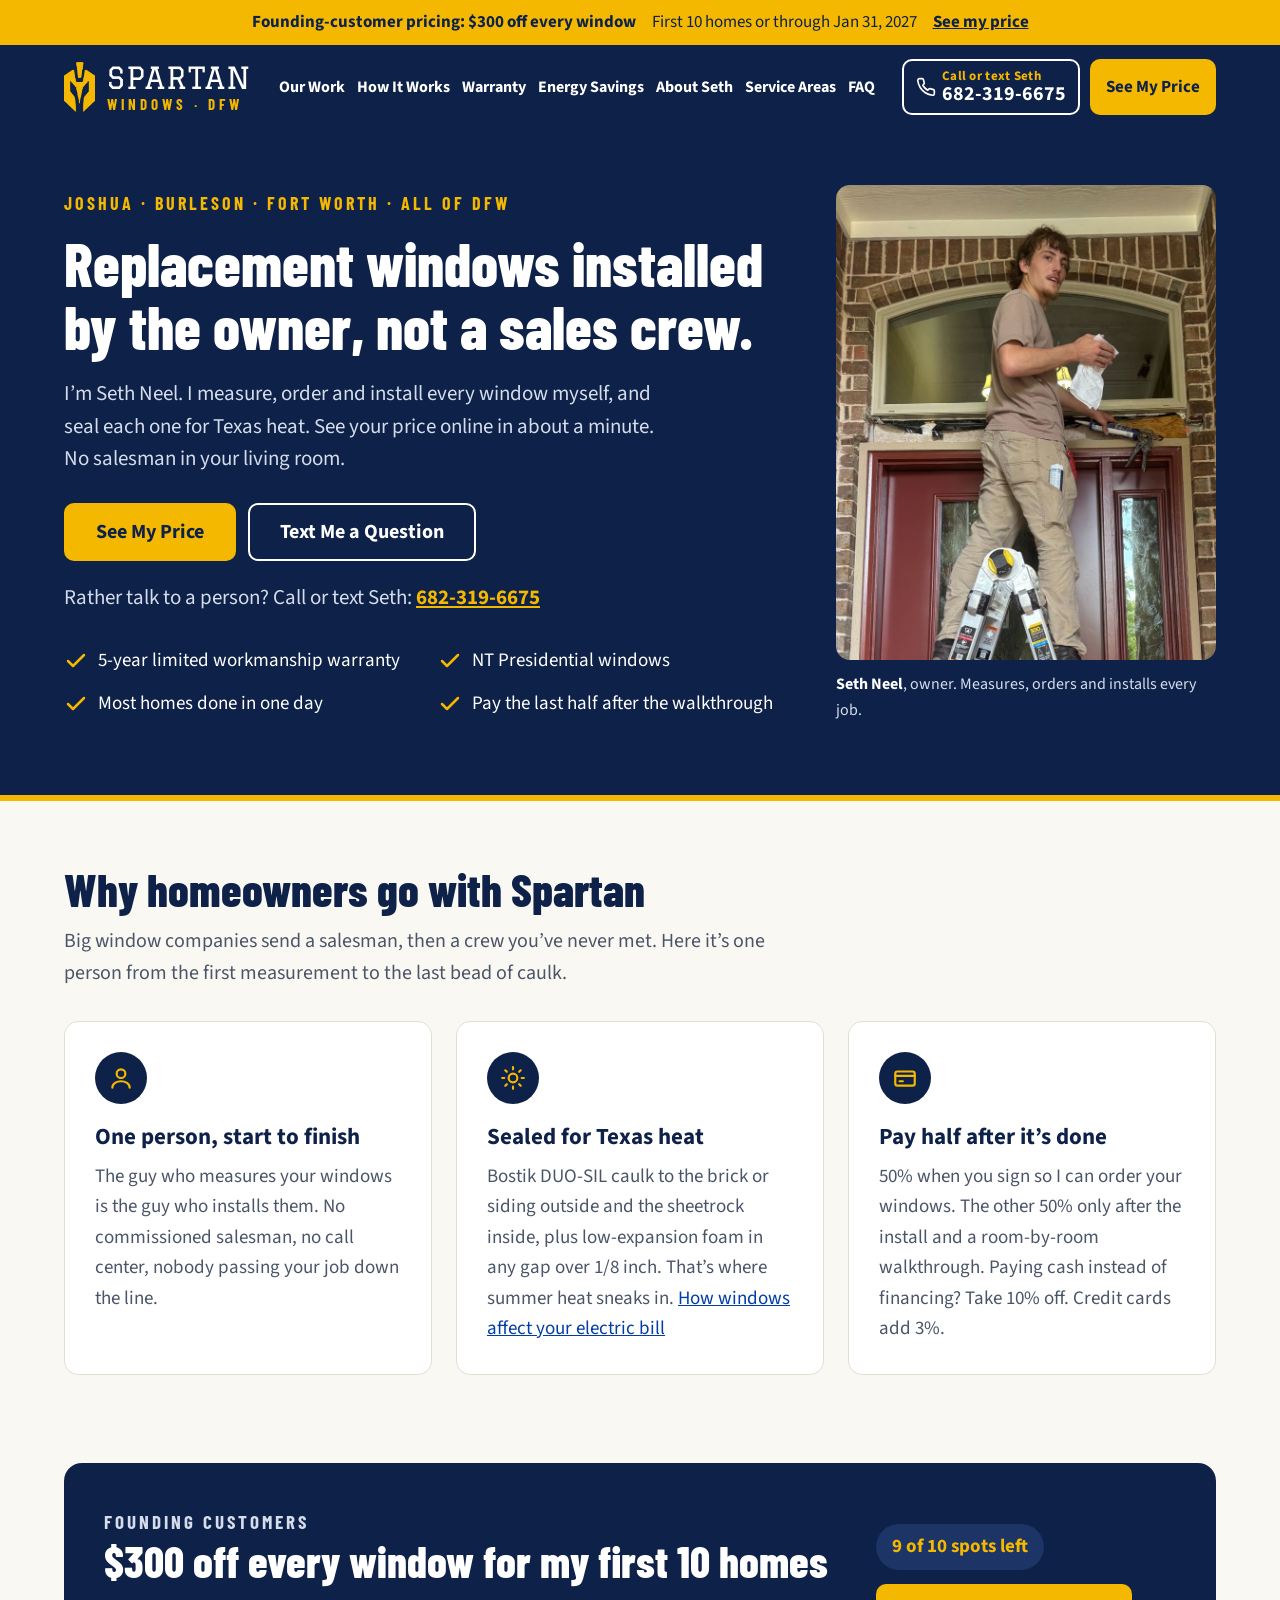
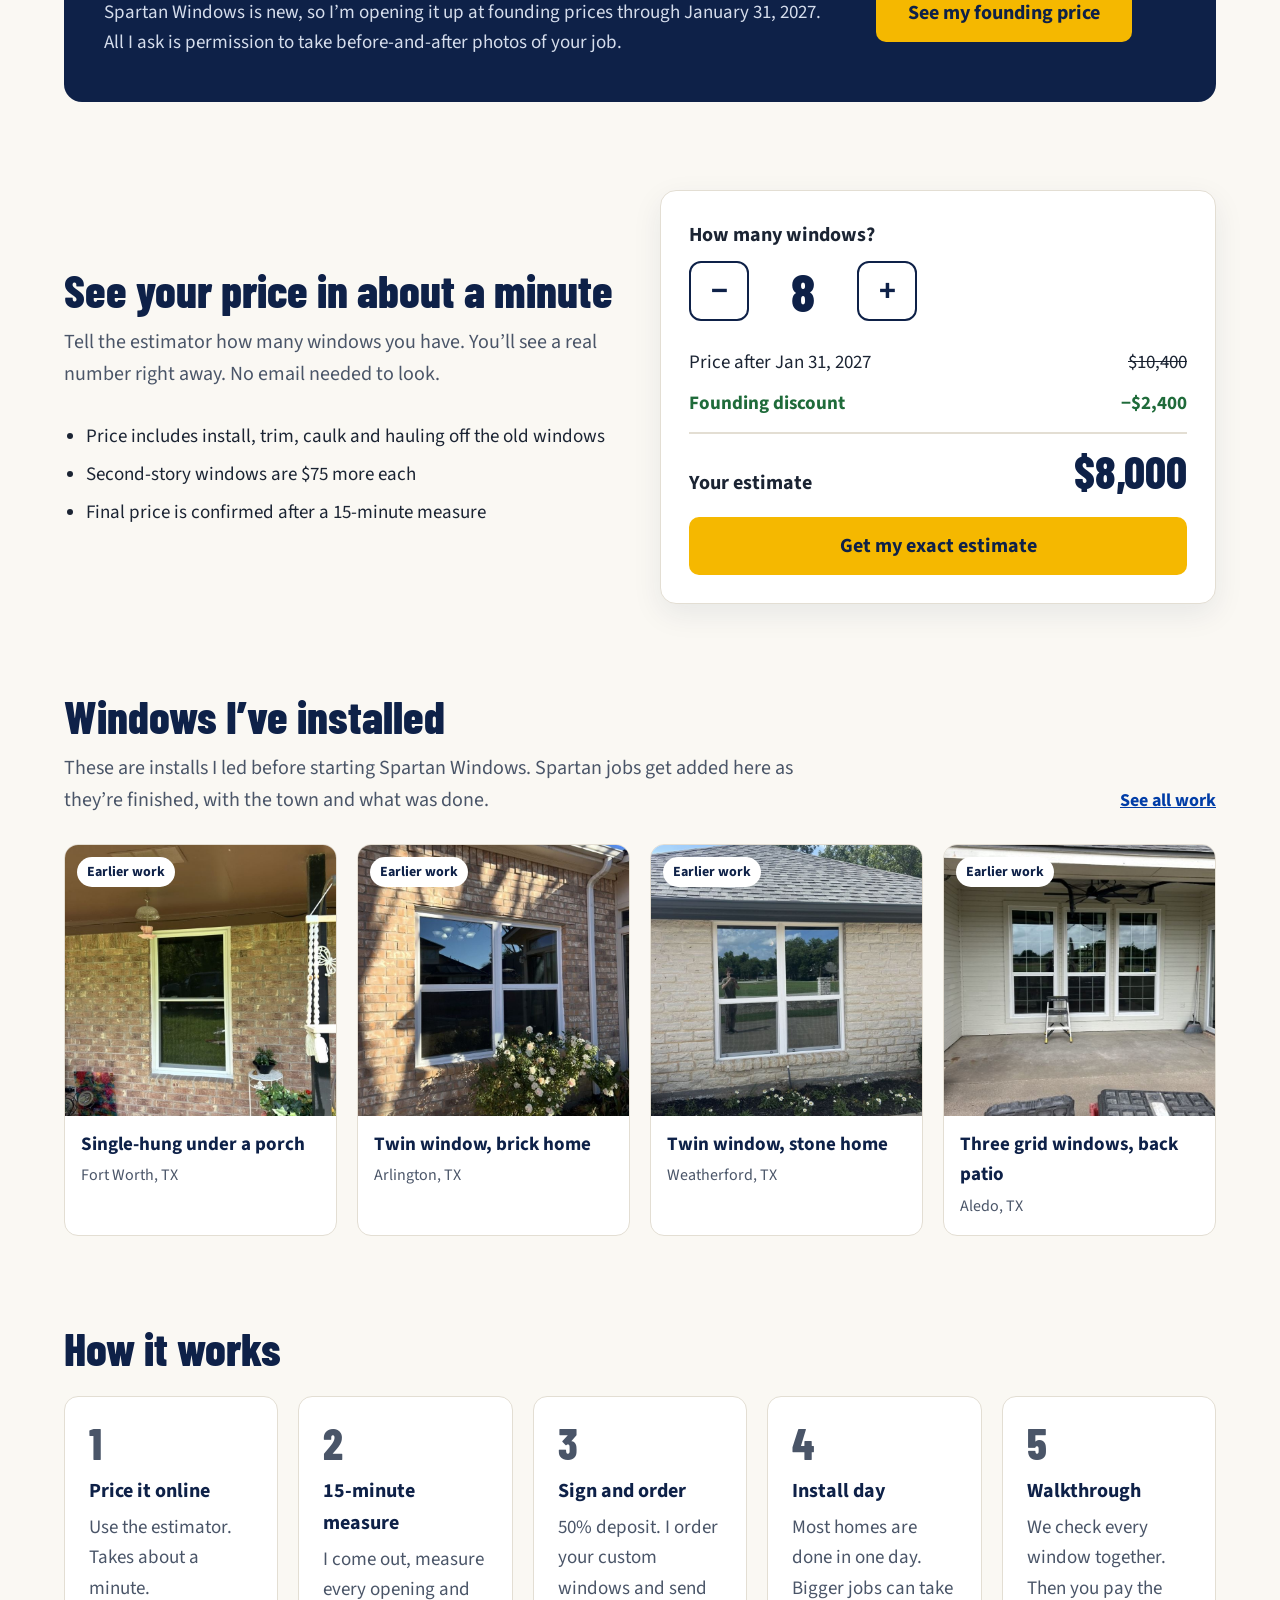
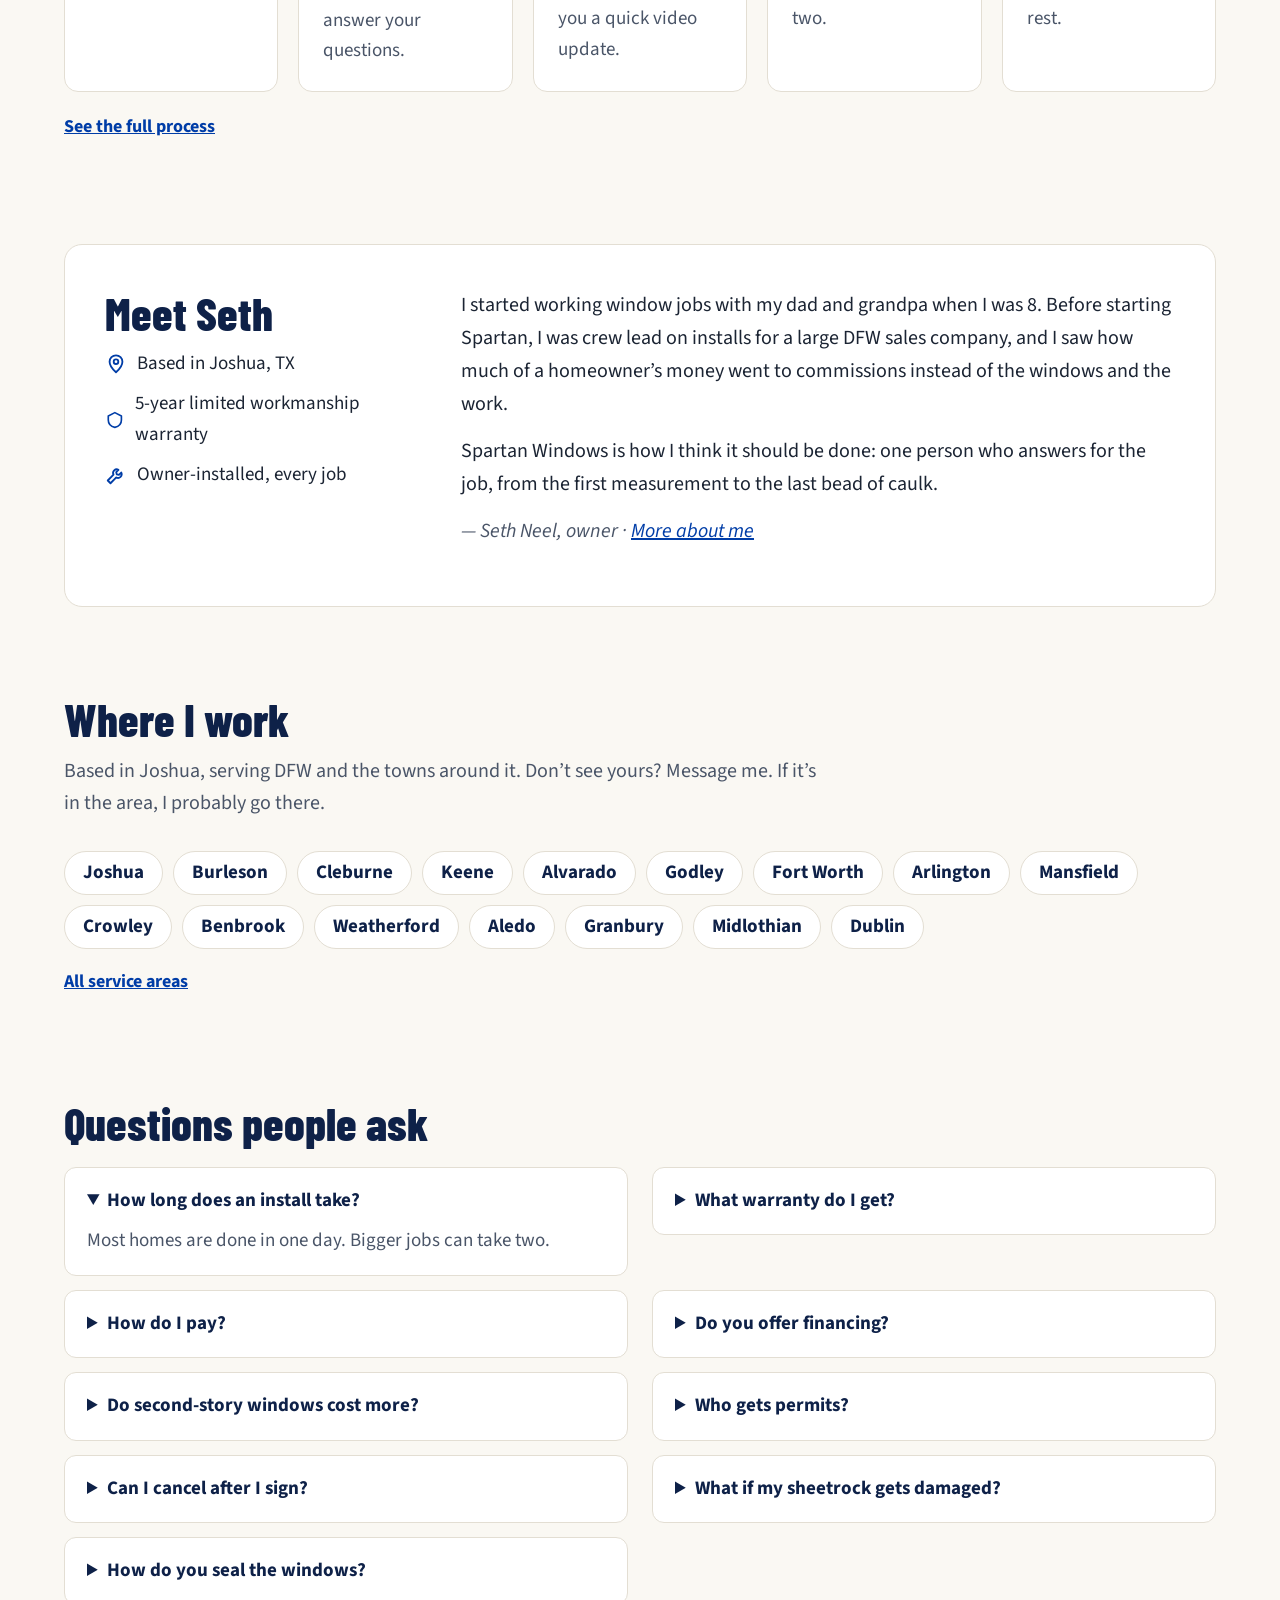
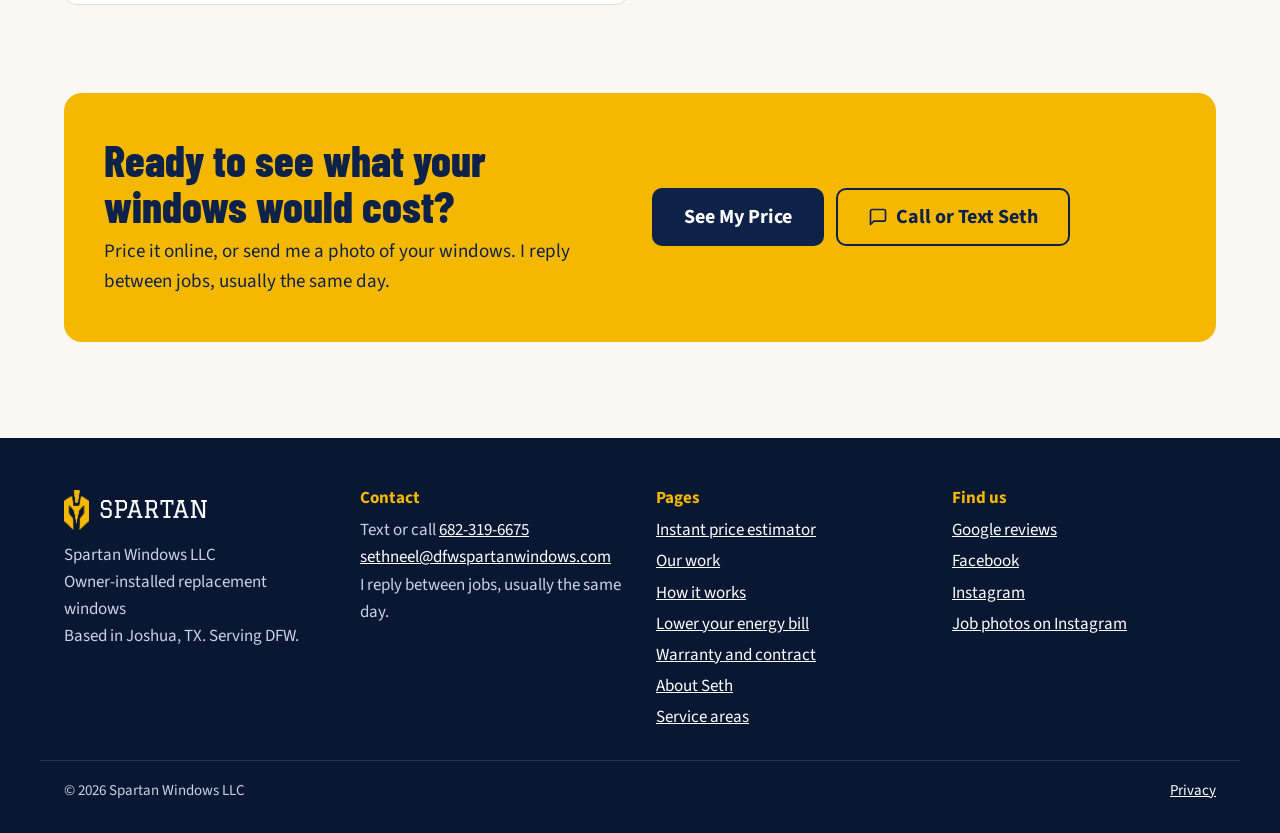
<file: index.html>
<!DOCTYPE html>
<html lang="en">
<head>
<!-- Google tag -->
<script async src="https://www.googletagmanager.com/gtm.js?id=GTM-5QS2S97G"></script>
<script>
  window.dataLayer = window.dataLayer || [];
  function gtag(){dataLayer.push(arguments);}
  gtag('js', new Date());
</script>
<!-- End Google tag -->
<meta charset="UTF-8">
<meta name="viewport" content="width=device-width, initial-scale=1.0">
<title>Replacement Windows in Joshua, Burleson &amp; Fort Worth | Spartan Windows</title>
<meta name="description" content="Owner-installed NT Presidential replacement windows in Joshua, Burleson, Fort Worth and DFW. No salesmen. See your price online in about a minute.">
<link rel="canonical" href="https://www.dfwspartanwindows.com/">
<meta property="og:title" content="Replacement Windows in Joshua, Burleson &amp; Fort Worth | Spartan Windows">
<meta property="og:description" content="Owner-installed NT Presidential replacement windows in Joshua, Burleson, Fort Worth and DFW. No salesmen. See your price online in about a minute.">
<meta property="og:image" content="https://www.dfwspartanwindows.com/banner.jpg">
<meta property="og:url" content="https://www.dfwspartanwindows.com/">
<meta property="og:type" content="website">
<meta property="og:site_name" content="Spartan Windows">
<meta name="theme-color" content="#0E2148">
<link rel="icon" href="favicon.ico" sizes="any">
<link rel="icon" type="image/png" href="img/favicon-32.png">
<link rel="apple-touch-icon" href="apple-touch-icon.png">
<link rel="preload" href="fonts/barlow-condensed-latin-800-normal.woff2" as="font" type="font/woff2" crossorigin>
<link rel="preload" href="fonts/source-sans-3-latin-400-normal.woff2" as="font" type="font/woff2" crossorigin>
<link rel="stylesheet" href="styles.css">
<!-- Meta Pixel -->
<script>
!function(f,b,e,v,n,t,s){if(f.fbq)return;n=f.fbq=function(){n.callMethod?n.callMethod.apply(n,arguments):n.queue.push(arguments)};if(!f._fbq)f._fbq=n;n.push=n;n.loaded=!0;n.version='2.0';n.queue=[];t=b.createElement(e);t.async=!0;t.src=v;s=b.getElementsByTagName(e)[0];s.parentNode.insertBefore(t,s)}(window,document,'script','https://connect.facebook.net/en_US/fbevents.js');
fbq('init', '2496650784477323');
fbq('track', 'PageView');
</script>
<noscript><img height="1" width="1" style="display:none" alt="" src="https://www.facebook.com/tr?id=2496650784477323&amp;ev=PageView&amp;noscript=1"></noscript>
<!-- End Meta Pixel -->
<script type="application/ld+json">
{
  "@context": "https://schema.org",
  "@type": "HomeAndConstructionBusiness",
  "@id": "https://www.dfwspartanwindows.com/#business",
  "name": "Spartan Windows",
  "legalName": "Spartan Windows LLC",
  "url": "https://www.dfwspartanwindows.com/",
  "logo": "https://www.dfwspartanwindows.com/img/icon-192.png",
  "image": "https://www.dfwspartanwindows.com/img/seth-neel-owner.jpg",
  "description": "Owner-installed NT Presidential replacement windows for homes in Joshua, Burleson, Fort Worth and the DFW area.",
  "email": "sethneel@dfwspartanwindows.com",
  "telephone": "+1-682-319-6675",
  "founder": {
    "@type": "Person",
    "name": "Seth Neel"
  },
  "address": {
    "@type": "PostalAddress",
    "addressLocality": "Joshua",
    "addressRegion": "TX",
    "postalCode": "76058",
    "addressCountry": "US"
  },
  "areaServed": [
    {
      "@type": "City",
      "name": "Joshua, TX"
    },
    {
      "@type": "City",
      "name": "Burleson, TX"
    },
    {
      "@type": "City",
      "name": "Cleburne, TX"
    },
    {
      "@type": "City",
      "name": "Keene, TX"
    },
    {
      "@type": "City",
      "name": "Alvarado, TX"
    },
    {
      "@type": "City",
      "name": "Godley, TX"
    },
    {
      "@type": "City",
      "name": "Fort Worth, TX"
    },
    {
      "@type": "City",
      "name": "Arlington, TX"
    },
    {
      "@type": "City",
      "name": "Mansfield, TX"
    },
    {
      "@type": "City",
      "name": "Crowley, TX"
    },
    {
      "@type": "City",
      "name": "Benbrook, TX"
    },
    {
      "@type": "City",
      "name": "Weatherford, TX"
    },
    {
      "@type": "City",
      "name": "Aledo, TX"
    },
    {
      "@type": "City",
      "name": "Granbury, TX"
    },
    {
      "@type": "City",
      "name": "Midlothian, TX"
    },
    {
      "@type": "City",
      "name": "Dublin, TX"
    }
  ],
  "sameAs": [
    "https://www.facebook.com/SpartanWindows",
    "https://www.instagram.com/spartan_windows/",
    "https://share.google/JTDkberm8uFBIQcvD"
  ]
}
</script>
</head>
<body>
<a class="skip-link" href="#main">Skip to content</a>

<a class="phone-strip" data-phone-link href="tel:+16823196675"><svg aria-hidden="true" width="22" height="22" viewBox="0 0 24 24" fill="none" stroke="currentColor" stroke-width="2" stroke-linecap="round" stroke-linejoin="round"><path d="M22 16.92v3a2 2 0 0 1-2.18 2 19.79 19.79 0 0 1-8.63-3.07 19.5 19.5 0 0 1-6-6 19.79 19.79 0 0 1-3.07-8.67A2 2 0 0 1 4.11 2h3a2 2 0 0 1 2 1.72 12.84 12.84 0 0 0 .7 2.81 2 2 0 0 1-.45 2.11L8.09 9.91a16 16 0 0 0 6 6l1.27-1.27a2 2 0 0 1 2.11-.45 12.84 12.84 0 0 0 2.81.7A2 2 0 0 1 22 16.92z"/></svg><span>Call or text Seth: <strong data-phone-text>682-319-6675</strong></span></a>

<div class="offer-bar" data-founding>
  <div class="wrap">
    <strong>Founding-customer pricing: $300 off every window</strong>
    <span>First 10 homes or through Jan 31, 2027</span>
    <a href="estimate.html">See my price</a>
  </div>
</div>

<header class="site-header">
  <div class="wrap">
    <a class="brand" href="/" aria-label="Spartan Windows home">
      <img src="img/helmet.png" alt="" width="106" height="169">
      <span class="brand-text"><span class="brand-word">SPARTAN</span><span class="brand-sub">WINDOWS &middot; DFW</span></span>
    </a>
    <button class="menu-btn" type="button" aria-expanded="false" aria-controls="site-nav"><svg aria-hidden="true" width="22" height="22" viewBox="0 0 24 24" fill="none" stroke="currentColor" stroke-width="2.2" stroke-linecap="round"><path d="M4 7h16M4 12h16M4 17h16"/></svg>Menu</button>
    <nav id="site-nav" class="nav" aria-label="Main">
      <ul>
<li><a href="work.html">Our Work</a></li>
<li><a href="process.html">How It Works</a></li>
<li><a href="resources.html">Warranty</a></li>
<li><a href="energy-savings.html">Energy Savings</a></li>
<li><a href="about.html">About Seth</a></li>
<li><a href="service-areas.html">Service Areas</a></li>
<li><a href="/#faq">FAQ</a></li>
      </ul>
    </nav>
    <div class="header-actions">
      <a class="btn btn-outline-light header-phone" data-contact-link data-text-label="{phone}" aria-label="Call or text Seth at 682-319-6675" href="tel:+16823196675"><svg aria-hidden="true" width="22" height="22" viewBox="0 0 24 24" fill="none" stroke="currentColor" stroke-width="2" stroke-linecap="round" stroke-linejoin="round"><path d="M22 16.92v3a2 2 0 0 1-2.18 2 19.79 19.79 0 0 1-8.63-3.07 19.5 19.5 0 0 1-6-6 19.79 19.79 0 0 1-3.07-8.67A2 2 0 0 1 4.11 2h3a2 2 0 0 1 2 1.72 12.84 12.84 0 0 0 .7 2.81 2 2 0 0 1-.45 2.11L8.09 9.91a16 16 0 0 0 6 6l1.27-1.27a2 2 0 0 1 2.11-.45 12.84 12.84 0 0 0 2.81.7A2 2 0 0 1 22 16.92z"/></svg><span class="header-phone-lines"><small>Call or text Seth</small><span data-contact-label>682-319-6675</span></span></a>
      <a class="btn btn-gold" href="estimate.html">See My Price</a>
    </div>
  </div>
</header>

<main id="main">

<section class="hero">
  <div class="wrap">
    <div class="hero-text">
      <p class="kicker">Joshua &middot; Burleson &middot; Fort Worth &middot; All of DFW</p>
      <h1>Replacement windows installed by the owner, not a sales crew.</h1>
      <p class="lead">I&rsquo;m Seth Neel. I measure, order and install every window myself, and seal each one for Texas heat. See your price online in about a minute. No salesman in your living room.</p>
      <div class="btn-row">
        <a class="btn btn-gold btn-lg" href="estimate.html">See My Price</a>
        <a class="btn btn-outline-light btn-lg" data-contact-link data-sms data-text-label="Text Me a Question" data-email-label="Email Me a Question" href="sms:+16823196675"><span data-contact-label>Text Me a Question</span></a>
      </div>
      <p class="hero-phone">Rather talk to a person? Call or text Seth: <a data-phone-link href="tel:+16823196675"><span data-phone-text>682-319-6675</span></a></p>
      <ul class="proof-list">
        <li><svg aria-hidden="true" width="24" height="24" viewBox="0 0 24 24" fill="none" stroke="#F5B800" stroke-width="2.5" stroke-linecap="round" stroke-linejoin="round"><path d="M20 6L9 17l-5-5"/></svg>5-year limited workmanship warranty</li>
        <li><svg aria-hidden="true" width="24" height="24" viewBox="0 0 24 24" fill="none" stroke="#F5B800" stroke-width="2.5" stroke-linecap="round" stroke-linejoin="round"><path d="M20 6L9 17l-5-5"/></svg>NT Presidential windows</li>
        <li><svg aria-hidden="true" width="24" height="24" viewBox="0 0 24 24" fill="none" stroke="#F5B800" stroke-width="2.5" stroke-linecap="round" stroke-linejoin="round"><path d="M20 6L9 17l-5-5"/></svg>Most homes done in one day</li>
        <li><svg aria-hidden="true" width="24" height="24" viewBox="0 0 24 24" fill="none" stroke="#F5B800" stroke-width="2.5" stroke-linecap="round" stroke-linejoin="round"><path d="M20 6L9 17l-5-5"/></svg>Pay the last half after the walkthrough</li>
      </ul>
    </div>
    <figure class="hero-photo">
      <img src="img/seth-neel-owner.jpg" alt="Seth Neel on a ladder caulking a transom window above a front door" width="800" height="1125">
      <figcaption><strong>Seth Neel</strong>, owner. Measures, orders and installs every job.</figcaption>
    </figure>
  </div>
</section>

<div class="wrap">

  <section class="section">
    <h2>Why homeowners go with Spartan</h2>
    <p class="section-intro">Big window companies send a salesman, then a crew you&rsquo;ve never met. Here it&rsquo;s one person from the first measurement to the last bead of caulk.</p>
    <div class="cards">
      <div class="card">
        <div class="icon-circle"><svg aria-hidden="true" width="26" height="26" viewBox="0 0 24 24" fill="none" stroke="#F5B800" stroke-width="2" stroke-linecap="round" stroke-linejoin="round"><circle cx="12" cy="8" r="4"/><path d="M4 21c0-4 4-6 8-6s8 2 8 6"/></svg></div>
        <h3>One person, start to finish</h3>
        <p>The guy who measures your windows is the guy who installs them. No commissioned salesman, no call center, nobody passing your job down the line.</p>
      </div>
      <div class="card">
        <div class="icon-circle"><svg aria-hidden="true" width="26" height="26" viewBox="0 0 24 24" fill="none" stroke="#F5B800" stroke-width="2" stroke-linecap="round" stroke-linejoin="round"><circle cx="12" cy="12" r="4"/><path d="M12 2v2M12 20v2M4.9 4.9l1.4 1.4M17.7 17.7l1.4 1.4M2 12h2M20 12h2M4.9 19.1l1.4-1.4M17.7 6.3l1.4-1.4"/></svg></div>
        <h3>Sealed for Texas heat</h3>
        <p>Bostik DUO-SIL caulk to the brick or siding outside and the sheetrock inside, plus low-expansion foam in any gap over 1/8 inch. That&rsquo;s where summer heat sneaks in. <a href="energy-savings.html">How windows affect your electric bill</a></p>
      </div>
      <div class="card">
        <div class="icon-circle"><svg aria-hidden="true" width="26" height="26" viewBox="0 0 24 24" fill="none" stroke="#F5B800" stroke-width="2" stroke-linecap="round" stroke-linejoin="round"><rect x="3" y="6" width="18" height="13" rx="2"/><path d="M3 10h18M7 15h3"/></svg></div>
        <h3>Pay half after it&rsquo;s done</h3>
        <p>50% when you sign so I can order your windows. The other 50% only after the install and a room-by-room walkthrough. Paying cash instead of financing? Take 10% off. Credit cards add 3%.</p>
      </div>
    </div>
  </section>

  <section class="section" data-founding>
    <div class="offer-box">
      <div>
        <p class="kicker">Founding customers</p>
        <h2>$300 off every window for my first 10 homes</h2>
        <p>Spartan Windows is new, so I&rsquo;m opening it up at founding prices through January 31, 2027. All I ask is permission to take before-and-after photos of your job.</p>
      </div>
      <div class="offer-side">
        <span class="pill"><span data-spots>9</span> of 10 spots left</span>
        <a class="btn btn-gold btn-lg" href="estimate.html">See my founding price</a>
      </div>
    </div>
  </section>

  <section class="section" id="quoteCalculator">
    <div class="split">
      <div>
        <h2>See your price in about a minute</h2>
        <p class="section-intro">Tell the estimator how many windows you have. You&rsquo;ll see a real number right away. No email needed to look.</p>
        <ul>
          <li>Price includes install, trim, caulk and hauling off the old windows</li>
          <li>Second-story windows are $75 more each</li>
          <li>Final price is confirmed after a 15-minute measure</li>
        </ul>
      </div>
      <div class="est-card" id="miniEstimator">
        <span class="est-label" id="miniLabel">How many windows?</span>
        <div class="stepper" role="group" aria-labelledby="miniLabel">
          <button type="button" data-minus aria-label="One fewer window">&minus;</button>
          <output data-n aria-live="polite">8</output>
          <button type="button" data-plus aria-label="One more window">+</button>
        </div>
        <div style="margin-top:22px">
          <div class="line strike" data-regular-row><span>Price after Jan 31, 2027</span><span data-regular>$10,400</span></div>
          <div class="line save" data-founding><span>Founding discount</span><span data-founding-amt>&minus;$2,400</span></div>
          <div class="total"><strong>Your estimate</strong><output data-total>$8,000</output></div>
        </div>
        <a class="btn btn-gold btn-lg btn-block" data-go href="estimate.html?n=8" style="margin-top:18px">Get my exact estimate</a>
      </div>
    </div>
  </section>

  <section class="section">
    <div class="section-head">
      <div>
        <h2>Windows I&rsquo;ve installed</h2>
        <p class="section-intro">These are installs I led before starting Spartan Windows. Spartan jobs get added here as they&rsquo;re finished, with the town and what was done.</p>
      </div>
      <a class="more-link" href="work.html">See all work</a>
    </div>
    <div class="gallery">
      <figure class="job">
        <a href="img/work-fort-worth-single-hung.jpg"><img src="img/work-fort-worth-single-hung.jpg" alt="White single-hung replacement window on a brick wall under a covered porch in Fort Worth" width="800" height="1064" loading="lazy"><span class="tag">Earlier work</span></a>
        <figcaption><strong>Single-hung under a porch</strong><span>Fort Worth, TX</span></figcaption>
      </figure>
      <figure class="job">
        <a href="img/work-arlington-twin-window.jpg"><img src="img/work-arlington-twin-window.jpg" alt="Twin white replacement windows on a brick home behind a rose bush in Arlington" width="800" height="1043" loading="lazy"><span class="tag">Earlier work</span></a>
        <figcaption><strong>Twin window, brick home</strong><span>Arlington, TX</span></figcaption>
      </figure>
      <figure class="job">
        <a href="img/work-weatherford-twin-window.jpg"><img src="img/work-weatherford-twin-window.jpg" alt="Twin white replacement window set in a limestone wall in Weatherford" width="800" height="1062" loading="lazy"><span class="tag">Earlier work</span></a>
        <figcaption><strong>Twin window, stone home</strong><span>Weatherford, TX</span></figcaption>
      </figure>
      <figure class="job">
        <a href="img/work-aledo-grid-windows.jpg"><img src="img/work-aledo-grid-windows.jpg" alt="Three white grid windows along a back patio wall in Aledo" width="960" height="707" loading="lazy"><span class="tag">Earlier work</span></a>
        <figcaption><strong>Three grid windows, back patio</strong><span>Aledo, TX</span></figcaption>
      </figure>
    </div>
  </section>

  <section class="section">
    <h2>How it works</h2>
    <ol class="steps" style="margin-top:24px">
      <li class="step"><span class="step-num">1</span><strong>Price it online</strong><span>Use the estimator. Takes about a minute.</span></li>
      <li class="step"><span class="step-num">2</span><strong>15-minute measure</strong><span>I come out, measure every opening and answer your questions.</span></li>
      <li class="step"><span class="step-num">3</span><strong>Sign and order</strong><span>50% deposit. I order your custom windows and send you a quick video update.</span></li>
      <li class="step"><span class="step-num">4</span><strong>Install day</strong><span>Most homes are done in one day. Bigger jobs can take two.</span></li>
      <li class="step"><span class="step-num">5</span><strong>Walkthrough</strong><span>We check every window together. Then you pay the rest.</span></li>
    </ol>
    <p style="margin-top:20px"><a class="more-link" href="process.html">See the full process</a></p>
  </section>

  <section class="section">
    <div class="about-box">
      <div class="about-facts">
        <h2>Meet Seth</h2>
        <ul>
          <li><svg aria-hidden="true" width="22" height="22" viewBox="0 0 24 24" fill="none" stroke="#003DA7" stroke-width="2" stroke-linecap="round" stroke-linejoin="round"><path d="M12 21s-7-6.2-7-11.5A7 7 0 0 1 19 9.5C19 14.8 12 21 12 21z"/><circle cx="12" cy="9.5" r="2.5"/></svg>Based in Joshua, TX</li>
          <li><svg aria-hidden="true" width="22" height="22" viewBox="0 0 24 24" fill="none" stroke="#003DA7" stroke-width="2" stroke-linecap="round" stroke-linejoin="round"><path d="M12 3l8 4v5c0 5-3.5 8-8 9-4.5-1-8-4-8-9V7z"/></svg>5-year limited workmanship warranty</li>
          <li><svg aria-hidden="true" width="22" height="22" viewBox="0 0 24 24" fill="none" stroke="#003DA7" stroke-width="2" stroke-linecap="round" stroke-linejoin="round"><path d="M14.7 6.3a4 4 0 0 0-5.4 5.4L3 18l3 3 6.3-6.3a4 4 0 0 0 5.4-5.4l-2.5 2.5-2.4-.6-.6-2.4z"/></svg>Owner-installed, every job</li>
        </ul>
      </div>
      <div class="about-story">
        <p>I started working window jobs with my dad and grandpa when I was 8. Before starting Spartan, I was crew lead on installs for a large DFW sales company, and I saw how much of a homeowner&rsquo;s money went to commissions instead of the windows and the work.</p>
        <p>Spartan Windows is how I think it should be done: one person who answers for the job, from the first measurement to the last bead of caulk.</p>
        <p class="signoff">&mdash; Seth Neel, owner &middot; <a href="about.html">More about me</a></p>
      </div>
    </div>
  </section>

  <!-- REVIEWS: once you have Google reviews, uncomment this section and paste them in.
  <section class="section">
    <div class="section-head">
      <div><h2>What customers say</h2><p class="section-intro">Real reviews from Google.</p></div>
      <a class="more-link" data-reviews-link href="/" hidden>Read reviews on Google</a>
    </div>
    <div class="review-slots">
      <blockquote class="card"><p>"Review text here."</p><p><strong>First name + last initial</strong>, Town</p></blockquote>
    </div>
  </section>
  -->

  <section class="section" id="areas">
    <h2>Where I work</h2>
    <p class="section-intro">Based in Joshua, serving DFW and the towns around it. Don&rsquo;t see yours? Message me. If it&rsquo;s in the area, I probably go there.</p>
    <ul class="chips">
      <li>Joshua</li>
      <li>Burleson</li>
      <li>Cleburne</li>
      <li>Keene</li>
      <li>Alvarado</li>
      <li>Godley</li>
      <li>Fort Worth</li>
      <li>Arlington</li>
      <li>Mansfield</li>
      <li>Crowley</li>
      <li>Benbrook</li>
      <li>Weatherford</li>
      <li>Aledo</li>
      <li>Granbury</li>
      <li>Midlothian</li>
      <li>Dublin</li>
    </ul>
    <p style="margin-top:18px"><a class="more-link" href="service-areas.html">All service areas</a></p>
  </section>

  <section class="section" id="faq">
    <h2>Questions people ask</h2>
    <div class="faq-grid" style="margin-top:20px">
      <details open><summary>How long does an install take?</summary><p>Most homes are done in one day. Bigger jobs can take two.</p></details>
      <details><summary>What warranty do I get?</summary><p>A 5-year limited workmanship warranty from me (the caulking is covered for 1 year), plus NT Window’s manufacturer warranty on the windows themselves. <a href="resources.html">Read the full warranty</a>.</p></details>
      <details><summary>How do I pay?</summary><p>50% when you sign, so I can order your windows. The other 50% after the install and a room-by-room walkthrough. Take 10% off if you pay cash or check instead of financing. Paying by credit card adds a 3% surcharge. No surcharge on debit cards, bank transfer, check or Zelle.</p></details>
      <details><summary>Do you offer financing?</summary><p>Yes, financing is available, subject to credit approval. Ask me about it at your measure.</p></details>
      <details><summary>Do second-story windows cost more?</summary><p>$75 more per upstairs window. The estimator adds it for you.</p></details>
      <details><summary>Who gets permits?</summary><p>Some cities require a permit to replace windows. Before your install, I’ll tell you if yours does and who pulls it. Where the city requires a registered contractor, I get it. Where the homeowner can pull it, I’ll tell you exactly what to ask for. HOA approval is up to the homeowner.</p></details>
      <details><summary>Can I cancel after I sign?</summary><p>Yes. If you sign at your home, you have three business days to cancel for any reason and get your deposit back.</p></details>
      <details><summary>What if my sheetrock gets damaged?</summary><p>If I damage it during the install, I repair and paint it. Damage or rot that was already there isn’t covered.</p></details>
      <details><summary>How do you seal the windows?</summary><p>Bostik DUO-SIL caulk to the brick, siding or trim outside and the sheetrock inside. Low-expansion spray foam goes in any gap over 1/8 inch.</p></details>
    </div>
  </section>

  <section class="section">
    <div class="cta-band">
      <div>
        <h2>Ready to see what your windows would cost?</h2>
        <p>Price it online, or send me a photo of your windows. I reply between jobs, usually the same day.</p>
      </div>
      <div class="btn-row">
        <a class="btn btn-navy btn-lg" href="estimate.html">See My Price</a>
        <a class="btn btn-outline-dark btn-lg" data-contact-link href="tel:+16823196675"><svg aria-hidden="true" width="20" height="20" viewBox="0 0 24 24" fill="none" stroke="currentColor" stroke-width="2" stroke-linecap="round" stroke-linejoin="round"><path d="M21 15a2 2 0 0 1-2 2H7l-4 4V5a2 2 0 0 1 2-2h14a2 2 0 0 1 2 2z"/></svg><span data-contact-label>Call or Text Seth</span></a>
      </div>
    </div>
  </section>

</div>
</main>

<footer class="site-footer">
  <div class="wrap footer-grid">
    <div>
      <div class="footer-brand"><img src="img/helmet.png" alt="" width="25" height="40"><span>SPARTAN</span></div>
      <p>Spartan Windows LLC<br>Owner-installed replacement windows<br>Based in Joshua, TX. Serving DFW.</p>
    </div>
    <div>
      <h2>Contact</h2>
      <p><span data-needs-phone>Text or call <a data-phone-link href="tel:+16823196675"><span data-phone-text>682-319-6675</span></a><br></span>
      <a href="mailto:sethneel@dfwspartanwindows.com">sethneel@dfwspartanwindows.com</a><br>I reply between jobs, usually the same day.</p>
    </div>
    <div>
      <h2>Pages</h2>
      <ul class="footer-links">
        <li><a href="estimate.html">Instant price estimator</a></li>
        <li><a href="work.html">Our work</a></li>
        <li><a href="process.html">How it works</a></li>
        <li><a href="energy-savings.html">Lower your energy bill</a></li>
        <li><a href="resources.html">Warranty and contract</a></li>
        <li><a href="about.html">About Seth</a></li>
        <li><a href="service-areas.html">Service areas</a></li>
      </ul>
    </div>
    <div>
      <h2>Find us</h2>
      <ul class="footer-links">
        <li><a data-reviews-link href="/" hidden>Google reviews</a></li>
        <li><a href="https://www.facebook.com/SpartanWindows">Facebook</a></li>
        <li><a href="https://www.instagram.com/spartan_windows/">Instagram</a></li>
        <li><a href="https://www.instagram.com/spartan_windows_gallery/">Job photos on Instagram</a></li>
      </ul>
    </div>
  </div>
  <div class="wrap footer-bottom"><span>&copy; <span data-year>2026</span> Spartan Windows LLC</span><a href="privacy.html">Privacy</a></div>
</footer>

<div class="mobile-bar">
  <a class="btn btn-outline-dark mobile-call" data-contact-link data-text-label="{phone}" aria-label="Call or text Seth at 682-319-6675" href="tel:+16823196675"><svg aria-hidden="true" width="22" height="22" viewBox="0 0 24 24" fill="none" stroke="currentColor" stroke-width="2" stroke-linecap="round" stroke-linejoin="round"><path d="M22 16.92v3a2 2 0 0 1-2.18 2 19.79 19.79 0 0 1-8.63-3.07 19.5 19.5 0 0 1-6-6 19.79 19.79 0 0 1-3.07-8.67A2 2 0 0 1 4.11 2h3a2 2 0 0 1 2 1.72 12.84 12.84 0 0 0 .7 2.81 2 2 0 0 1-.45 2.11L8.09 9.91a16 16 0 0 0 6 6l1.27-1.27a2 2 0 0 1 2.11-.45 12.84 12.84 0 0 0 2.81.7A2 2 0 0 1 22 16.92z"/></svg><span data-contact-label>682-319-6675</span></a>
  <a class="btn btn-gold" href="estimate.html">See My Price</a>
</div>

<script src="script.js"></script>
</body>
</html>
</file>
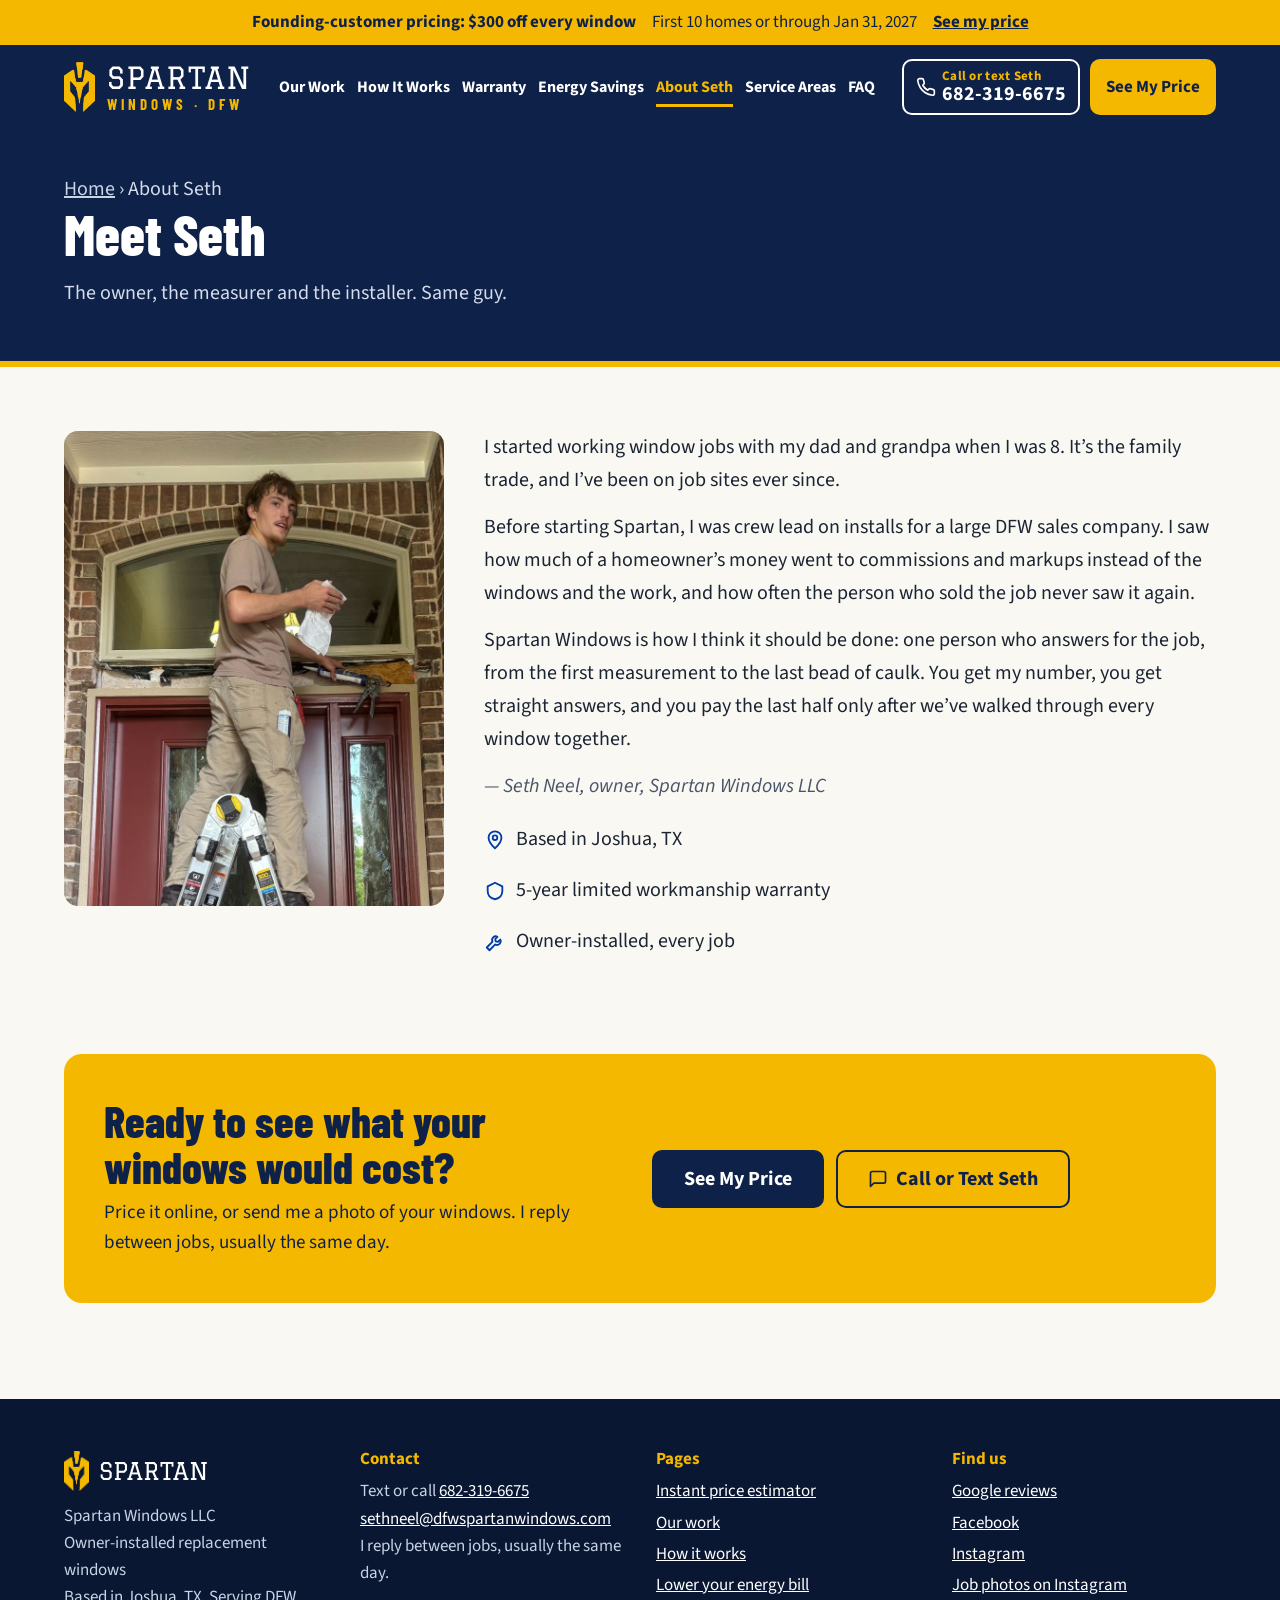
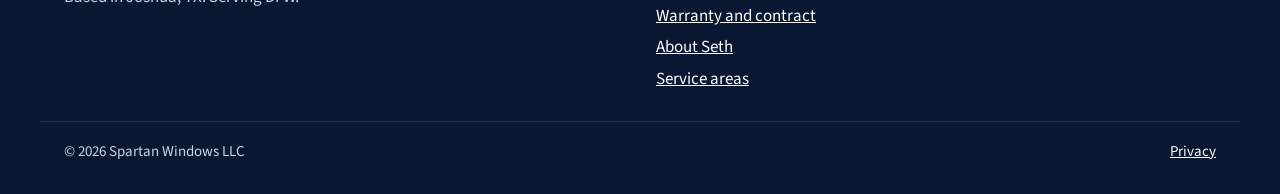
<file: about.html>
<!DOCTYPE html>
<html lang="en">
<head>
<!-- Google tag -->
<script async src="https://www.googletagmanager.com/gtm.js?id=GTM-5QS2S97G"></script>
<script>
  window.dataLayer = window.dataLayer || [];
  function gtag(){dataLayer.push(arguments);}
  gtag('js', new Date());
</script>
<!-- End Google tag -->
<meta charset="UTF-8">
<meta name="viewport" content="width=device-width, initial-scale=1.0">
<title>About Seth Neel, Owner &amp; Installer | Spartan Windows</title>
<meta name="description" content="Meet Seth Neel, owner of Spartan Windows in Joshua, TX. He measures, orders and installs every window himself.">
<link rel="canonical" href="https://www.dfwspartanwindows.com/about.html">
<meta property="og:title" content="About Seth Neel, Owner &amp; Installer | Spartan Windows">
<meta property="og:description" content="Meet Seth Neel, owner of Spartan Windows in Joshua, TX. He measures, orders and installs every window himself.">
<meta property="og:image" content="https://www.dfwspartanwindows.com/banner.jpg">
<meta property="og:url" content="https://www.dfwspartanwindows.com/about.html">
<meta property="og:type" content="website">
<meta property="og:site_name" content="Spartan Windows">
<meta name="theme-color" content="#0E2148">
<link rel="icon" href="favicon.ico" sizes="any">
<link rel="icon" type="image/png" href="img/favicon-32.png">
<link rel="apple-touch-icon" href="apple-touch-icon.png">
<link rel="preload" href="fonts/barlow-condensed-latin-800-normal.woff2" as="font" type="font/woff2" crossorigin>
<link rel="preload" href="fonts/source-sans-3-latin-400-normal.woff2" as="font" type="font/woff2" crossorigin>
<link rel="stylesheet" href="styles.css">
<!-- Meta Pixel -->
<script>
!function(f,b,e,v,n,t,s){if(f.fbq)return;n=f.fbq=function(){n.callMethod?n.callMethod.apply(n,arguments):n.queue.push(arguments)};if(!f._fbq)f._fbq=n;n.push=n;n.loaded=!0;n.version='2.0';n.queue=[];t=b.createElement(e);t.async=!0;t.src=v;s=b.getElementsByTagName(e)[0];s.parentNode.insertBefore(t,s)}(window,document,'script','https://connect.facebook.net/en_US/fbevents.js');
fbq('init', '2496650784477323');
fbq('track', 'PageView');
</script>
<noscript><img height="1" width="1" style="display:none" alt="" src="https://www.facebook.com/tr?id=2496650784477323&amp;ev=PageView&amp;noscript=1"></noscript>
<!-- End Meta Pixel -->
</head>
<body>
<a class="skip-link" href="#main">Skip to content</a>

<a class="phone-strip" data-phone-link href="tel:+16823196675"><svg aria-hidden="true" width="22" height="22" viewBox="0 0 24 24" fill="none" stroke="currentColor" stroke-width="2" stroke-linecap="round" stroke-linejoin="round"><path d="M22 16.92v3a2 2 0 0 1-2.18 2 19.79 19.79 0 0 1-8.63-3.07 19.5 19.5 0 0 1-6-6 19.79 19.79 0 0 1-3.07-8.67A2 2 0 0 1 4.11 2h3a2 2 0 0 1 2 1.72 12.84 12.84 0 0 0 .7 2.81 2 2 0 0 1-.45 2.11L8.09 9.91a16 16 0 0 0 6 6l1.27-1.27a2 2 0 0 1 2.11-.45 12.84 12.84 0 0 0 2.81.7A2 2 0 0 1 22 16.92z"/></svg><span>Call or text Seth: <strong data-phone-text>682-319-6675</strong></span></a>

<div class="offer-bar" data-founding>
  <div class="wrap">
    <strong>Founding-customer pricing: $300 off every window</strong>
    <span>First 10 homes or through Jan 31, 2027</span>
    <a href="estimate.html">See my price</a>
  </div>
</div>

<header class="site-header">
  <div class="wrap">
    <a class="brand" href="/" aria-label="Spartan Windows home">
      <img src="img/helmet.png" alt="" width="106" height="169">
      <span class="brand-text"><span class="brand-word">SPARTAN</span><span class="brand-sub">WINDOWS &middot; DFW</span></span>
    </a>
    <button class="menu-btn" type="button" aria-expanded="false" aria-controls="site-nav"><svg aria-hidden="true" width="22" height="22" viewBox="0 0 24 24" fill="none" stroke="currentColor" stroke-width="2.2" stroke-linecap="round"><path d="M4 7h16M4 12h16M4 17h16"/></svg>Menu</button>
    <nav id="site-nav" class="nav" aria-label="Main">
      <ul>
<li><a href="work.html">Our Work</a></li>
<li><a href="process.html">How It Works</a></li>
<li><a href="resources.html">Warranty</a></li>
<li><a href="energy-savings.html">Energy Savings</a></li>
<li><a href="about.html" aria-current="page">About Seth</a></li>
<li><a href="service-areas.html">Service Areas</a></li>
<li><a href="/#faq">FAQ</a></li>
      </ul>
    </nav>
    <div class="header-actions">
      <a class="btn btn-outline-light header-phone" data-contact-link data-text-label="{phone}" aria-label="Call or text Seth at 682-319-6675" href="tel:+16823196675"><svg aria-hidden="true" width="22" height="22" viewBox="0 0 24 24" fill="none" stroke="currentColor" stroke-width="2" stroke-linecap="round" stroke-linejoin="round"><path d="M22 16.92v3a2 2 0 0 1-2.18 2 19.79 19.79 0 0 1-8.63-3.07 19.5 19.5 0 0 1-6-6 19.79 19.79 0 0 1-3.07-8.67A2 2 0 0 1 4.11 2h3a2 2 0 0 1 2 1.72 12.84 12.84 0 0 0 .7 2.81 2 2 0 0 1-.45 2.11L8.09 9.91a16 16 0 0 0 6 6l1.27-1.27a2 2 0 0 1 2.11-.45 12.84 12.84 0 0 0 2.81.7A2 2 0 0 1 22 16.92z"/></svg><span class="header-phone-lines"><small>Call or text Seth</small><span data-contact-label>682-319-6675</span></span></a>
      <a class="btn btn-gold" href="estimate.html">See My Price</a>
    </div>
  </div>
</header>

<section class="page-hero">
  <div class="wrap">
    <p class="crumbs"><a href="/">Home</a> &rsaquo; About Seth</p>
    <h1>Meet Seth</h1>
    <p>The owner, the measurer and the installer. Same guy.</p>
  </div>
</section>

<main id="main">
<div class="wrap">
  <section class="section">
    <div class="split" style="align-items:flex-start">
      <figure class="hero-photo" style="flex:0 1 380px">
        <img src="img/seth-neel-owner.jpg" alt="Seth Neel caulking a transom window above a front door" width="800" height="1125">
      </figure>
      <div class="prose about-story">
        <p>I started working window jobs with my dad and grandpa when I was 8. It&rsquo;s the family trade, and I&rsquo;ve been on job sites ever since.</p>
        <p>Before starting Spartan, I was crew lead on installs for a large DFW sales company. I saw how much of a homeowner&rsquo;s money went to commissions and markups instead of the windows and the work, and how often the person who sold the job never saw it again.</p>
        <p>Spartan Windows is how I think it should be done: one person who answers for the job, from the first measurement to the last bead of caulk. You get my number, you get straight answers, and you pay the last half only after we&rsquo;ve walked through every window together.</p>
        <p class="signoff">&mdash; Seth Neel, owner, Spartan Windows LLC</p>
        <ul class="about-facts" style="list-style:none;padding:0;display:flex;flex-direction:column;gap:10px;margin-top:20px">
          <li style="display:flex;gap:10px;align-items:center"><svg aria-hidden="true" width="22" height="22" viewBox="0 0 24 24" fill="none" stroke="#003DA7" stroke-width="2" stroke-linecap="round" stroke-linejoin="round"><path d="M12 21s-7-6.2-7-11.5A7 7 0 0 1 19 9.5C19 14.8 12 21 12 21z"/><circle cx="12" cy="9.5" r="2.5"/></svg>Based in Joshua, TX</li>
          <li style="display:flex;gap:10px;align-items:center"><svg aria-hidden="true" width="22" height="22" viewBox="0 0 24 24" fill="none" stroke="#003DA7" stroke-width="2" stroke-linecap="round" stroke-linejoin="round"><path d="M12 3l8 4v5c0 5-3.5 8-8 9-4.5-1-8-4-8-9V7z"/></svg>5-year limited workmanship warranty</li>
          <li style="display:flex;gap:10px;align-items:center"><svg aria-hidden="true" width="22" height="22" viewBox="0 0 24 24" fill="none" stroke="#003DA7" stroke-width="2" stroke-linecap="round" stroke-linejoin="round"><path d="M14.7 6.3a4 4 0 0 0-5.4 5.4L3 18l3 3 6.3-6.3a4 4 0 0 0 5.4-5.4l-2.5 2.5-2.4-.6-.6-2.4z"/></svg>Owner-installed, every job</li>
        </ul>
      </div>
    </div>
  </section>

  <section class="section">
    <div class="cta-band">
      <div>
        <h2>Ready to see what your windows would cost?</h2>
        <p>Price it online, or send me a photo of your windows. I reply between jobs, usually the same day.</p>
      </div>
      <div class="btn-row">
        <a class="btn btn-navy btn-lg" href="estimate.html">See My Price</a>
        <a class="btn btn-outline-dark btn-lg" data-contact-link href="tel:+16823196675"><svg aria-hidden="true" width="20" height="20" viewBox="0 0 24 24" fill="none" stroke="currentColor" stroke-width="2" stroke-linecap="round" stroke-linejoin="round"><path d="M21 15a2 2 0 0 1-2 2H7l-4 4V5a2 2 0 0 1 2-2h14a2 2 0 0 1 2 2z"/></svg><span data-contact-label>Call or Text Seth</span></a>
      </div>
    </div>
  </section>

</div>
</main>

<footer class="site-footer">
  <div class="wrap footer-grid">
    <div>
      <div class="footer-brand"><img src="img/helmet.png" alt="" width="25" height="40"><span>SPARTAN</span></div>
      <p>Spartan Windows LLC<br>Owner-installed replacement windows<br>Based in Joshua, TX. Serving DFW.</p>
    </div>
    <div>
      <h2>Contact</h2>
      <p><span data-needs-phone>Text or call <a data-phone-link href="tel:+16823196675"><span data-phone-text>682-319-6675</span></a><br></span>
      <a href="mailto:sethneel@dfwspartanwindows.com">sethneel@dfwspartanwindows.com</a><br>I reply between jobs, usually the same day.</p>
    </div>
    <div>
      <h2>Pages</h2>
      <ul class="footer-links">
        <li><a href="estimate.html">Instant price estimator</a></li>
        <li><a href="work.html">Our work</a></li>
        <li><a href="process.html">How it works</a></li>
        <li><a href="energy-savings.html">Lower your energy bill</a></li>
        <li><a href="resources.html">Warranty and contract</a></li>
        <li><a href="about.html">About Seth</a></li>
        <li><a href="service-areas.html">Service areas</a></li>
      </ul>
    </div>
    <div>
      <h2>Find us</h2>
      <ul class="footer-links">
        <li><a data-reviews-link href="/" hidden>Google reviews</a></li>
        <li><a href="https://www.facebook.com/SpartanWindows">Facebook</a></li>
        <li><a href="https://www.instagram.com/spartan_windows/">Instagram</a></li>
        <li><a href="https://www.instagram.com/spartan_windows_gallery/">Job photos on Instagram</a></li>
      </ul>
    </div>
  </div>
  <div class="wrap footer-bottom"><span>&copy; <span data-year>2026</span> Spartan Windows LLC</span><a href="privacy.html">Privacy</a></div>
</footer>

<div class="mobile-bar">
  <a class="btn btn-outline-dark mobile-call" data-contact-link data-text-label="{phone}" aria-label="Call or text Seth at 682-319-6675" href="tel:+16823196675"><svg aria-hidden="true" width="22" height="22" viewBox="0 0 24 24" fill="none" stroke="currentColor" stroke-width="2" stroke-linecap="round" stroke-linejoin="round"><path d="M22 16.92v3a2 2 0 0 1-2.18 2 19.79 19.79 0 0 1-8.63-3.07 19.5 19.5 0 0 1-6-6 19.79 19.79 0 0 1-3.07-8.67A2 2 0 0 1 4.11 2h3a2 2 0 0 1 2 1.72 12.84 12.84 0 0 0 .7 2.81 2 2 0 0 1-.45 2.11L8.09 9.91a16 16 0 0 0 6 6l1.27-1.27a2 2 0 0 1 2.11-.45 12.84 12.84 0 0 0 2.81.7A2 2 0 0 1 22 16.92z"/></svg><span data-contact-label>682-319-6675</span></a>
  <a class="btn btn-gold" href="estimate.html">See My Price</a>
</div>

<script src="script.js"></script>
</body>
</html>
</file>
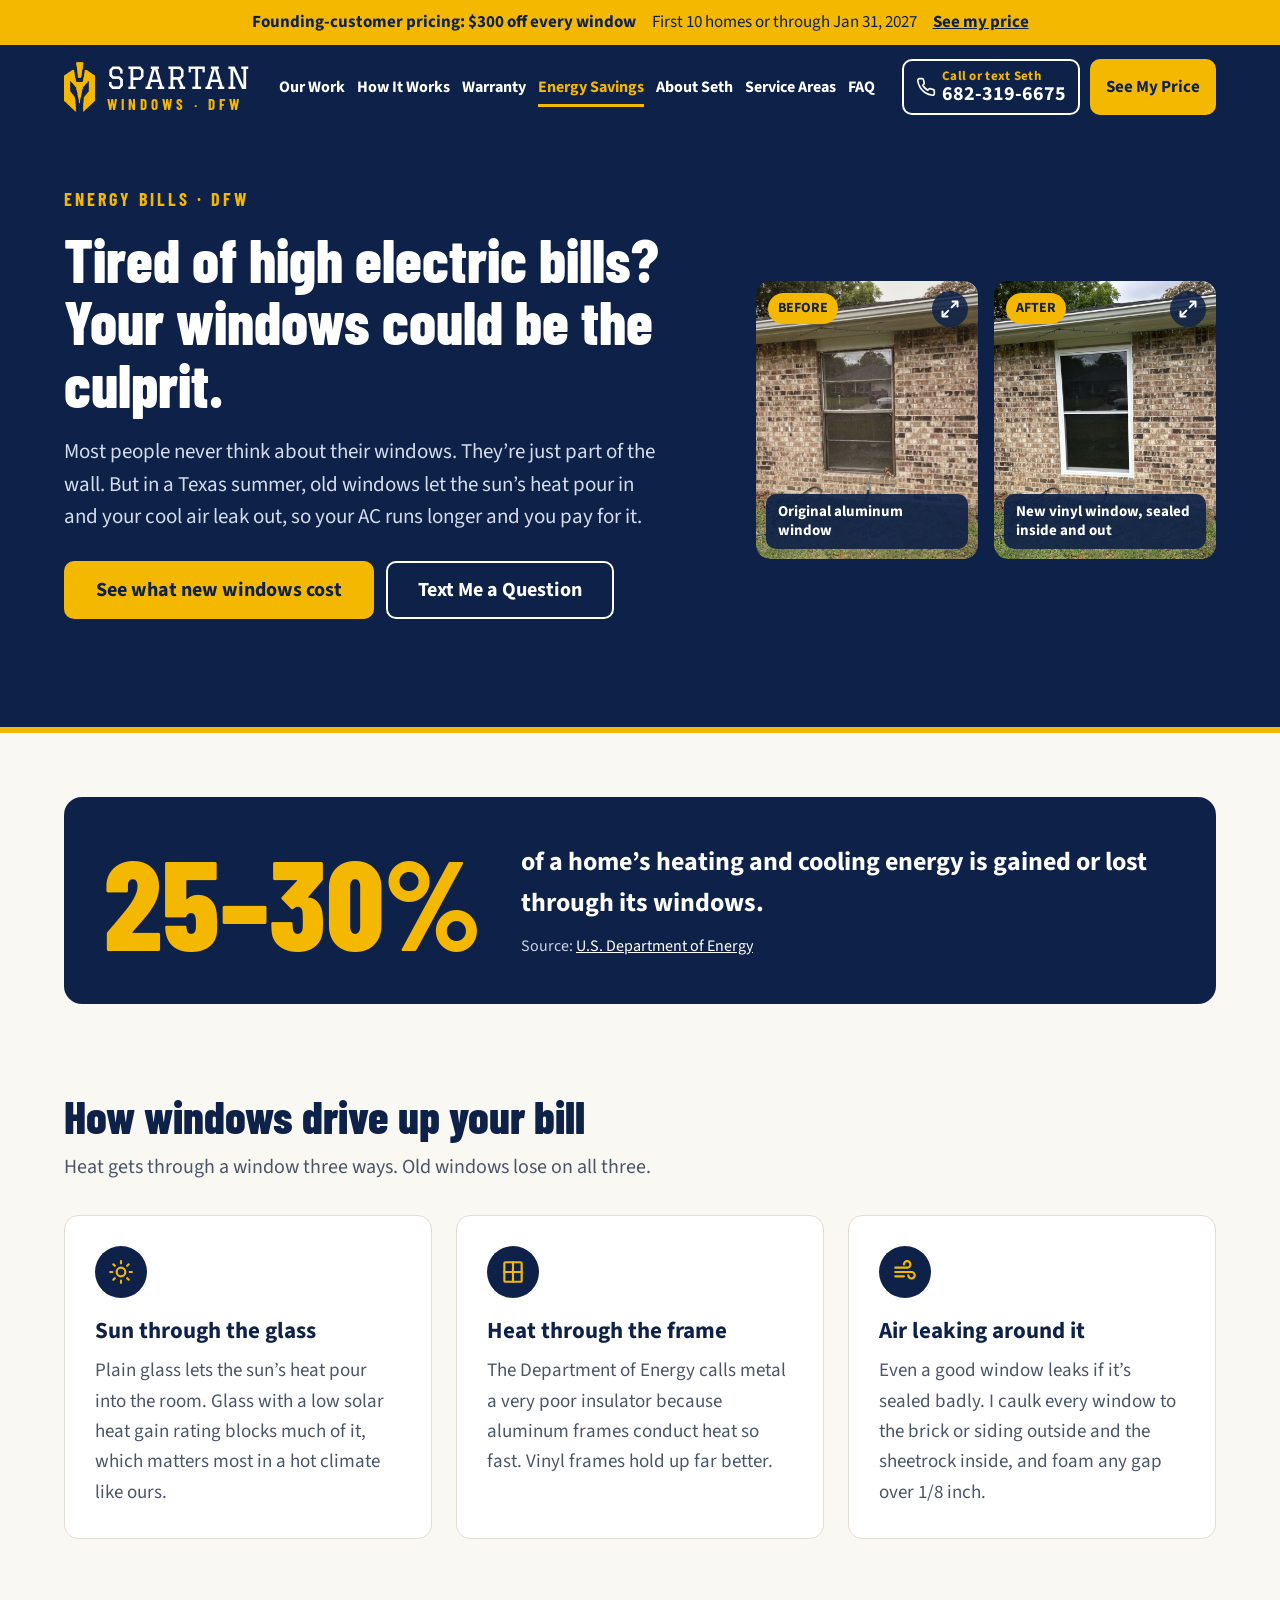
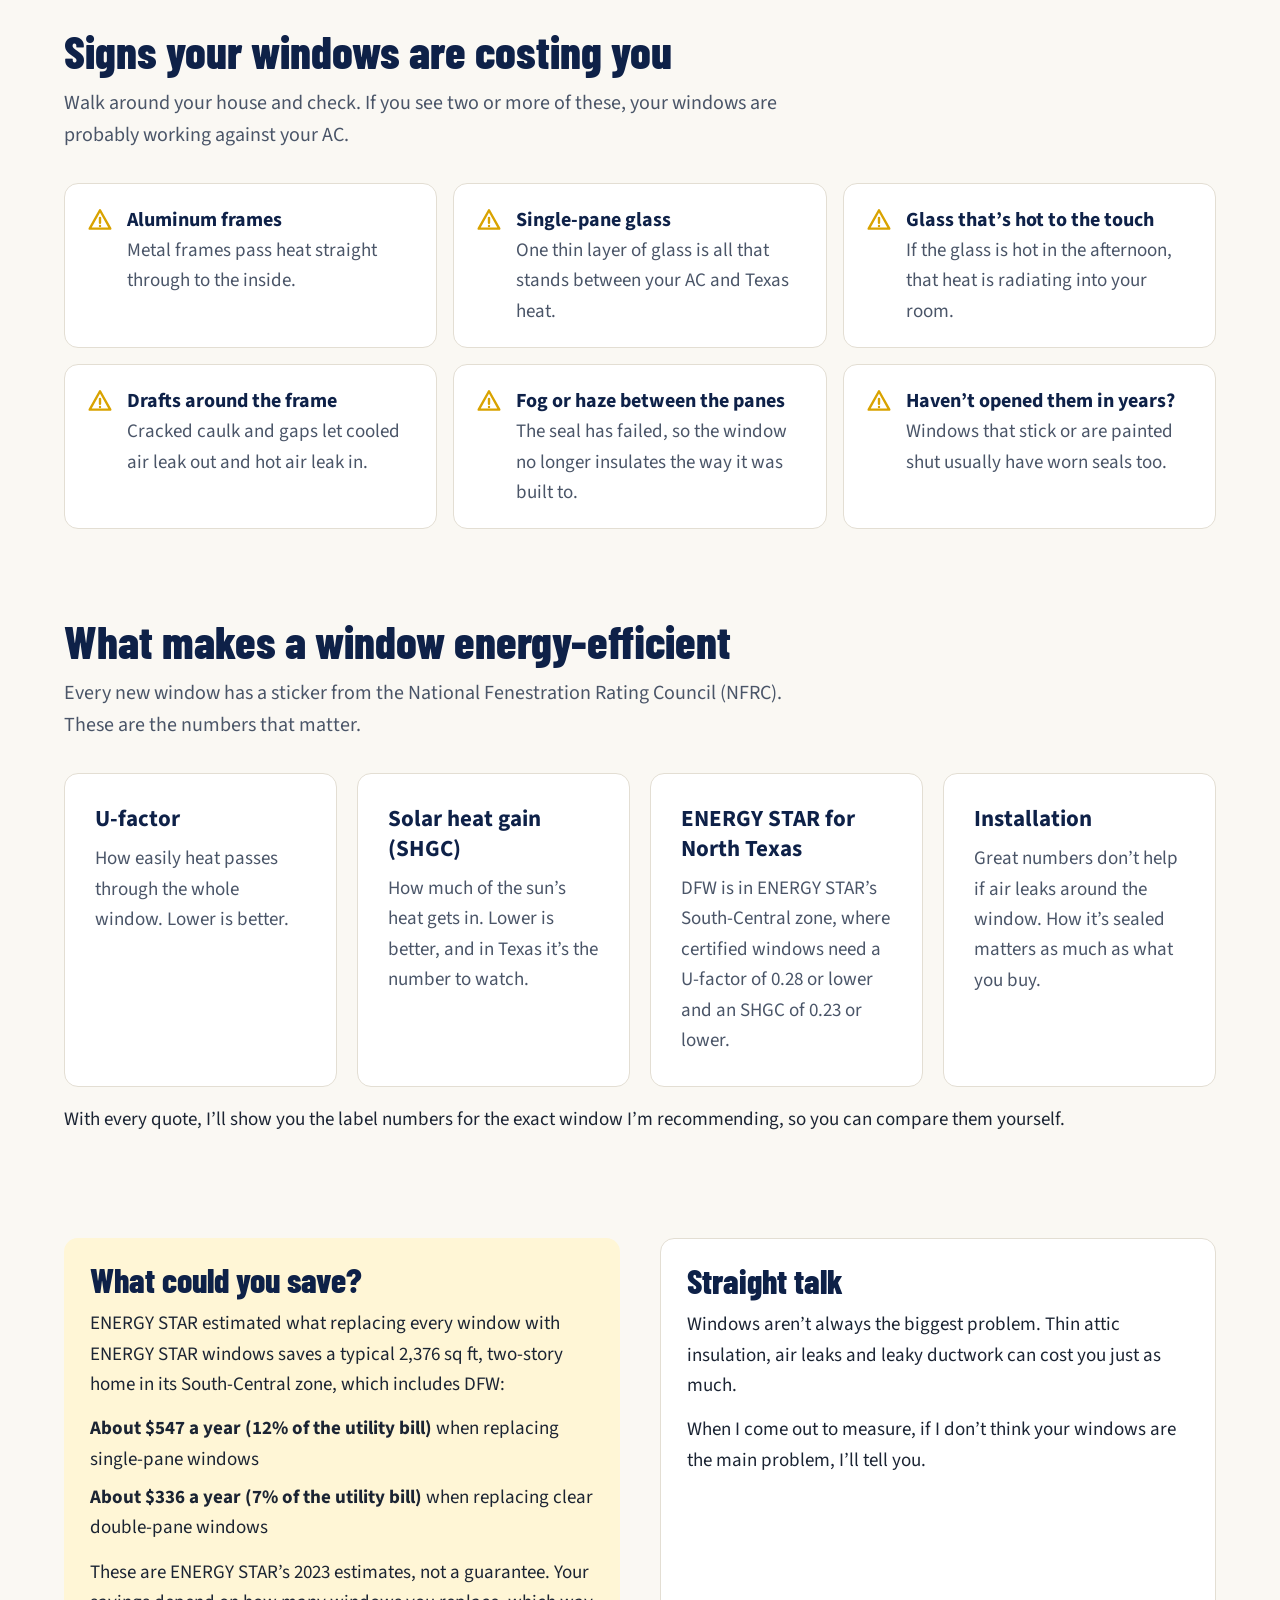
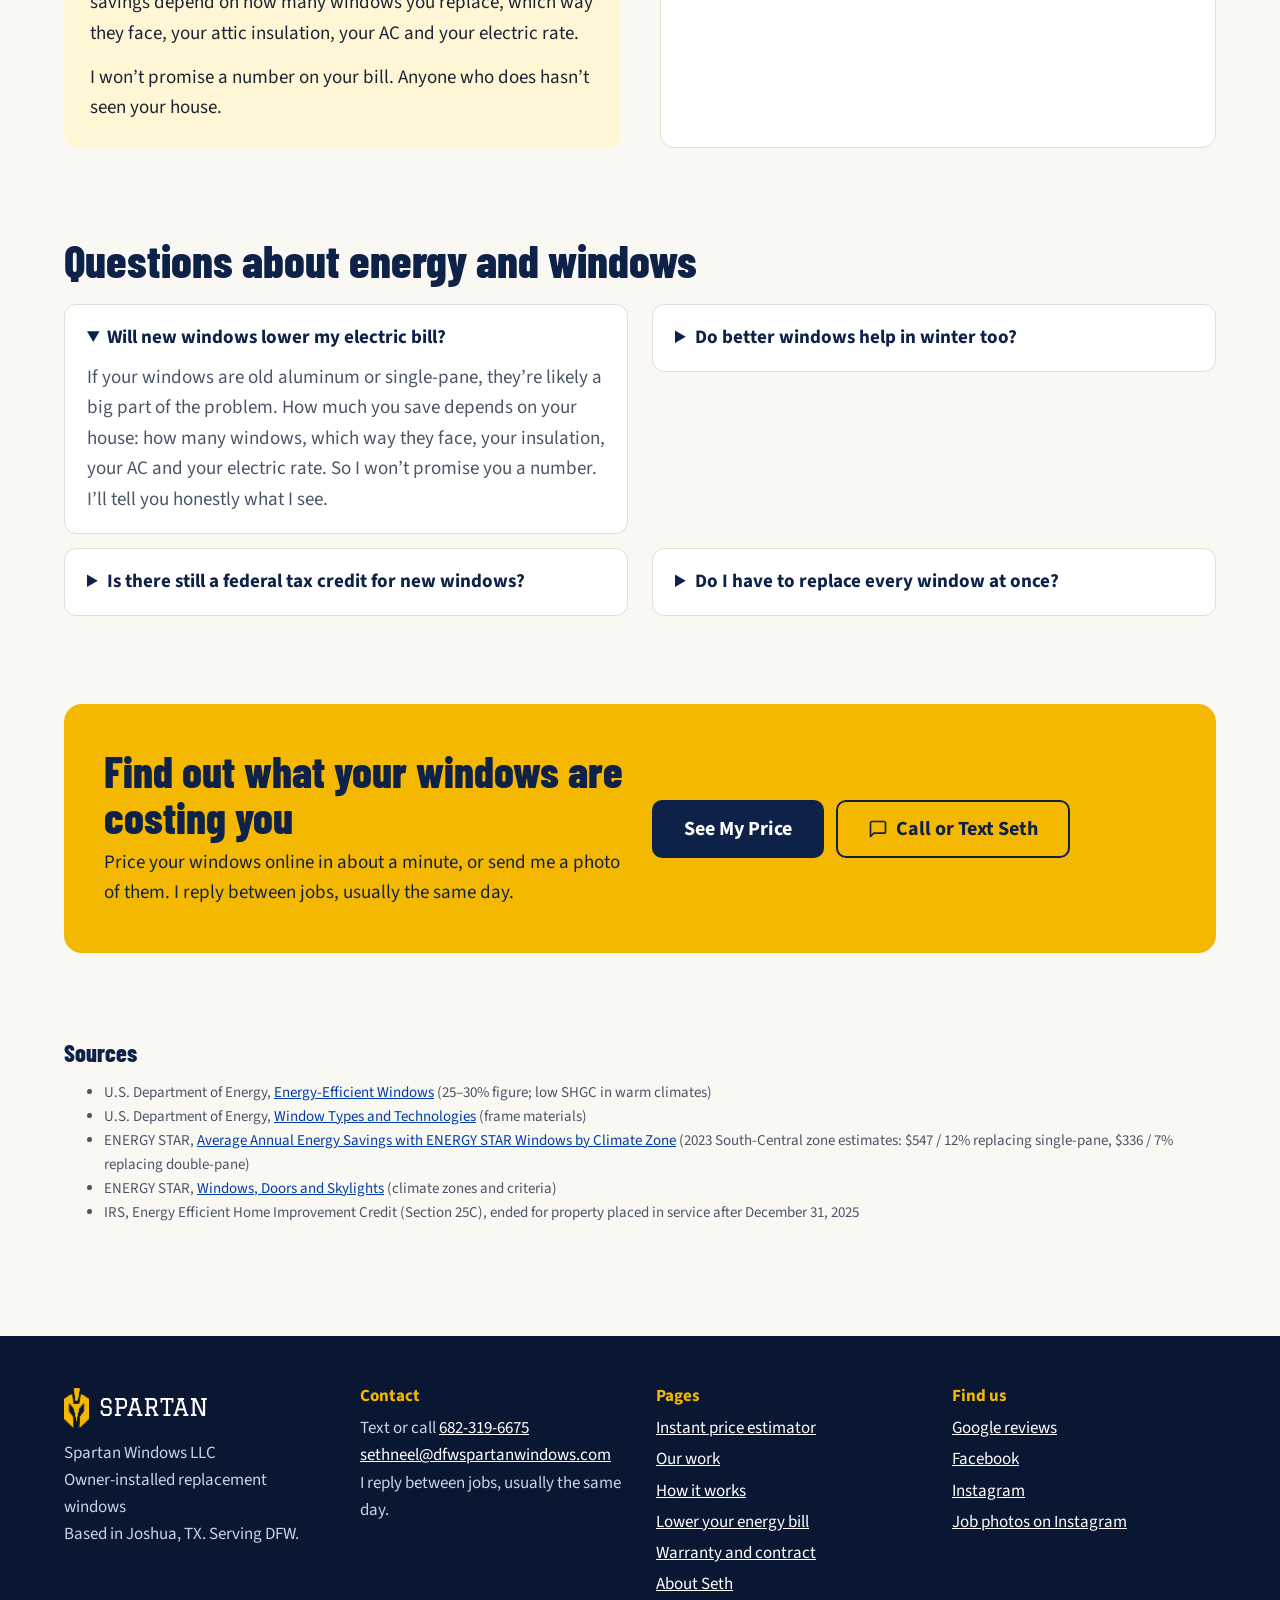
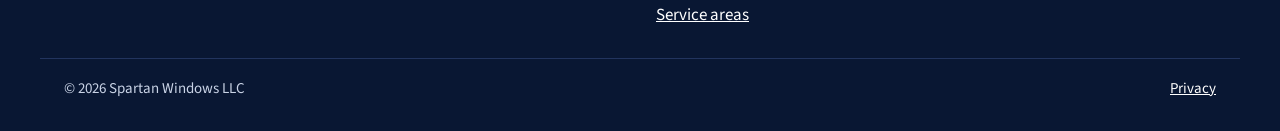
<file: energy-savings.html>
<!DOCTYPE html>
<html lang="en">
<head>
<!-- Google tag -->
<script async src="https://www.googletagmanager.com/gtm.js?id=GTM-5QS2S97G"></script>
<script>
  window.dataLayer = window.dataLayer || [];
  function gtag(){dataLayer.push(arguments);}
  gtag('js', new Date());
</script>
<!-- End Google tag -->
<meta charset="UTF-8">
<meta name="viewport" content="width=device-width, initial-scale=1.0">
<title>Lower Your Electric Bill With New Windows | Spartan Windows</title>
<meta name="description" content="Old windows can drive up your electric bill. Learn the warning signs, what to look for in an energy-efficient window, and see what new windows would cost.">
<link rel="canonical" href="https://www.dfwspartanwindows.com/energy-savings.html">
<meta property="og:title" content="Lower Your Electric Bill With New Windows | Spartan Windows">
<meta property="og:description" content="Old windows can drive up your electric bill. Learn the warning signs, what to look for in an energy-efficient window, and see what new windows would cost.">
<meta property="og:image" content="https://www.dfwspartanwindows.com/banner.jpg">
<meta property="og:url" content="https://www.dfwspartanwindows.com/energy-savings.html">
<meta property="og:type" content="website">
<meta property="og:site_name" content="Spartan Windows">
<meta name="theme-color" content="#0E2148">
<link rel="icon" href="favicon.ico" sizes="any">
<link rel="icon" type="image/png" href="img/favicon-32.png">
<link rel="apple-touch-icon" href="apple-touch-icon.png">
<link rel="preload" href="fonts/barlow-condensed-latin-800-normal.woff2" as="font" type="font/woff2" crossorigin>
<link rel="preload" href="fonts/source-sans-3-latin-400-normal.woff2" as="font" type="font/woff2" crossorigin>
<link rel="stylesheet" href="styles.css">
<!-- Meta Pixel -->
<script>
!function(f,b,e,v,n,t,s){if(f.fbq)return;n=f.fbq=function(){n.callMethod?n.callMethod.apply(n,arguments):n.queue.push(arguments)};if(!f._fbq)f._fbq=n;n.push=n;n.loaded=!0;n.version='2.0';n.queue=[];t=b.createElement(e);t.async=!0;t.src=v;s=b.getElementsByTagName(e)[0];s.parentNode.insertBefore(t,s)}(window,document,'script','https://connect.facebook.net/en_US/fbevents.js');
fbq('init', '2496650784477323');
fbq('track', 'PageView');
</script>
<noscript><img height="1" width="1" style="display:none" alt="" src="https://www.facebook.com/tr?id=2496650784477323&amp;ev=PageView&amp;noscript=1"></noscript>
<!-- End Meta Pixel -->
</head>
<body>
<a class="skip-link" href="#main">Skip to content</a>

<a class="phone-strip" data-phone-link href="tel:+16823196675"><svg aria-hidden="true" width="22" height="22" viewBox="0 0 24 24" fill="none" stroke="currentColor" stroke-width="2" stroke-linecap="round" stroke-linejoin="round"><path d="M22 16.92v3a2 2 0 0 1-2.18 2 19.79 19.79 0 0 1-8.63-3.07 19.5 19.5 0 0 1-6-6 19.79 19.79 0 0 1-3.07-8.67A2 2 0 0 1 4.11 2h3a2 2 0 0 1 2 1.72 12.84 12.84 0 0 0 .7 2.81 2 2 0 0 1-.45 2.11L8.09 9.91a16 16 0 0 0 6 6l1.27-1.27a2 2 0 0 1 2.11-.45 12.84 12.84 0 0 0 2.81.7A2 2 0 0 1 22 16.92z"/></svg><span>Call or text Seth: <strong data-phone-text>682-319-6675</strong></span></a>

<div class="offer-bar" data-founding>
  <div class="wrap">
    <strong>Founding-customer pricing: $300 off every window</strong>
    <span>First 10 homes or through Jan 31, 2027</span>
    <a href="estimate.html">See my price</a>
  </div>
</div>

<header class="site-header">
  <div class="wrap">
    <a class="brand" href="/" aria-label="Spartan Windows home">
      <img src="img/helmet.png" alt="" width="106" height="169">
      <span class="brand-text"><span class="brand-word">SPARTAN</span><span class="brand-sub">WINDOWS &middot; DFW</span></span>
    </a>
    <button class="menu-btn" type="button" aria-expanded="false" aria-controls="site-nav"><svg aria-hidden="true" width="22" height="22" viewBox="0 0 24 24" fill="none" stroke="currentColor" stroke-width="2.2" stroke-linecap="round"><path d="M4 7h16M4 12h16M4 17h16"/></svg>Menu</button>
    <nav id="site-nav" class="nav" aria-label="Main">
      <ul>
<li><a href="work.html">Our Work</a></li>
<li><a href="process.html">How It Works</a></li>
<li><a href="resources.html">Warranty</a></li>
<li><a href="energy-savings.html" aria-current="page">Energy Savings</a></li>
<li><a href="about.html">About Seth</a></li>
<li><a href="service-areas.html">Service Areas</a></li>
<li><a href="/#faq">FAQ</a></li>
      </ul>
    </nav>
    <div class="header-actions">
      <a class="btn btn-outline-light header-phone" data-contact-link data-text-label="{phone}" aria-label="Call or text Seth at 682-319-6675" href="tel:+16823196675"><svg aria-hidden="true" width="22" height="22" viewBox="0 0 24 24" fill="none" stroke="currentColor" stroke-width="2" stroke-linecap="round" stroke-linejoin="round"><path d="M22 16.92v3a2 2 0 0 1-2.18 2 19.79 19.79 0 0 1-8.63-3.07 19.5 19.5 0 0 1-6-6 19.79 19.79 0 0 1-3.07-8.67A2 2 0 0 1 4.11 2h3a2 2 0 0 1 2 1.72 12.84 12.84 0 0 0 .7 2.81 2 2 0 0 1-.45 2.11L8.09 9.91a16 16 0 0 0 6 6l1.27-1.27a2 2 0 0 1 2.11-.45 12.84 12.84 0 0 0 2.81.7A2 2 0 0 1 22 16.92z"/></svg><span class="header-phone-lines"><small>Call or text Seth</small><span data-contact-label>682-319-6675</span></span></a>
      <a class="btn btn-gold" href="estimate.html">See My Price</a>
    </div>
  </div>
</header>

<main id="main">

<section class="hero">
  <div class="wrap">
    <div class="hero-text">
      <p class="kicker">Energy bills &middot; DFW</p>
      <h1>Tired of high electric bills? Your windows could be the culprit.</h1>
      <p class="lead">Most people never think about their windows. They&rsquo;re just part of the wall. But in a Texas summer, old windows let the sun&rsquo;s heat pour in and your cool air leak out, so your AC runs longer and you pay for it.</p>
      <div class="btn-row">
        <a class="btn btn-gold btn-lg" href="estimate.html">See what new windows cost</a>
        <a class="btn btn-outline-light btn-lg" data-contact-link data-sms data-text-label="Text Me a Question" data-email-label="Email Me a Question" href="sms:+16823196675"><span data-contact-label>Text Me a Question</span></a>
      </div>
    </div>
    <div class="hero-photo pair" style="flex:0 1 460px">
      <figure><img src="img/energy-before-aluminum-window.jpg" alt="Old aluminum single-hung window in a brick wall before replacement" width="800" height="1037"><span class="tag">BEFORE</span><figcaption>Original aluminum window</figcaption></figure>
      <figure><img src="img/energy-after-vinyl-window.jpg" alt="The same opening with a new white vinyl replacement window" width="800" height="1048"><span class="tag">AFTER</span><figcaption>New vinyl window, sealed inside and out</figcaption></figure>
    </div>
  </div>
</section>

<div class="wrap">

  <section class="section">
    <div class="stat-box">
      <div class="big-num">25&ndash;30%</div>
      <p>of a home&rsquo;s heating and cooling energy is gained or lost through its windows.
        <span class="src">Source: <a href="https://www.energy.gov/energysaver/energy-efficient-windows">U.S. Department of Energy</a></span></p>
    </div>
  </section>

  <section class="section">
    <h2>How windows drive up your bill</h2>
    <p class="section-intro">Heat gets through a window three ways. Old windows lose on all three.</p>
    <div class="cards">
      <div class="card">
        <div class="icon-circle"><svg aria-hidden="true" width="26" height="26" viewBox="0 0 24 24" fill="none" stroke="#F5B800" stroke-width="2" stroke-linecap="round" stroke-linejoin="round"><circle cx="12" cy="12" r="4"/><path d="M12 2v2M12 20v2M4.9 4.9l1.4 1.4M17.7 17.7l1.4 1.4M2 12h2M20 12h2M4.9 19.1l1.4-1.4M17.7 6.3l1.4-1.4"/></svg></div>
        <h3>Sun through the glass</h3>
        <p>Plain glass lets the sun&rsquo;s heat pour into the room. Glass with a low solar heat gain rating blocks much of it, which matters most in a hot climate like ours.</p>
      </div>
      <div class="card">
        <div class="icon-circle"><svg aria-hidden="true" width="26" height="26" viewBox="0 0 24 24" fill="none" stroke="#F5B800" stroke-width="2" stroke-linecap="round" stroke-linejoin="round"><rect x="4" y="3" width="16" height="18" rx="1"/><path d="M4 12h16M12 3v18"/></svg></div>
        <h3>Heat through the frame</h3>
        <p>The Department of Energy calls metal a very poor insulator because aluminum frames conduct heat so fast. Vinyl frames hold up far better.</p>
      </div>
      <div class="card">
        <div class="icon-circle"><svg aria-hidden="true" width="26" height="26" viewBox="0 0 24 24" fill="none" stroke="#F5B800" stroke-width="2" stroke-linecap="round" stroke-linejoin="round"><path d="M3 8h11a3 3 0 1 0-3-3M3 12h15a3 3 0 1 1-3 3M3 16h8"/></svg></div>
        <h3>Air leaking around it</h3>
        <p>Even a good window leaks if it&rsquo;s sealed badly. I caulk every window to the brick or siding outside and the sheetrock inside, and foam any gap over 1/8 inch.</p>
      </div>
    </div>
  </section>

  <section class="section">
    <h2>Signs your windows are costing you</h2>
    <p class="section-intro">Walk around your house and check. If you see two or more of these, your windows are probably working against your AC.</p>
    <ul class="signs">
      <li><svg aria-hidden="true" width="26" height="26" viewBox="0 0 24 24" fill="none" stroke="#D9A300" stroke-width="2.2" stroke-linecap="round" stroke-linejoin="round"><path d="M12 3l9.5 17h-19z"/><path d="M12 10v4.5M12 17.5v.01"/></svg><div><strong>Aluminum frames</strong><span>Metal frames pass heat straight through to the inside.</span></div></li>
      <li><svg aria-hidden="true" width="26" height="26" viewBox="0 0 24 24" fill="none" stroke="#D9A300" stroke-width="2.2" stroke-linecap="round" stroke-linejoin="round"><path d="M12 3l9.5 17h-19z"/><path d="M12 10v4.5M12 17.5v.01"/></svg><div><strong>Single-pane glass</strong><span>One thin layer of glass is all that stands between your AC and Texas heat.</span></div></li>
      <li><svg aria-hidden="true" width="26" height="26" viewBox="0 0 24 24" fill="none" stroke="#D9A300" stroke-width="2.2" stroke-linecap="round" stroke-linejoin="round"><path d="M12 3l9.5 17h-19z"/><path d="M12 10v4.5M12 17.5v.01"/></svg><div><strong>Glass that&rsquo;s hot to the touch</strong><span>If the glass is hot in the afternoon, that heat is radiating into your room.</span></div></li>
      <li><svg aria-hidden="true" width="26" height="26" viewBox="0 0 24 24" fill="none" stroke="#D9A300" stroke-width="2.2" stroke-linecap="round" stroke-linejoin="round"><path d="M12 3l9.5 17h-19z"/><path d="M12 10v4.5M12 17.5v.01"/></svg><div><strong>Drafts around the frame</strong><span>Cracked caulk and gaps let cooled air leak out and hot air leak in.</span></div></li>
      <li><svg aria-hidden="true" width="26" height="26" viewBox="0 0 24 24" fill="none" stroke="#D9A300" stroke-width="2.2" stroke-linecap="round" stroke-linejoin="round"><path d="M12 3l9.5 17h-19z"/><path d="M12 10v4.5M12 17.5v.01"/></svg><div><strong>Fog or haze between the panes</strong><span>The seal has failed, so the window no longer insulates the way it was built to.</span></div></li>
      <li><svg aria-hidden="true" width="26" height="26" viewBox="0 0 24 24" fill="none" stroke="#D9A300" stroke-width="2.2" stroke-linecap="round" stroke-linejoin="round"><path d="M12 3l9.5 17h-19z"/><path d="M12 10v4.5M12 17.5v.01"/></svg><div><strong>Haven&rsquo;t opened them in years?</strong><span>Windows that stick or are painted shut usually have worn seals too.</span></div></li>
    </ul>
  </section>

  <section class="section">
    <h2>What makes a window energy-efficient</h2>
    <p class="section-intro">Every new window has a sticker from the National Fenestration Rating Council (NFRC). These are the numbers that matter.</p>
    <div class="label-grid">
      <div class="card"><h3>U-factor</h3><p>How easily heat passes through the whole window. Lower is better.</p></div>
      <div class="card"><h3>Solar heat gain (SHGC)</h3><p>How much of the sun&rsquo;s heat gets in. Lower is better, and in Texas it&rsquo;s the number to watch.</p></div>
      <div class="card"><h3>ENERGY STAR for North Texas</h3><p>DFW is in ENERGY STAR&rsquo;s South-Central zone, where certified windows need a U-factor of 0.28 or lower and an SHGC of 0.23 or lower.</p></div>
      <div class="card"><h3>Installation</h3><p>Great numbers don&rsquo;t help if air leaks around the window. How it&rsquo;s sealed matters as much as what you buy.</p></div>
    </div>
    <p style="margin-top:18px">With every quote, I&rsquo;ll show you the label numbers for the exact window I&rsquo;m recommending, so you can compare them yourself.</p>
  </section>

  <section class="section">
    <div class="split" style="align-items:stretch">
      <div class="callout">
        <h2>What could you save?</h2>
        <p>ENERGY STAR estimated what replacing every window with ENERGY STAR windows saves a typical 2,376 sq ft, two-story home in its South-Central zone, which includes DFW:</p>
        <p style="margin-bottom:8px"><strong>About $547 a year (12% of the utility bill)</strong> when replacing single-pane windows</p>
        <p><strong>About $336 a year (7% of the utility bill)</strong> when replacing clear double-pane windows</p>
        <p>These are ENERGY STAR&rsquo;s 2023 estimates, not a guarantee. Your savings depend on how many windows you replace, which way they face, your attic insulation, your AC and your electric rate.</p>
        <p style="margin:0">I won&rsquo;t promise a number on your bill. Anyone who does hasn&rsquo;t seen your house.</p>
      </div>
      <div class="callout" style="background:#FFFFFF;border:1px solid var(--line)">
        <h2>Straight talk</h2>
        <p>Windows aren&rsquo;t always the biggest problem. Thin attic insulation, air leaks and leaky ductwork can cost you just as much.</p>
        <p style="margin:0">When I come out to measure, if I don&rsquo;t think your windows are the main problem, I&rsquo;ll tell you.</p>
      </div>
    </div>
  </section>

  <section class="section">
    <h2>Questions about energy and windows</h2>
    <div class="faq-grid" style="margin-top:20px">
      <details open><summary>Will new windows lower my electric bill?</summary><p>If your windows are old aluminum or single-pane, they&rsquo;re likely a big part of the problem. How much you save depends on your house: how many windows, which way they face, your insulation, your AC and your electric rate. So I won&rsquo;t promise you a number. I&rsquo;ll tell you honestly what I see.</p></details>
      <details><summary>Do better windows help in winter too?</summary><p>Yes. A lower U-factor means less heat escapes in winter, the same way it keeps heat out in summer.</p></details>
      <details><summary>Is there still a federal tax credit for new windows?</summary><p>Not for windows installed now. The federal Energy Efficient Home Improvement Credit ended for anything installed after December 31, 2025. If someone is still promising you that credit, ask them to show you in writing.</p></details>
      <details><summary>Do I have to replace every window at once?</summary><p>No. Many people start with the worst ones, often the windows that get hard afternoon sun, and do the rest later. The estimator prices any number of windows.</p></details>
    </div>
  </section>

  <section class="section">
    <div class="cta-band">
      <div>
        <h2>Find out what your windows are costing you</h2>
        <p>Price your windows online in about a minute, or send me a photo of them. I reply between jobs, usually the same day.</p>
      </div>
      <div class="btn-row">
        <a class="btn btn-navy btn-lg" href="estimate.html">See My Price</a>
        <a class="btn btn-outline-dark btn-lg" data-contact-link href="tel:+16823196675"><svg aria-hidden="true" width="20" height="20" viewBox="0 0 24 24" fill="none" stroke="currentColor" stroke-width="2" stroke-linecap="round" stroke-linejoin="round"><path d="M21 15a2 2 0 0 1-2 2H7l-4 4V5a2 2 0 0 1 2-2h14a2 2 0 0 1 2 2z"/></svg><span data-contact-label>Call or Text Seth</span></a>
      </div>
    </div>
  </section>

  <section class="section sources">
    <h2 style="font-size:24px">Sources</h2>
    <ul>
      <li>U.S. Department of Energy, <a href="https://www.energy.gov/energysaver/energy-efficient-windows">Energy-Efficient Windows</a> (25&ndash;30% figure; low SHGC in warm climates)</li>
      <li>U.S. Department of Energy, <a href="https://www.energy.gov/energysaver/window-types-and-technologies">Window Types and Technologies</a> (frame materials)</li>
      <li>ENERGY STAR, <a href="https://www.energystar.gov/sites/default/files/asset/document/WindowsClimateSavings_October2023.pdf">Average Annual Energy Savings with ENERGY STAR Windows by Climate Zone</a> (2023 South-Central zone estimates: $547 / 12% replacing single-pane, $336 / 7% replacing double-pane)</li>
      <li>ENERGY STAR, <a href="https://www.energystar.gov/windows">Windows, Doors and Skylights</a> (climate zones and criteria)</li>
      <li>IRS, Energy Efficient Home Improvement Credit (Section 25C), ended for property placed in service after December 31, 2025</li>
    </ul>
  </section>

</div>
</main>

<footer class="site-footer">
  <div class="wrap footer-grid">
    <div>
      <div class="footer-brand"><img src="img/helmet.png" alt="" width="25" height="40"><span>SPARTAN</span></div>
      <p>Spartan Windows LLC<br>Owner-installed replacement windows<br>Based in Joshua, TX. Serving DFW.</p>
    </div>
    <div>
      <h2>Contact</h2>
      <p><span data-needs-phone>Text or call <a data-phone-link href="tel:+16823196675"><span data-phone-text>682-319-6675</span></a><br></span>
      <a href="mailto:sethneel@dfwspartanwindows.com">sethneel@dfwspartanwindows.com</a><br>I reply between jobs, usually the same day.</p>
    </div>
    <div>
      <h2>Pages</h2>
      <ul class="footer-links">
        <li><a href="estimate.html">Instant price estimator</a></li>
        <li><a href="work.html">Our work</a></li>
        <li><a href="process.html">How it works</a></li>
        <li><a href="energy-savings.html">Lower your energy bill</a></li>
        <li><a href="resources.html">Warranty and contract</a></li>
        <li><a href="about.html">About Seth</a></li>
        <li><a href="service-areas.html">Service areas</a></li>
      </ul>
    </div>
    <div>
      <h2>Find us</h2>
      <ul class="footer-links">
        <li><a data-reviews-link href="/" hidden>Google reviews</a></li>
        <li><a href="https://www.facebook.com/SpartanWindows">Facebook</a></li>
        <li><a href="https://www.instagram.com/spartan_windows/">Instagram</a></li>
        <li><a href="https://www.instagram.com/spartan_windows_gallery/">Job photos on Instagram</a></li>
      </ul>
    </div>
  </div>
  <div class="wrap footer-bottom"><span>&copy; <span data-year>2026</span> Spartan Windows LLC</span><a href="privacy.html">Privacy</a></div>
</footer>

<div class="mobile-bar">
  <a class="btn btn-outline-dark mobile-call" data-contact-link data-text-label="{phone}" aria-label="Call or text Seth at 682-319-6675" href="tel:+16823196675"><svg aria-hidden="true" width="22" height="22" viewBox="0 0 24 24" fill="none" stroke="currentColor" stroke-width="2" stroke-linecap="round" stroke-linejoin="round"><path d="M22 16.92v3a2 2 0 0 1-2.18 2 19.79 19.79 0 0 1-8.63-3.07 19.5 19.5 0 0 1-6-6 19.79 19.79 0 0 1-3.07-8.67A2 2 0 0 1 4.11 2h3a2 2 0 0 1 2 1.72 12.84 12.84 0 0 0 .7 2.81 2 2 0 0 1-.45 2.11L8.09 9.91a16 16 0 0 0 6 6l1.27-1.27a2 2 0 0 1 2.11-.45 12.84 12.84 0 0 0 2.81.7A2 2 0 0 1 22 16.92z"/></svg><span data-contact-label>682-319-6675</span></a>
  <a class="btn btn-gold" href="estimate.html">See My Price</a>
</div>

<script src="script.js"></script>
</body>
</html>
</file>
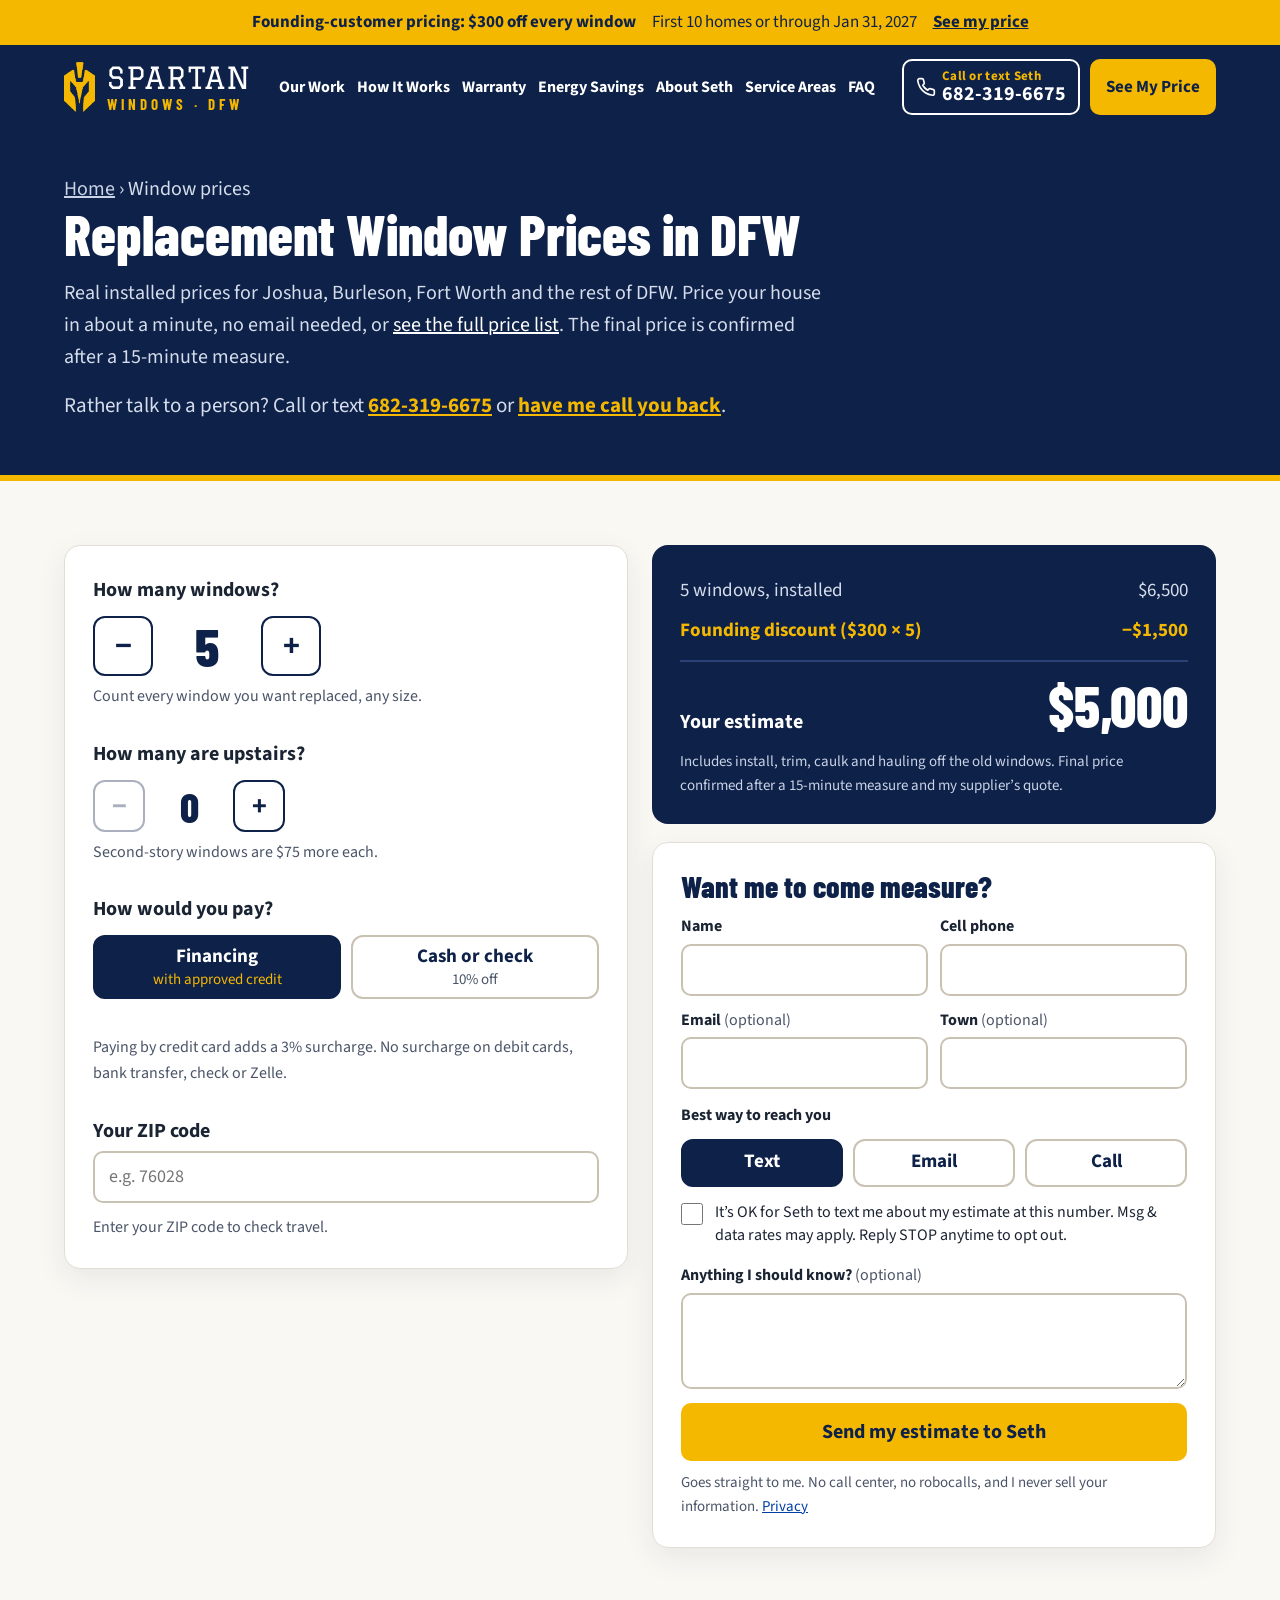
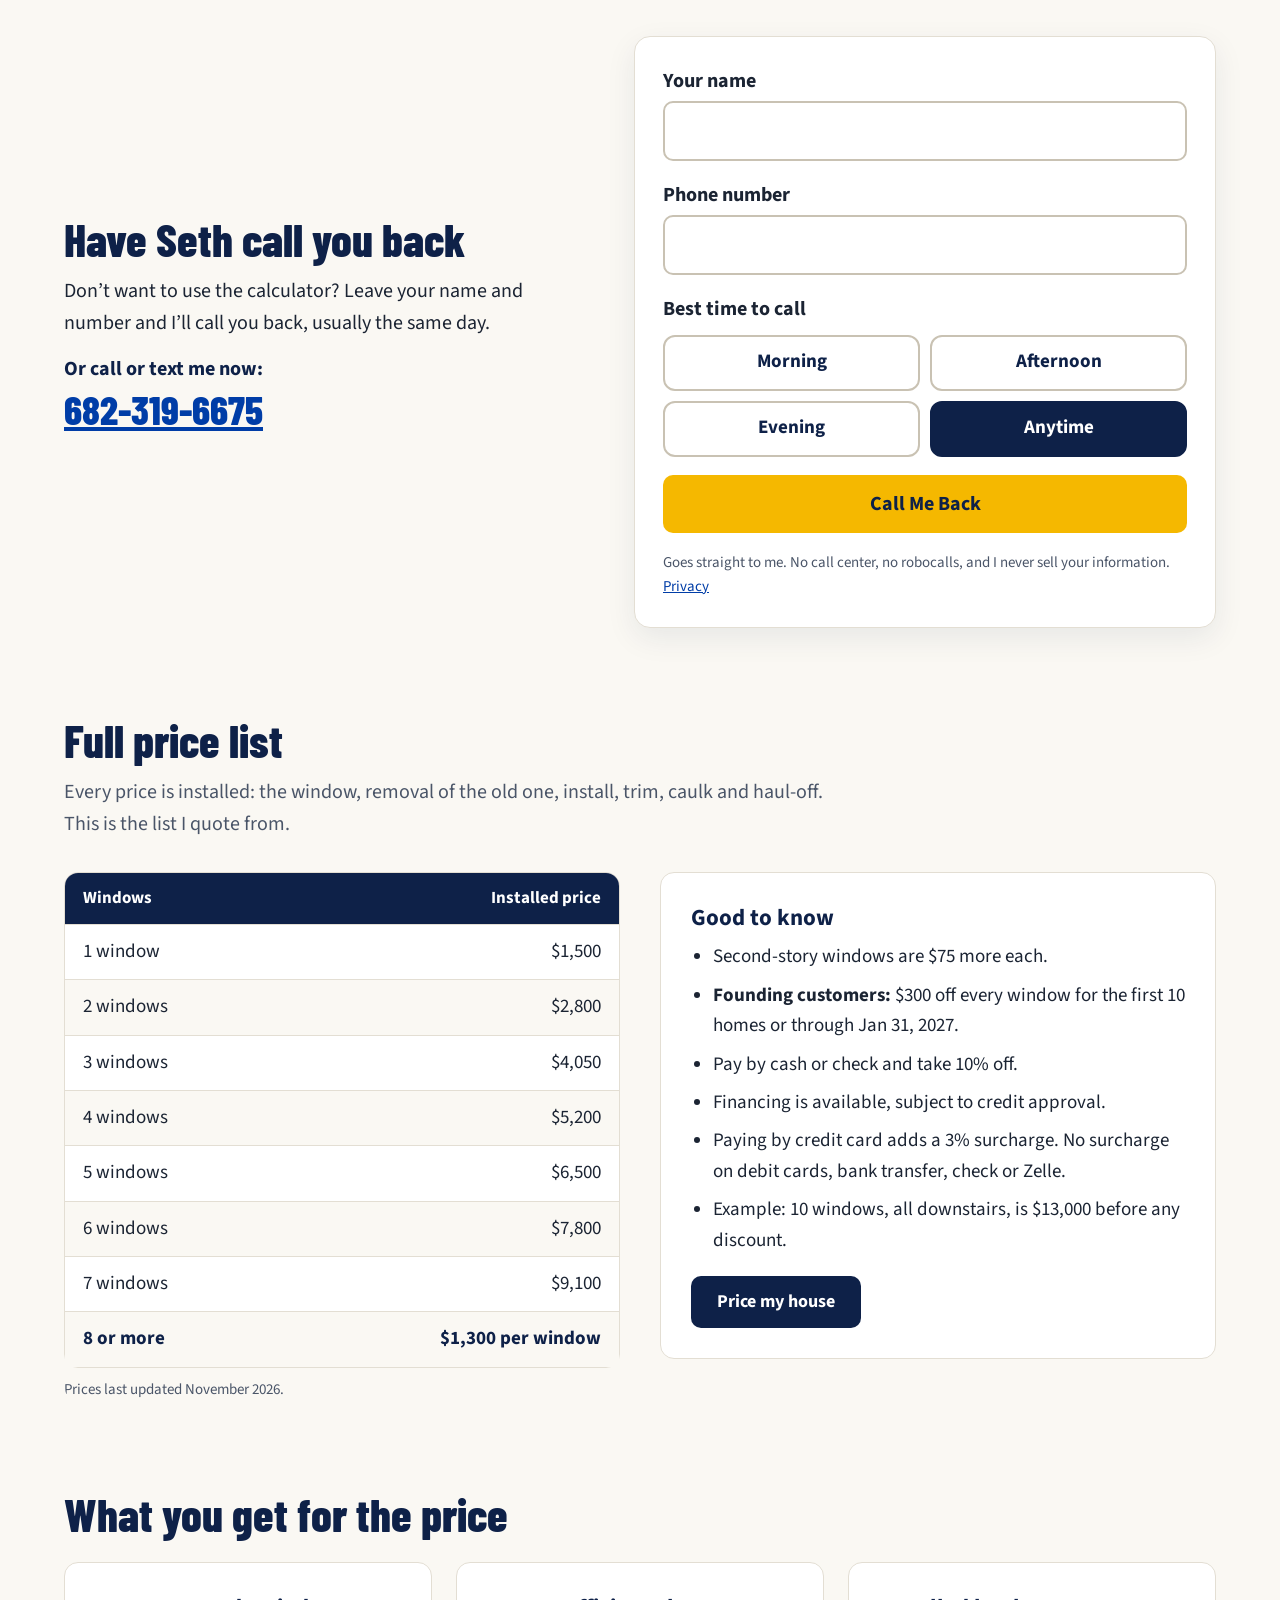
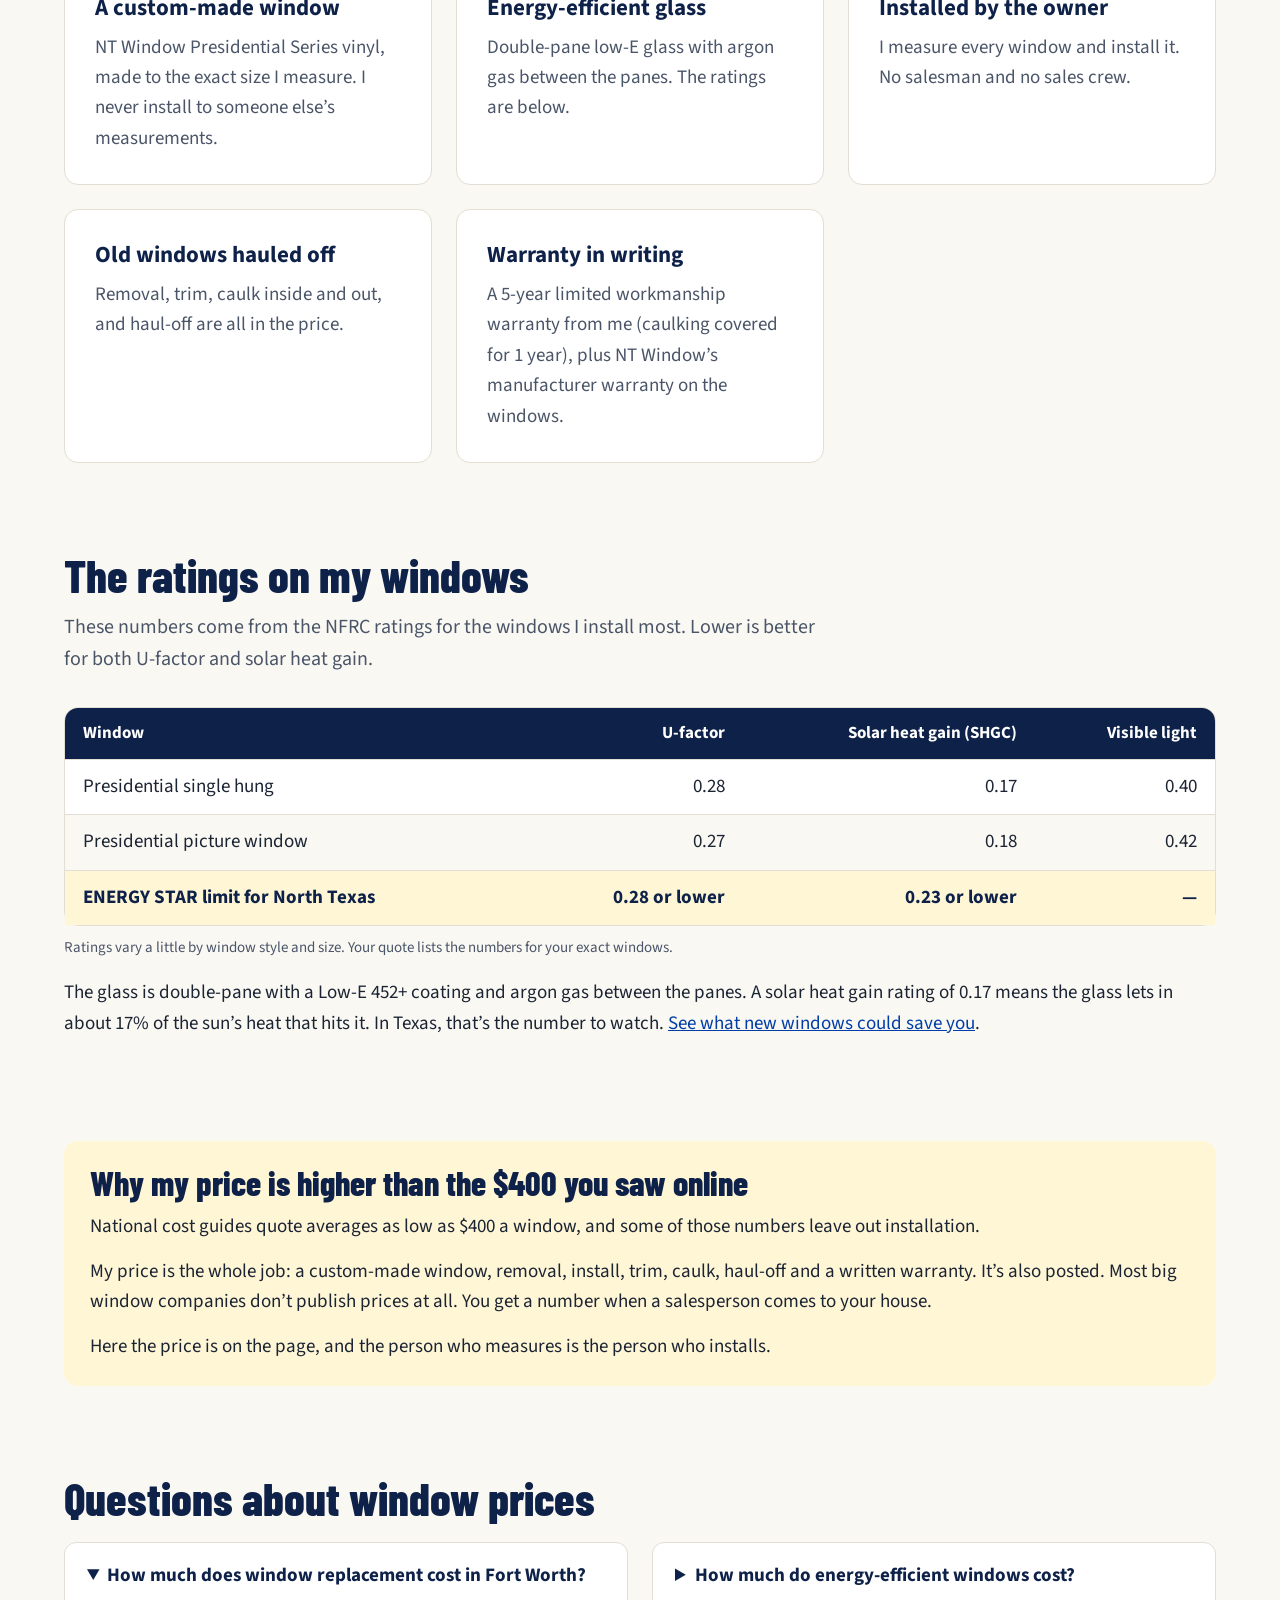
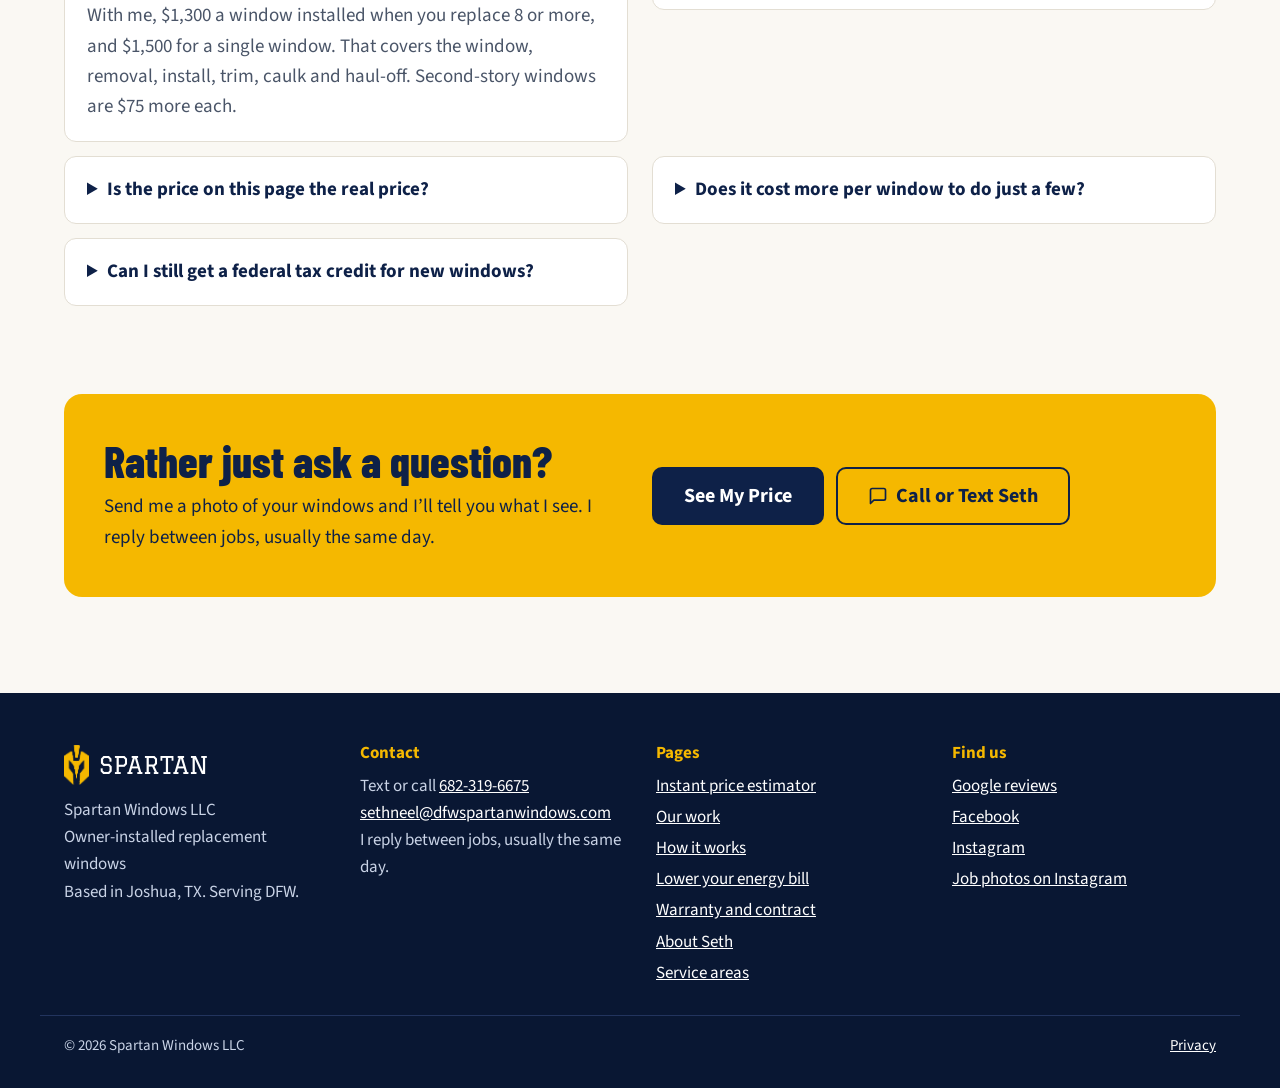
<file: estimate.html>
<!DOCTYPE html>
<html lang="en">
<head>
<!-- Google tag -->
<script async src="https://www.googletagmanager.com/gtm.js?id=GTM-5QS2S97G"></script>
<script>
  window.dataLayer = window.dataLayer || [];
  function gtag(){dataLayer.push(arguments);}
  gtag('js', new Date());
</script>
<!-- End Google tag -->
<meta charset="UTF-8">
<meta name="viewport" content="width=device-width, initial-scale=1.0">
<title>Replacement Window Prices in DFW (2026) | Spartan Windows</title>
<meta name="description" content="Real installed prices for energy-efficient replacement windows in Joshua, Burleson, Fort Worth and DFW. $1,500 for one window, $1,300 a window for 8 or more. Price yours in a minute.">
<link rel="canonical" href="https://www.dfwspartanwindows.com/estimate.html">
<meta property="og:title" content="Replacement Window Prices in DFW (2026) | Spartan Windows">
<meta property="og:description" content="Real installed prices for energy-efficient replacement windows in Joshua, Burleson, Fort Worth and DFW. $1,500 for one window, $1,300 a window for 8 or more. Price yours in a minute.">
<meta property="og:image" content="https://www.dfwspartanwindows.com/banner.jpg">
<meta property="og:url" content="https://www.dfwspartanwindows.com/estimate.html">
<meta property="og:type" content="website">
<meta property="og:site_name" content="Spartan Windows">
<meta name="theme-color" content="#0E2148">
<link rel="icon" href="favicon.ico" sizes="any">
<link rel="icon" type="image/png" href="img/favicon-32.png">
<link rel="apple-touch-icon" href="apple-touch-icon.png">
<link rel="preload" href="fonts/barlow-condensed-latin-800-normal.woff2" as="font" type="font/woff2" crossorigin>
<link rel="preload" href="fonts/source-sans-3-latin-400-normal.woff2" as="font" type="font/woff2" crossorigin>
<link rel="stylesheet" href="styles.css">
<!-- Meta Pixel -->
<script>
!function(f,b,e,v,n,t,s){if(f.fbq)return;n=f.fbq=function(){n.callMethod?n.callMethod.apply(n,arguments):n.queue.push(arguments)};if(!f._fbq)f._fbq=n;n.push=n;n.loaded=!0;n.version='2.0';n.queue=[];t=b.createElement(e);t.async=!0;t.src=v;s=b.getElementsByTagName(e)[0];s.parentNode.insertBefore(t,s)}(window,document,'script','https://connect.facebook.net/en_US/fbevents.js');
fbq('init', '2496650784477323');
fbq('track', 'PageView');
</script>
<noscript><img height="1" width="1" style="display:none" alt="" src="https://www.facebook.com/tr?id=2496650784477323&amp;ev=PageView&amp;noscript=1"></noscript>
<!-- End Meta Pixel -->
<script type="application/ld+json">
{
  "@context": "https://schema.org",
  "@type": "Service",
  "name": "Replacement window installation",
  "serviceType": "Replacement windows",
  "description": "NT Window Presidential Series vinyl replacement windows, custom-made to measure and installed by the owner. Price includes removal, install, trim, caulk and haul-off.",
  "provider": { "@id": "https://www.dfwspartanwindows.com/#business" },
  "areaServed": [
    { "@type": "City", "name": "Joshua, TX" },
    { "@type": "City", "name": "Burleson, TX" },
    { "@type": "City", "name": "Fort Worth, TX" }
  ],
  "offers": {
    "@type": "Offer",
    "description": "Installed price per window when replacing 8 or more windows",
    "priceSpecification": {
      "@type": "UnitPriceSpecification",
      "price": 1300,
      "priceCurrency": "USD",
      "unitText": "window"
    }
  }
}
</script>
<script type="application/ld+json">
{
  "@context": "https://schema.org",
  "@type": "FAQPage",
  "mainEntity": [
    {
      "@type": "Question",
      "name": "How much does window replacement cost in Fort Worth?",
      "acceptedAnswer": { "@type": "Answer", "text": "With me, $1,300 a window installed when you replace 8 or more, and $1,500 for a single window. That covers the window, removal, install, trim, caulk and haul-off. Second-story windows are $75 more each." }
    },
    {
      "@type": "Question",
      "name": "How much do energy-efficient windows cost?",
      "acceptedAnswer": { "@type": "Answer", "text": "The prices on this page already include double-pane low-E glass with argon gas. My single-hung windows are rated at a 0.28 U-factor and a 0.17 solar heat gain coefficient." }
    },
    {
      "@type": "Question",
      "name": "Is the price on this page the real price?",
      "acceptedAnswer": { "@type": "Answer", "text": "Yes. This is the price list I quote from. The final number is confirmed after a 15-minute measure and my supplier's quote for your exact sizes." }
    },
    {
      "@type": "Question",
      "name": "Does it cost more per window to do just a few?",
      "acceptedAnswer": { "@type": "Answer", "text": "A little. One window is $1,500, two are $2,800 and three are $4,050. From four windows up, it's $1,300 a window." }
    },
    {
      "@type": "Question",
      "name": "Can I still get a federal tax credit for new windows?",
      "acceptedAnswer": { "@type": "Answer", "text": "Not for windows installed now. The federal credit ended for windows installed after December 31, 2025." }
    }
  ]
}
</script>
</head>
<body>
<a class="skip-link" href="#main">Skip to content</a>

<a class="phone-strip" data-phone-link href="tel:+16823196675"><svg aria-hidden="true" width="22" height="22" viewBox="0 0 24 24" fill="none" stroke="currentColor" stroke-width="2" stroke-linecap="round" stroke-linejoin="round"><path d="M22 16.92v3a2 2 0 0 1-2.18 2 19.79 19.79 0 0 1-8.63-3.07 19.5 19.5 0 0 1-6-6 19.79 19.79 0 0 1-3.07-8.67A2 2 0 0 1 4.11 2h3a2 2 0 0 1 2 1.72 12.84 12.84 0 0 0 .7 2.81 2 2 0 0 1-.45 2.11L8.09 9.91a16 16 0 0 0 6 6l1.27-1.27a2 2 0 0 1 2.11-.45 12.84 12.84 0 0 0 2.81.7A2 2 0 0 1 22 16.92z"/></svg><span>Call or text Seth: <strong data-phone-text>682-319-6675</strong></span></a>

<div class="offer-bar" data-founding>
  <div class="wrap">
    <strong>Founding-customer pricing: $300 off every window</strong>
    <span>First 10 homes or through Jan 31, 2027</span>
    <a href="estimate.html">See my price</a>
  </div>
</div>

<header class="site-header">
  <div class="wrap">
    <a class="brand" href="/" aria-label="Spartan Windows home">
      <img src="img/helmet.png" alt="" width="106" height="169">
      <span class="brand-text"><span class="brand-word">SPARTAN</span><span class="brand-sub">WINDOWS &middot; DFW</span></span>
    </a>
    <button class="menu-btn" type="button" aria-expanded="false" aria-controls="site-nav"><svg aria-hidden="true" width="22" height="22" viewBox="0 0 24 24" fill="none" stroke="currentColor" stroke-width="2.2" stroke-linecap="round"><path d="M4 7h16M4 12h16M4 17h16"/></svg>Menu</button>
    <nav id="site-nav" class="nav" aria-label="Main">
      <ul>
<li><a href="work.html">Our Work</a></li>
<li><a href="process.html">How It Works</a></li>
<li><a href="resources.html">Warranty</a></li>
<li><a href="energy-savings.html">Energy Savings</a></li>
<li><a href="about.html">About Seth</a></li>
<li><a href="service-areas.html">Service Areas</a></li>
<li><a href="/#faq">FAQ</a></li>
      </ul>
    </nav>
    <div class="header-actions">
      <a class="btn btn-outline-light header-phone" data-contact-link data-text-label="{phone}" aria-label="Call or text Seth at 682-319-6675" href="tel:+16823196675"><svg aria-hidden="true" width="22" height="22" viewBox="0 0 24 24" fill="none" stroke="currentColor" stroke-width="2" stroke-linecap="round" stroke-linejoin="round"><path d="M22 16.92v3a2 2 0 0 1-2.18 2 19.79 19.79 0 0 1-8.63-3.07 19.5 19.5 0 0 1-6-6 19.79 19.79 0 0 1-3.07-8.67A2 2 0 0 1 4.11 2h3a2 2 0 0 1 2 1.72 12.84 12.84 0 0 0 .7 2.81 2 2 0 0 1-.45 2.11L8.09 9.91a16 16 0 0 0 6 6l1.27-1.27a2 2 0 0 1 2.11-.45 12.84 12.84 0 0 0 2.81.7A2 2 0 0 1 22 16.92z"/></svg><span class="header-phone-lines"><small>Call or text Seth</small><span data-contact-label>682-319-6675</span></span></a>
      <a class="btn btn-gold" href="estimate.html">See My Price</a>
    </div>
  </div>
</header>

<section class="page-hero">
  <div class="wrap">
    <p class="crumbs"><a href="/">Home</a> &rsaquo; Window prices</p>
    <h1>Replacement Window Prices in DFW</h1>
    <p>Real installed prices for Joshua, Burleson, Fort Worth and the rest of DFW. Price your house in about a minute, no email needed, or <a href="#price-list" style="color:#FFFFFF">see the full price list</a>. The final price is confirmed after a 15-minute measure.</p>
    <p class="hero-phone">Rather talk to a person? Call or text <a data-phone-link href="tel:+16823196675"><span data-phone-text>682-319-6675</span></a> or <a href="#callback">have me call you back</a>.</p>
  </div>
</section>

<main id="main">
<div class="wrap">
<section class="section">
<form id="estimator" action="https://api.web3forms.com/submit" method="POST">
  <input type="hidden" name="access_key" value="b668497b-2ba2-4c96-b20c-805a327c35fb">
  <input type="hidden" name="subject" value="New estimate request from dfwspartanwindows.com">
  <input type="hidden" name="from_name" value="Spartan Windows website">
  <input type="hidden" name="redirect" value="https://www.dfwspartanwindows.com/thanks.html">
  <input type="hidden" name="service" value="NT Presidential replacement windows">
  <input type="hidden" name="total_windows" id="hWindows" value="5">
  <input type="hidden" name="upstairs_windows" id="hUpstairs" value="0">
  <input type="hidden" name="zip_code" id="hZip" value="">
  <input type="hidden" name="travel" id="hTravel" value="">
  <input type="hidden" name="founding_discount" id="hFounding" value="">
  <input type="hidden" name="estimated_price" id="hEstimate" value="">
  <input type="checkbox" name="botcheck" class="hp" tabindex="-1" autocomplete="off" aria-hidden="true">

  <div class="est-layout">
    <div class="est-inputs est-card">
      <div>
        <span class="est-label" id="nLabel">How many windows?</span>
        <div class="stepper" role="group" aria-labelledby="nLabel">
          <button type="button" id="nMinus" aria-label="One fewer window">&minus;</button>
          <output id="nOut" aria-live="polite">5</output>
          <button type="button" id="nPlus" aria-label="One more window">+</button>
        </div>
        <p class="est-hint">Count every window you want replaced, any size.</p>
      </div>
      <div>
        <span class="est-label" id="upLabel">How many are upstairs?</span>
        <div class="stepper small" role="group" aria-labelledby="upLabel">
          <button type="button" id="upMinus" aria-label="One fewer upstairs window">&minus;</button>
          <output id="upOut" aria-live="polite">0</output>
          <button type="button" id="upPlus" aria-label="One more upstairs window">+</button>
        </div>
        <p class="est-hint">Second-story windows are $75 more each.</p>
      </div>
      <fieldset class="choice-group">
        <legend>How would you pay?</legend>
        <label class="choice"><input type="radio" name="payment_preference" value="Financing" checked><span>Financing<small>with approved credit</small></span></label>
        <label class="choice"><input type="radio" name="payment_preference" value="Cash or check"><span>Cash or check<small>10% off</small></span></label>
      </fieldset>
      <p class="est-hint">Paying by credit card adds a 3% surcharge. No surcharge on debit cards, bank transfer, check or Zelle.</p>
      <div class="field">
        <label for="zip" class="est-label" style="margin:0">Your ZIP code</label>
        <input id="zip" type="text" inputmode="numeric" maxlength="5" autocomplete="postal-code" placeholder="e.g. 76028">
        <p class="est-hint" id="travelNote">Enter your ZIP code to check travel.</p>
      </div>
    </div>

    <div class="est-side">
      <div class="price-box" aria-live="polite">
        <div class="line"><span id="lnBaseLabel">5 windows, installed</span><span id="lnBase">$6,500</span></div>
        <div class="line" id="rowUp" hidden><span id="lnUpLabel">Upstairs</span><span id="lnUp">$0</span></div>
        <div class="line" id="rowTravel" hidden><span>Travel</span><span id="lnTravel">$0</span></div>
        <div class="line save" id="rowFounding"><span id="lnFoundingLabel">Founding discount</span><span id="lnFounding">&minus;$1,500</span></div>
        <div class="line save" id="rowCash" hidden><span>Cash discount (10%)</span><span id="lnCash">$0</span></div>
        <div class="total"><strong>Your estimate</strong><output id="lnTotal">$5,000</output></div>
        <p class="fine">Includes install, trim, caulk and hauling off the old windows. Final price confirmed after a 15-minute measure and my supplier&rsquo;s quote.</p>
      </div>

      <div class="est-card">
        <h2 style="font-size:30px">Want me to come measure?</h2>
        <div class="form-grid">
          <div class="field"><label for="name">Name</label><input id="name" name="name" type="text" autocomplete="name" required></div>
          <div class="field"><label for="phone">Cell phone</label><input id="phone" name="phone" type="tel" autocomplete="tel" required></div>
          <div class="field"><label for="email">Email <span class="opt">(optional)</span></label><input id="email" name="email" type="email" autocomplete="email"></div>
          <div class="field"><label for="town">Town <span class="opt">(optional)</span></label><input id="town" name="town" type="text" autocomplete="address-level2"></div>
        </div>
        <fieldset class="choice-group compact" style="margin-bottom:14px">
          <legend style="font-size:16px">Best way to reach you</legend>
          <label class="choice"><input type="radio" name="contact_preference" value="Text" checked><span>Text</span></label>
          <label class="choice"><input type="radio" name="contact_preference" value="Email"><span>Email</span></label>
          <label class="choice"><input type="radio" name="contact_preference" value="Call"><span>Call</span></label>
        </fieldset>
        <label class="consent"><input type="checkbox" name="text_consent" value="Yes, OK to text me about my estimate"><span>It&rsquo;s OK for Seth to text me about my estimate at this number. Msg &amp; data rates may apply. Reply STOP anytime to opt out.</span></label>
        <div class="field" style="margin-bottom:14px"><label for="message">Anything I should know? <span class="opt">(optional)</span></label><textarea id="message" name="message"></textarea></div>
        <button class="btn btn-gold btn-lg btn-block" type="submit">Send my estimate to Seth</button>
        <p class="form-note">Goes straight to me. No call center, no robocalls, and I never sell your information. <a href="privacy.html">Privacy</a></p>
      </div>
    </div>
  </div>
</form>
</section>

<section class="section" id="callback">
  <div class="callback-box">
    <div class="callback-intro">
      <h2>Have Seth call you back</h2>
      <p>Don&rsquo;t want to use the calculator? Leave your name and number and I&rsquo;ll call you back, usually the same day.</p>
      <p class="callback-phone">Or call or text me now:<br><a data-phone-link href="tel:+16823196675"><span data-phone-text>682-319-6675</span></a></p>
    </div>
    <form class="callback-form est-card" action="https://api.web3forms.com/submit" method="POST">
      <input type="hidden" name="access_key" value="b668497b-2ba2-4c96-b20c-805a327c35fb">
      <input type="hidden" name="subject" value="Call-back request from dfwspartanwindows.com">
      <input type="hidden" name="from_name" value="Spartan Windows website">
      <input type="hidden" name="redirect" value="https://www.dfwspartanwindows.com/thanks.html?type=callback">
      <input type="hidden" name="request_type" value="Please call me back">
      <input type="hidden" name="sent_from_page" value="Window prices page (estimate.html)">
      <input type="checkbox" name="botcheck" class="hp" tabindex="-1" autocomplete="off" aria-hidden="true">
      <div class="field"><label for="cbName">Your name</label><input id="cbName" name="name" type="text" autocomplete="name" required></div>
      <div class="field"><label for="cbPhone">Phone number</label><input id="cbPhone" name="phone" type="tel" inputmode="tel" autocomplete="tel" required></div>
      <fieldset class="choice-group">
        <legend>Best time to call</legend>
        <label class="choice"><input type="radio" name="best_time_to_call" value="Morning"><span>Morning</span></label>
        <label class="choice"><input type="radio" name="best_time_to_call" value="Afternoon"><span>Afternoon</span></label>
        <label class="choice"><input type="radio" name="best_time_to_call" value="Evening"><span>Evening</span></label>
        <label class="choice"><input type="radio" name="best_time_to_call" value="Anytime" checked><span>Anytime</span></label>
      </fieldset>
      <button class="btn btn-gold btn-lg btn-block" type="submit">Call Me Back</button>
      <p class="form-note">Goes straight to me. No call center, no robocalls, and I never sell your information. <a href="privacy.html">Privacy</a></p>
    </form>
  </div>
</section>

  <section class="section" id="price-list">
    <h2>Full price list</h2>
    <p class="section-intro">Every price is installed: the window, removal of the old one, install, trim, caulk and haul-off. This is the list I quote from.</p>
    <div class="split" style="align-items:flex-start">
      <div>
        <table class="price-table">
          <caption>Prices last updated November 2026.</caption>
          <thead><tr><th scope="col">Windows</th><th scope="col" class="num">Installed price</th></tr></thead>
          <tbody>
            <tr><td>1 window</td><td class="num">$1,500</td></tr>
            <tr><td>2 windows</td><td class="num">$2,800</td></tr>
            <tr><td>3 windows</td><td class="num">$4,050</td></tr>
            <tr><td>4 windows</td><td class="num">$5,200</td></tr>
            <tr><td>5 windows</td><td class="num">$6,500</td></tr>
            <tr><td>6 windows</td><td class="num">$7,800</td></tr>
            <tr><td>7 windows</td><td class="num">$9,100</td></tr>
            <tr class="highlight"><td>8 or more</td><td class="num">$1,300 per window</td></tr>
          </tbody>
        </table>
      </div>
      <div class="card">
        <h3>Good to know</h3>
        <ul>
          <li>Second-story windows are $75 more each.</li>
          <li data-founding><strong>Founding customers:</strong> $300 off every window for the first 10 homes or through Jan 31, 2027.</li>
          <li>Pay by cash or check and take 10% off.</li>
          <li>Financing is available, subject to credit approval.</li>
          <li>Paying by credit card adds a 3% surcharge. No surcharge on debit cards, bank transfer, check or Zelle.</li>
          <li>Example: 10 windows, all downstairs, is $13,000 before any discount.</li>
        </ul>
        <a class="btn btn-navy" href="#estimator" style="margin-top:20px">Price my house</a>
      </div>
    </div>
  </section>

  <section class="section">
    <h2>What you get for the price</h2>
    <div class="cards" style="margin-top:24px">
      <div class="card"><h3>A custom-made window</h3><p>NT Window Presidential Series vinyl, made to the exact size I measure. I never install to someone else&rsquo;s measurements.</p></div>
      <div class="card"><h3>Energy-efficient glass</h3><p>Double-pane low-E glass with argon gas between the panes. The ratings are below.</p></div>
      <div class="card"><h3>Installed by the owner</h3><p>I measure every window and install it. No salesman and no sales crew.</p></div>
      <div class="card"><h3>Old windows hauled off</h3><p>Removal, trim, caulk inside and out, and haul-off are all in the price.</p></div>
      <div class="card"><h3>Warranty in writing</h3><p>A 5-year limited workmanship warranty from me (caulking covered for 1 year), plus NT Window&rsquo;s manufacturer warranty on the windows.</p></div>
    </div>
  </section>

  <section class="section">
    <h2>The ratings on my windows</h2>
    <p class="section-intro">These numbers come from the NFRC ratings for the windows I install most. Lower is better for both U-factor and solar heat gain.</p>
    <div class="table-scroll">
      <table class="price-table ratings">
        <caption>Ratings vary a little by window style and size. Your quote lists the numbers for your exact windows.</caption>
        <thead><tr><th scope="col">Window</th><th scope="col" class="num">U-factor</th><th scope="col" class="num">Solar heat gain (SHGC)</th><th scope="col" class="num">Visible light</th></tr></thead>
        <tbody>
          <tr><td>Presidential single hung</td><td class="num">0.28</td><td class="num">0.17</td><td class="num">0.40</td></tr>
          <tr><td>Presidential picture window</td><td class="num">0.27</td><td class="num">0.18</td><td class="num">0.42</td></tr>
          <tr class="highlight"><td>ENERGY STAR limit for North Texas</td><td class="num">0.28 or lower</td><td class="num">0.23 or lower</td><td class="num">&mdash;</td></tr>
        </tbody>
      </table>
    </div>
    <p style="margin-top:18px">The glass is double-pane with a Low-E 452+ coating and argon gas between the panes. A solar heat gain rating of 0.17 means the glass lets in about 17% of the sun&rsquo;s heat that hits it. In Texas, that&rsquo;s the number to watch. <a href="energy-savings.html">See what new windows could save you</a>.</p>
  </section>

  <section class="section">
    <div class="callout">
      <h2>Why my price is higher than the $400 you saw online</h2>
      <p>National cost guides quote averages as low as $400 a window, and some of those numbers leave out installation.</p>
      <p>My price is the whole job: a custom-made window, removal, install, trim, caulk, haul-off and a written warranty. It&rsquo;s also posted. Most big window companies don&rsquo;t publish prices at all. You get a number when a salesperson comes to your house.</p>
      <p style="margin:0">Here the price is on the page, and the person who measures is the person who installs.</p>
    </div>
  </section>

  <section class="section">
    <h2>Questions about window prices</h2>
    <div class="faq-grid" style="margin-top:20px">
      <details open><summary>How much does window replacement cost in Fort Worth?</summary><p>With me, $1,300 a window installed when you replace 8 or more, and $1,500 for a single window. That covers the window, removal, install, trim, caulk and haul-off. Second-story windows are $75 more each.</p></details>
      <details><summary>How much do energy-efficient windows cost?</summary><p>The prices on this page already include double-pane low-E glass with argon gas. My single-hung windows are rated at a 0.28 U-factor and a 0.17 solar heat gain coefficient.</p></details>
      <details><summary>Is the price on this page the real price?</summary><p>Yes. This is the price list I quote from. The final number is confirmed after a 15-minute measure and my supplier&rsquo;s quote for your exact sizes.</p></details>
      <details><summary>Does it cost more per window to do just a few?</summary><p>A little. One window is $1,500, two are $2,800 and three are $4,050. From four windows up, it&rsquo;s $1,300 a window.</p></details>
      <details><summary>Can I still get a federal tax credit for new windows?</summary><p>Not for windows installed now. The federal credit ended for windows installed after December 31, 2025.</p></details>
    </div>
  </section>

  <section class="section">
    <div class="cta-band">
      <div>
        <h2>Rather just ask a question?</h2>
        <p>Send me a photo of your windows and I&rsquo;ll tell you what I see. I reply between jobs, usually the same day.</p>
      </div>
      <div class="btn-row">
        <a class="btn btn-navy btn-lg" href="estimate.html">See My Price</a>
        <a class="btn btn-outline-dark btn-lg" data-contact-link href="tel:+16823196675"><svg aria-hidden="true" width="20" height="20" viewBox="0 0 24 24" fill="none" stroke="currentColor" stroke-width="2" stroke-linecap="round" stroke-linejoin="round"><path d="M21 15a2 2 0 0 1-2 2H7l-4 4V5a2 2 0 0 1 2-2h14a2 2 0 0 1 2 2z"/></svg><span data-contact-label>Call or Text Seth</span></a>
      </div>
    </div>
  </section>

</div>
</main>

<footer class="site-footer">
  <div class="wrap footer-grid">
    <div>
      <div class="footer-brand"><img src="img/helmet.png" alt="" width="25" height="40"><span>SPARTAN</span></div>
      <p>Spartan Windows LLC<br>Owner-installed replacement windows<br>Based in Joshua, TX. Serving DFW.</p>
    </div>
    <div>
      <h2>Contact</h2>
      <p><span data-needs-phone>Text or call <a data-phone-link href="tel:+16823196675"><span data-phone-text>682-319-6675</span></a><br></span>
      <a href="mailto:sethneel@dfwspartanwindows.com">sethneel@dfwspartanwindows.com</a><br>I reply between jobs, usually the same day.</p>
    </div>
    <div>
      <h2>Pages</h2>
      <ul class="footer-links">
        <li><a href="estimate.html">Instant price estimator</a></li>
        <li><a href="work.html">Our work</a></li>
        <li><a href="process.html">How it works</a></li>
        <li><a href="energy-savings.html">Lower your energy bill</a></li>
        <li><a href="resources.html">Warranty and contract</a></li>
        <li><a href="about.html">About Seth</a></li>
        <li><a href="service-areas.html">Service areas</a></li>
      </ul>
    </div>
    <div>
      <h2>Find us</h2>
      <ul class="footer-links">
        <li><a data-reviews-link href="/" hidden>Google reviews</a></li>
        <li><a href="https://www.facebook.com/SpartanWindows">Facebook</a></li>
        <li><a href="https://www.instagram.com/spartan_windows/">Instagram</a></li>
        <li><a href="https://www.instagram.com/spartan_windows_gallery/">Job photos on Instagram</a></li>
      </ul>
    </div>
  </div>
  <div class="wrap footer-bottom"><span>&copy; <span data-year>2026</span> Spartan Windows LLC</span><a href="privacy.html">Privacy</a></div>
</footer>

<div class="mobile-bar">
  <a class="btn btn-outline-dark mobile-call" data-contact-link data-text-label="{phone}" aria-label="Call or text Seth at 682-319-6675" href="tel:+16823196675"><svg aria-hidden="true" width="22" height="22" viewBox="0 0 24 24" fill="none" stroke="currentColor" stroke-width="2" stroke-linecap="round" stroke-linejoin="round"><path d="M22 16.92v3a2 2 0 0 1-2.18 2 19.79 19.79 0 0 1-8.63-3.07 19.5 19.5 0 0 1-6-6 19.79 19.79 0 0 1-3.07-8.67A2 2 0 0 1 4.11 2h3a2 2 0 0 1 2 1.72 12.84 12.84 0 0 0 .7 2.81 2 2 0 0 1-.45 2.11L8.09 9.91a16 16 0 0 0 6 6l1.27-1.27a2 2 0 0 1 2.11-.45 12.84 12.84 0 0 0 2.81.7A2 2 0 0 1 22 16.92z"/></svg><span data-contact-label>682-319-6675</span></a>
  <a class="btn btn-gold" href="estimate.html">See My Price</a>
</div>

<script src="zip-miles.js"></script>
<script src="script.js"></script>
</body>
</html>
</file>
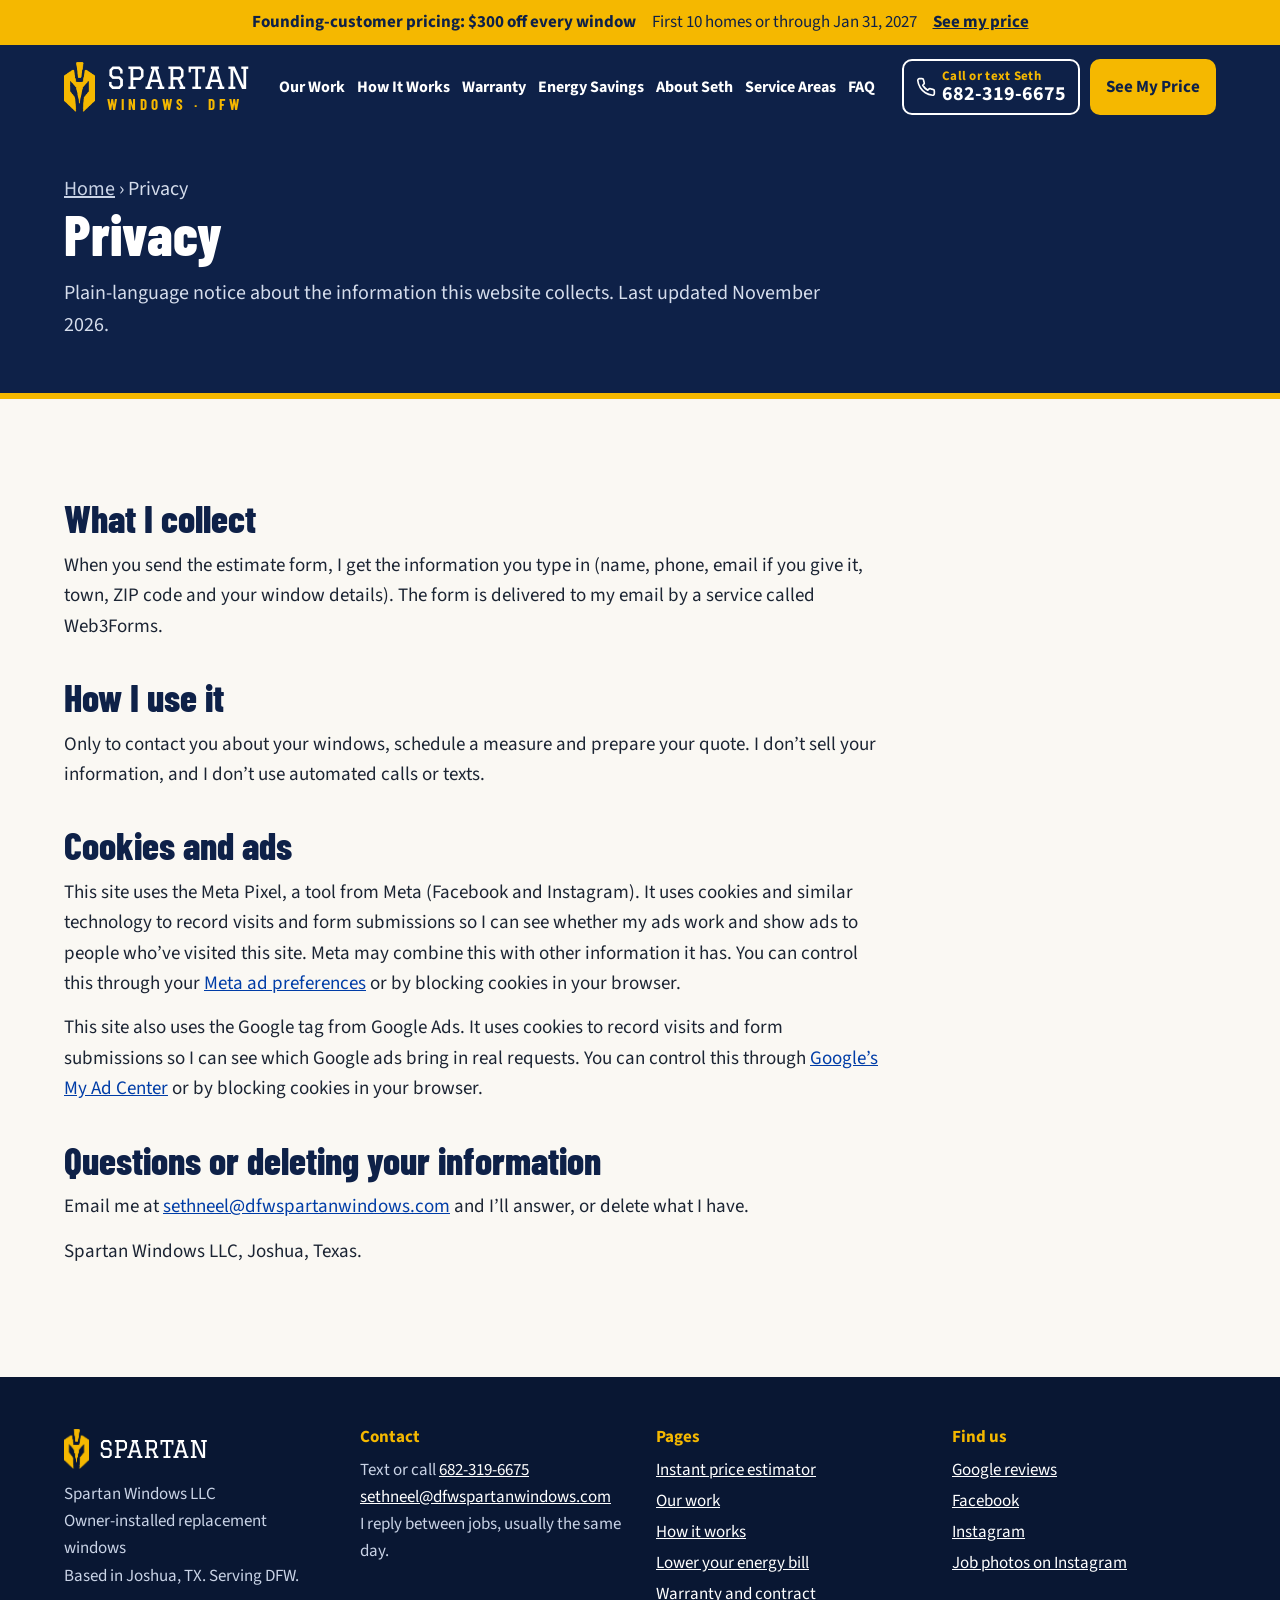
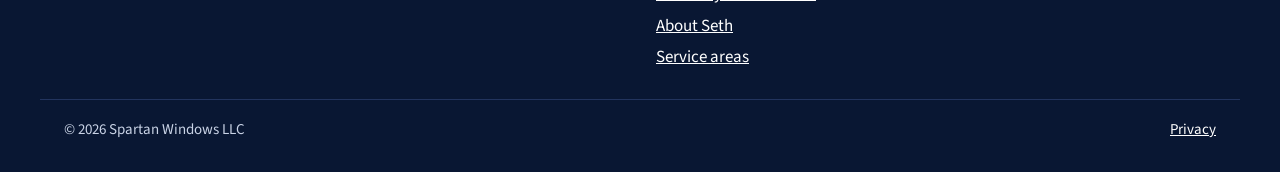
<file: privacy.html>
<!DOCTYPE html>
<html lang="en">
<head>
<!-- Google tag -->
<script async src="https://www.googletagmanager.com/gtm.js?id=GTM-5QS2S97G"></script>
<script>
  window.dataLayer = window.dataLayer || [];
  function gtag(){dataLayer.push(arguments);}
  gtag('js', new Date());
</script>
<!-- End Google tag -->
<meta charset="UTF-8">
<meta name="viewport" content="width=device-width, initial-scale=1.0">
<title>Privacy | Spartan Windows</title>
<meta name="description" content="How Spartan Windows handles the information you send through this website.">
<link rel="canonical" href="https://www.dfwspartanwindows.com/privacy.html">
<meta property="og:title" content="Privacy | Spartan Windows">
<meta property="og:description" content="How Spartan Windows handles the information you send through this website.">
<meta property="og:image" content="https://www.dfwspartanwindows.com/banner.jpg">
<meta property="og:url" content="https://www.dfwspartanwindows.com/privacy.html">
<meta property="og:type" content="website">
<meta property="og:site_name" content="Spartan Windows">
<meta name="theme-color" content="#0E2148">
<link rel="icon" href="favicon.ico" sizes="any">
<link rel="icon" type="image/png" href="img/favicon-32.png">
<link rel="apple-touch-icon" href="apple-touch-icon.png">
<link rel="preload" href="fonts/barlow-condensed-latin-800-normal.woff2" as="font" type="font/woff2" crossorigin>
<link rel="preload" href="fonts/source-sans-3-latin-400-normal.woff2" as="font" type="font/woff2" crossorigin>
<link rel="stylesheet" href="styles.css">
<!-- Meta Pixel -->
<script>
!function(f,b,e,v,n,t,s){if(f.fbq)return;n=f.fbq=function(){n.callMethod?n.callMethod.apply(n,arguments):n.queue.push(arguments)};if(!f._fbq)f._fbq=n;n.push=n;n.loaded=!0;n.version='2.0';n.queue=[];t=b.createElement(e);t.async=!0;t.src=v;s=b.getElementsByTagName(e)[0];s.parentNode.insertBefore(t,s)}(window,document,'script','https://connect.facebook.net/en_US/fbevents.js');
fbq('init', '2496650784477323');
fbq('track', 'PageView');
</script>
<noscript><img height="1" width="1" style="display:none" alt="" src="https://www.facebook.com/tr?id=2496650784477323&amp;ev=PageView&amp;noscript=1"></noscript>
<!-- End Meta Pixel -->
</head>
<body>
<a class="skip-link" href="#main">Skip to content</a>

<a class="phone-strip" data-phone-link href="tel:+16823196675"><svg aria-hidden="true" width="22" height="22" viewBox="0 0 24 24" fill="none" stroke="currentColor" stroke-width="2" stroke-linecap="round" stroke-linejoin="round"><path d="M22 16.92v3a2 2 0 0 1-2.18 2 19.79 19.79 0 0 1-8.63-3.07 19.5 19.5 0 0 1-6-6 19.79 19.79 0 0 1-3.07-8.67A2 2 0 0 1 4.11 2h3a2 2 0 0 1 2 1.72 12.84 12.84 0 0 0 .7 2.81 2 2 0 0 1-.45 2.11L8.09 9.91a16 16 0 0 0 6 6l1.27-1.27a2 2 0 0 1 2.11-.45 12.84 12.84 0 0 0 2.81.7A2 2 0 0 1 22 16.92z"/></svg><span>Call or text Seth: <strong data-phone-text>682-319-6675</strong></span></a>

<div class="offer-bar" data-founding>
  <div class="wrap">
    <strong>Founding-customer pricing: $300 off every window</strong>
    <span>First 10 homes or through Jan 31, 2027</span>
    <a href="estimate.html">See my price</a>
  </div>
</div>

<header class="site-header">
  <div class="wrap">
    <a class="brand" href="/" aria-label="Spartan Windows home">
      <img src="img/helmet.png" alt="" width="106" height="169">
      <span class="brand-text"><span class="brand-word">SPARTAN</span><span class="brand-sub">WINDOWS &middot; DFW</span></span>
    </a>
    <button class="menu-btn" type="button" aria-expanded="false" aria-controls="site-nav"><svg aria-hidden="true" width="22" height="22" viewBox="0 0 24 24" fill="none" stroke="currentColor" stroke-width="2.2" stroke-linecap="round"><path d="M4 7h16M4 12h16M4 17h16"/></svg>Menu</button>
    <nav id="site-nav" class="nav" aria-label="Main">
      <ul>
<li><a href="work.html">Our Work</a></li>
<li><a href="process.html">How It Works</a></li>
<li><a href="resources.html">Warranty</a></li>
<li><a href="energy-savings.html">Energy Savings</a></li>
<li><a href="about.html">About Seth</a></li>
<li><a href="service-areas.html">Service Areas</a></li>
<li><a href="/#faq">FAQ</a></li>
      </ul>
    </nav>
    <div class="header-actions">
      <a class="btn btn-outline-light header-phone" data-contact-link data-text-label="{phone}" aria-label="Call or text Seth at 682-319-6675" href="tel:+16823196675"><svg aria-hidden="true" width="22" height="22" viewBox="0 0 24 24" fill="none" stroke="currentColor" stroke-width="2" stroke-linecap="round" stroke-linejoin="round"><path d="M22 16.92v3a2 2 0 0 1-2.18 2 19.79 19.79 0 0 1-8.63-3.07 19.5 19.5 0 0 1-6-6 19.79 19.79 0 0 1-3.07-8.67A2 2 0 0 1 4.11 2h3a2 2 0 0 1 2 1.72 12.84 12.84 0 0 0 .7 2.81 2 2 0 0 1-.45 2.11L8.09 9.91a16 16 0 0 0 6 6l1.27-1.27a2 2 0 0 1 2.11-.45 12.84 12.84 0 0 0 2.81.7A2 2 0 0 1 22 16.92z"/></svg><span class="header-phone-lines"><small>Call or text Seth</small><span data-contact-label>682-319-6675</span></span></a>
      <a class="btn btn-gold" href="estimate.html">See My Price</a>
    </div>
  </div>
</header>

<section class="page-hero">
  <div class="wrap">
    <p class="crumbs"><a href="/">Home</a> &rsaquo; Privacy</p>
    <h1>Privacy</h1>
    <p>Plain-language notice about the information this website collects. Last updated November 2026.</p>
  </div>
</section>

<main id="main">
<div class="wrap">
  <section class="section prose">
    <h2>What I collect</h2>
    <p>When you send the estimate form, I get the information you type in (name, phone, email if you give it, town, ZIP code and your window details). The form is delivered to my email by a service called Web3Forms.</p>
    <h2>How I use it</h2>
    <p>Only to contact you about your windows, schedule a measure and prepare your quote. I don&rsquo;t sell your information, and I don&rsquo;t use automated calls or texts.</p>
    <h2>Cookies and ads</h2>
    <p>This site uses the Meta Pixel, a tool from Meta (Facebook and Instagram). It uses cookies and similar technology to record visits and form submissions so I can see whether my ads work and show ads to people who&rsquo;ve visited this site. Meta may combine this with other information it has. You can control this through your <a href="https://www.facebook.com/adpreferences/">Meta ad preferences</a> or by blocking cookies in your browser.</p>
    <p>This site also uses the Google tag from Google Ads. It uses cookies to record visits and form submissions so I can see which Google ads bring in real requests. You can control this through <a href="https://myadcenter.google.com/">Google&rsquo;s My Ad Center</a> or by blocking cookies in your browser.</p>
    <h2>Questions or deleting your information</h2>
    <p>Email me at <a href="mailto:sethneel@dfwspartanwindows.com">sethneel@dfwspartanwindows.com</a> and I&rsquo;ll answer, or delete what I have.</p>
    <p>Spartan Windows LLC, Joshua, Texas.</p>
  </section>
</div>
</main>

<footer class="site-footer">
  <div class="wrap footer-grid">
    <div>
      <div class="footer-brand"><img src="img/helmet.png" alt="" width="25" height="40"><span>SPARTAN</span></div>
      <p>Spartan Windows LLC<br>Owner-installed replacement windows<br>Based in Joshua, TX. Serving DFW.</p>
    </div>
    <div>
      <h2>Contact</h2>
      <p><span data-needs-phone>Text or call <a data-phone-link href="tel:+16823196675"><span data-phone-text>682-319-6675</span></a><br></span>
      <a href="mailto:sethneel@dfwspartanwindows.com">sethneel@dfwspartanwindows.com</a><br>I reply between jobs, usually the same day.</p>
    </div>
    <div>
      <h2>Pages</h2>
      <ul class="footer-links">
        <li><a href="estimate.html">Instant price estimator</a></li>
        <li><a href="work.html">Our work</a></li>
        <li><a href="process.html">How it works</a></li>
        <li><a href="energy-savings.html">Lower your energy bill</a></li>
        <li><a href="resources.html">Warranty and contract</a></li>
        <li><a href="about.html">About Seth</a></li>
        <li><a href="service-areas.html">Service areas</a></li>
      </ul>
    </div>
    <div>
      <h2>Find us</h2>
      <ul class="footer-links">
        <li><a data-reviews-link href="/" hidden>Google reviews</a></li>
        <li><a href="https://www.facebook.com/SpartanWindows">Facebook</a></li>
        <li><a href="https://www.instagram.com/spartan_windows/">Instagram</a></li>
        <li><a href="https://www.instagram.com/spartan_windows_gallery/">Job photos on Instagram</a></li>
      </ul>
    </div>
  </div>
  <div class="wrap footer-bottom"><span>&copy; <span data-year>2026</span> Spartan Windows LLC</span><a href="privacy.html">Privacy</a></div>
</footer>

<div class="mobile-bar">
  <a class="btn btn-outline-dark mobile-call" data-contact-link data-text-label="{phone}" aria-label="Call or text Seth at 682-319-6675" href="tel:+16823196675"><svg aria-hidden="true" width="22" height="22" viewBox="0 0 24 24" fill="none" stroke="currentColor" stroke-width="2" stroke-linecap="round" stroke-linejoin="round"><path d="M22 16.92v3a2 2 0 0 1-2.18 2 19.79 19.79 0 0 1-8.63-3.07 19.5 19.5 0 0 1-6-6 19.79 19.79 0 0 1-3.07-8.67A2 2 0 0 1 4.11 2h3a2 2 0 0 1 2 1.72 12.84 12.84 0 0 0 .7 2.81 2 2 0 0 1-.45 2.11L8.09 9.91a16 16 0 0 0 6 6l1.27-1.27a2 2 0 0 1 2.11-.45 12.84 12.84 0 0 0 2.81.7A2 2 0 0 1 22 16.92z"/></svg><span data-contact-label>682-319-6675</span></a>
  <a class="btn btn-gold" href="estimate.html">See My Price</a>
</div>

<script src="script.js"></script>
</body>
</html>
</file>
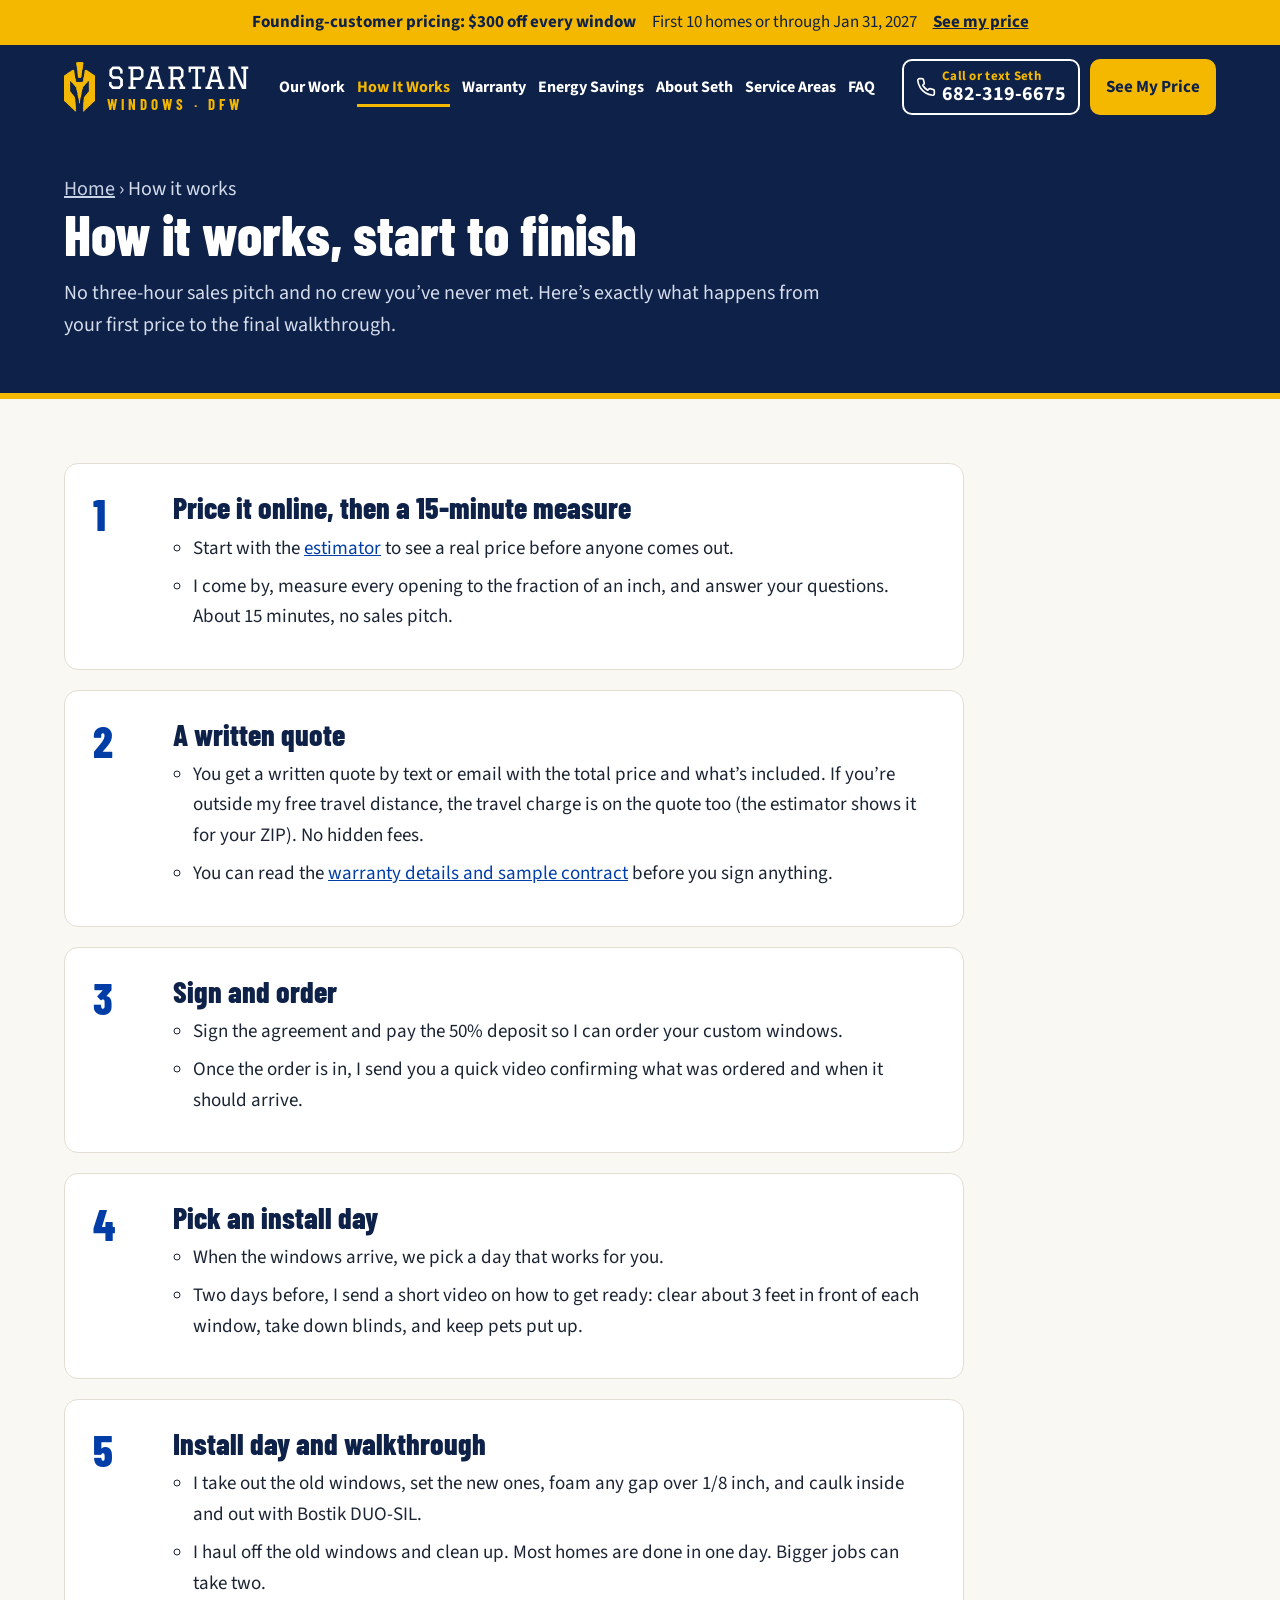
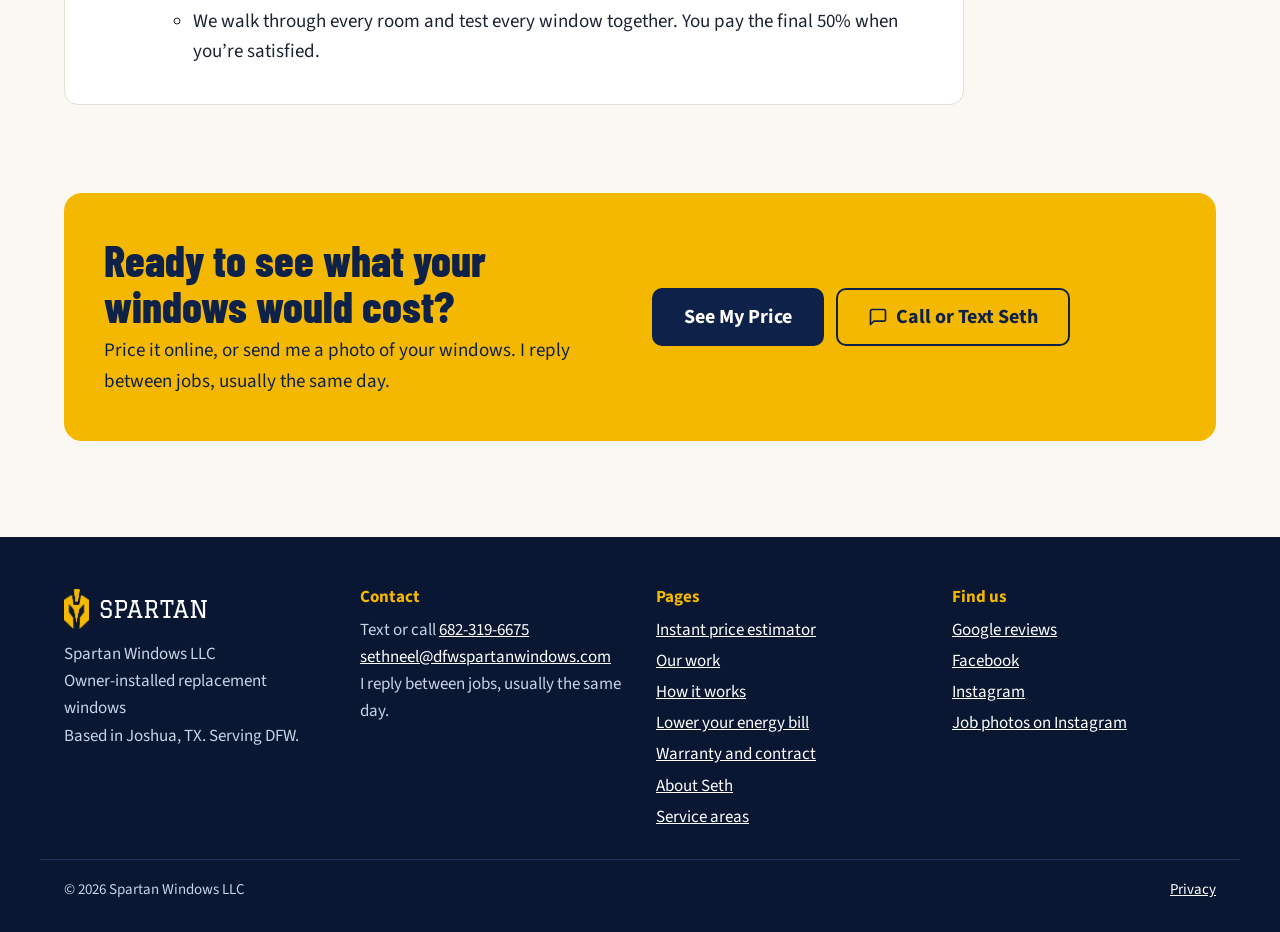
<file: process.html>
<!DOCTYPE html>
<html lang="en">
<head>
<!-- Google tag -->
<script async src="https://www.googletagmanager.com/gtm.js?id=GTM-5QS2S97G"></script>
<script>
  window.dataLayer = window.dataLayer || [];
  function gtag(){dataLayer.push(arguments);}
  gtag('js', new Date());
</script>
<!-- End Google tag -->
<meta charset="UTF-8">
<meta name="viewport" content="width=device-width, initial-scale=1.0">
<title>How It Works: 5 Steps to New Windows | Spartan Windows</title>
<meta name="description" content="From online price to final walkthrough: how Seth Neel measures, orders and installs your replacement windows, usually in one day.">
<link rel="canonical" href="https://www.dfwspartanwindows.com/process.html">
<meta property="og:title" content="How It Works: 5 Steps to New Windows | Spartan Windows">
<meta property="og:description" content="From online price to final walkthrough: how Seth Neel measures, orders and installs your replacement windows, usually in one day.">
<meta property="og:image" content="https://www.dfwspartanwindows.com/banner.jpg">
<meta property="og:url" content="https://www.dfwspartanwindows.com/process.html">
<meta property="og:type" content="website">
<meta property="og:site_name" content="Spartan Windows">
<meta name="theme-color" content="#0E2148">
<link rel="icon" href="favicon.ico" sizes="any">
<link rel="icon" type="image/png" href="img/favicon-32.png">
<link rel="apple-touch-icon" href="apple-touch-icon.png">
<link rel="preload" href="fonts/barlow-condensed-latin-800-normal.woff2" as="font" type="font/woff2" crossorigin>
<link rel="preload" href="fonts/source-sans-3-latin-400-normal.woff2" as="font" type="font/woff2" crossorigin>
<link rel="stylesheet" href="styles.css">
<!-- Meta Pixel -->
<script>
!function(f,b,e,v,n,t,s){if(f.fbq)return;n=f.fbq=function(){n.callMethod?n.callMethod.apply(n,arguments):n.queue.push(arguments)};if(!f._fbq)f._fbq=n;n.push=n;n.loaded=!0;n.version='2.0';n.queue=[];t=b.createElement(e);t.async=!0;t.src=v;s=b.getElementsByTagName(e)[0];s.parentNode.insertBefore(t,s)}(window,document,'script','https://connect.facebook.net/en_US/fbevents.js');
fbq('init', '2496650784477323');
fbq('track', 'PageView');
</script>
<noscript><img height="1" width="1" style="display:none" alt="" src="https://www.facebook.com/tr?id=2496650784477323&amp;ev=PageView&amp;noscript=1"></noscript>
<!-- End Meta Pixel -->
</head>
<body>
<a class="skip-link" href="#main">Skip to content</a>

<a class="phone-strip" data-phone-link href="tel:+16823196675"><svg aria-hidden="true" width="22" height="22" viewBox="0 0 24 24" fill="none" stroke="currentColor" stroke-width="2" stroke-linecap="round" stroke-linejoin="round"><path d="M22 16.92v3a2 2 0 0 1-2.18 2 19.79 19.79 0 0 1-8.63-3.07 19.5 19.5 0 0 1-6-6 19.79 19.79 0 0 1-3.07-8.67A2 2 0 0 1 4.11 2h3a2 2 0 0 1 2 1.72 12.84 12.84 0 0 0 .7 2.81 2 2 0 0 1-.45 2.11L8.09 9.91a16 16 0 0 0 6 6l1.27-1.27a2 2 0 0 1 2.11-.45 12.84 12.84 0 0 0 2.81.7A2 2 0 0 1 22 16.92z"/></svg><span>Call or text Seth: <strong data-phone-text>682-319-6675</strong></span></a>

<div class="offer-bar" data-founding>
  <div class="wrap">
    <strong>Founding-customer pricing: $300 off every window</strong>
    <span>First 10 homes or through Jan 31, 2027</span>
    <a href="estimate.html">See my price</a>
  </div>
</div>

<header class="site-header">
  <div class="wrap">
    <a class="brand" href="/" aria-label="Spartan Windows home">
      <img src="img/helmet.png" alt="" width="106" height="169">
      <span class="brand-text"><span class="brand-word">SPARTAN</span><span class="brand-sub">WINDOWS &middot; DFW</span></span>
    </a>
    <button class="menu-btn" type="button" aria-expanded="false" aria-controls="site-nav"><svg aria-hidden="true" width="22" height="22" viewBox="0 0 24 24" fill="none" stroke="currentColor" stroke-width="2.2" stroke-linecap="round"><path d="M4 7h16M4 12h16M4 17h16"/></svg>Menu</button>
    <nav id="site-nav" class="nav" aria-label="Main">
      <ul>
<li><a href="work.html">Our Work</a></li>
<li><a href="process.html" aria-current="page">How It Works</a></li>
<li><a href="resources.html">Warranty</a></li>
<li><a href="energy-savings.html">Energy Savings</a></li>
<li><a href="about.html">About Seth</a></li>
<li><a href="service-areas.html">Service Areas</a></li>
<li><a href="/#faq">FAQ</a></li>
      </ul>
    </nav>
    <div class="header-actions">
      <a class="btn btn-outline-light header-phone" data-contact-link data-text-label="{phone}" aria-label="Call or text Seth at 682-319-6675" href="tel:+16823196675"><svg aria-hidden="true" width="22" height="22" viewBox="0 0 24 24" fill="none" stroke="currentColor" stroke-width="2" stroke-linecap="round" stroke-linejoin="round"><path d="M22 16.92v3a2 2 0 0 1-2.18 2 19.79 19.79 0 0 1-8.63-3.07 19.5 19.5 0 0 1-6-6 19.79 19.79 0 0 1-3.07-8.67A2 2 0 0 1 4.11 2h3a2 2 0 0 1 2 1.72 12.84 12.84 0 0 0 .7 2.81 2 2 0 0 1-.45 2.11L8.09 9.91a16 16 0 0 0 6 6l1.27-1.27a2 2 0 0 1 2.11-.45 12.84 12.84 0 0 0 2.81.7A2 2 0 0 1 22 16.92z"/></svg><span class="header-phone-lines"><small>Call or text Seth</small><span data-contact-label>682-319-6675</span></span></a>
      <a class="btn btn-gold" href="estimate.html">See My Price</a>
    </div>
  </div>
</header>

<section class="page-hero">
  <div class="wrap">
    <p class="crumbs"><a href="/">Home</a> &rsaquo; How it works</p>
    <h1>How it works, start to finish</h1>
    <p>No three-hour sales pitch and no crew you&rsquo;ve never met. Here&rsquo;s exactly what happens from your first price to the final walkthrough.</p>
  </div>
</section>

<main id="main">
<div class="wrap">
  <section class="section">
    <ol class="steps-long">
      <li><span class="step-num">1</span><div><h2>Price it online, then a 15-minute measure</h2><ul>
        <li>Start with the <a href="estimate.html">estimator</a> to see a real price before anyone comes out.</li>
        <li>I come by, measure every opening to the fraction of an inch, and answer your questions. About 15 minutes, no sales pitch.</li>
      </ul></div></li>
      <li><span class="step-num">2</span><div><h2>A written quote</h2><ul>
        <li>You get a written quote by text or email with the total price and what&rsquo;s included. If you&rsquo;re outside my free travel distance, the travel charge is on the quote too (the estimator shows it for your ZIP). No hidden fees.</li>
        <li>You can read the <a href="resources.html">warranty details and sample contract</a> before you sign anything.</li>
      </ul></div></li>
      <li><span class="step-num">3</span><div><h2>Sign and order</h2><ul>
        <li>Sign the agreement and pay the 50% deposit so I can order your custom windows.</li>
        <li>Once the order is in, I send you a quick video confirming what was ordered and when it should arrive.</li>
      </ul></div></li>
      <li><span class="step-num">4</span><div><h2>Pick an install day</h2><ul>
        <li>When the windows arrive, we pick a day that works for you.</li>
        <li>Two days before, I send a short video on how to get ready: clear about 3 feet in front of each window, take down blinds, and keep pets put up.</li>
      </ul></div></li>
      <li><span class="step-num">5</span><div><h2>Install day and walkthrough</h2><ul>
        <li>I take out the old windows, set the new ones, foam any gap over 1/8 inch, and caulk inside and out with Bostik DUO-SIL.</li>
        <li>I haul off the old windows and clean up. Most homes are done in one day. Bigger jobs can take two.</li>
        <li>We walk through every room and test every window together. You pay the final 50% when you&rsquo;re satisfied.</li>
      </ul></div></li>
    </ol>
  </section>

  <section class="section">
    <div class="cta-band">
      <div>
        <h2>Ready to see what your windows would cost?</h2>
        <p>Price it online, or send me a photo of your windows. I reply between jobs, usually the same day.</p>
      </div>
      <div class="btn-row">
        <a class="btn btn-navy btn-lg" href="estimate.html">See My Price</a>
        <a class="btn btn-outline-dark btn-lg" data-contact-link href="tel:+16823196675"><svg aria-hidden="true" width="20" height="20" viewBox="0 0 24 24" fill="none" stroke="currentColor" stroke-width="2" stroke-linecap="round" stroke-linejoin="round"><path d="M21 15a2 2 0 0 1-2 2H7l-4 4V5a2 2 0 0 1 2-2h14a2 2 0 0 1 2 2z"/></svg><span data-contact-label>Call or Text Seth</span></a>
      </div>
    </div>
  </section>

</div>
</main>

<footer class="site-footer">
  <div class="wrap footer-grid">
    <div>
      <div class="footer-brand"><img src="img/helmet.png" alt="" width="25" height="40"><span>SPARTAN</span></div>
      <p>Spartan Windows LLC<br>Owner-installed replacement windows<br>Based in Joshua, TX. Serving DFW.</p>
    </div>
    <div>
      <h2>Contact</h2>
      <p><span data-needs-phone>Text or call <a data-phone-link href="tel:+16823196675"><span data-phone-text>682-319-6675</span></a><br></span>
      <a href="mailto:sethneel@dfwspartanwindows.com">sethneel@dfwspartanwindows.com</a><br>I reply between jobs, usually the same day.</p>
    </div>
    <div>
      <h2>Pages</h2>
      <ul class="footer-links">
        <li><a href="estimate.html">Instant price estimator</a></li>
        <li><a href="work.html">Our work</a></li>
        <li><a href="process.html">How it works</a></li>
        <li><a href="energy-savings.html">Lower your energy bill</a></li>
        <li><a href="resources.html">Warranty and contract</a></li>
        <li><a href="about.html">About Seth</a></li>
        <li><a href="service-areas.html">Service areas</a></li>
      </ul>
    </div>
    <div>
      <h2>Find us</h2>
      <ul class="footer-links">
        <li><a data-reviews-link href="/" hidden>Google reviews</a></li>
        <li><a href="https://www.facebook.com/SpartanWindows">Facebook</a></li>
        <li><a href="https://www.instagram.com/spartan_windows/">Instagram</a></li>
        <li><a href="https://www.instagram.com/spartan_windows_gallery/">Job photos on Instagram</a></li>
      </ul>
    </div>
  </div>
  <div class="wrap footer-bottom"><span>&copy; <span data-year>2026</span> Spartan Windows LLC</span><a href="privacy.html">Privacy</a></div>
</footer>

<div class="mobile-bar">
  <a class="btn btn-outline-dark mobile-call" data-contact-link data-text-label="{phone}" aria-label="Call or text Seth at 682-319-6675" href="tel:+16823196675"><svg aria-hidden="true" width="22" height="22" viewBox="0 0 24 24" fill="none" stroke="currentColor" stroke-width="2" stroke-linecap="round" stroke-linejoin="round"><path d="M22 16.92v3a2 2 0 0 1-2.18 2 19.79 19.79 0 0 1-8.63-3.07 19.5 19.5 0 0 1-6-6 19.79 19.79 0 0 1-3.07-8.67A2 2 0 0 1 4.11 2h3a2 2 0 0 1 2 1.72 12.84 12.84 0 0 0 .7 2.81 2 2 0 0 1-.45 2.11L8.09 9.91a16 16 0 0 0 6 6l1.27-1.27a2 2 0 0 1 2.11-.45 12.84 12.84 0 0 0 2.81.7A2 2 0 0 1 22 16.92z"/></svg><span data-contact-label>682-319-6675</span></a>
  <a class="btn btn-gold" href="estimate.html">See My Price</a>
</div>

<script src="script.js"></script>
</body>
</html>
</file>
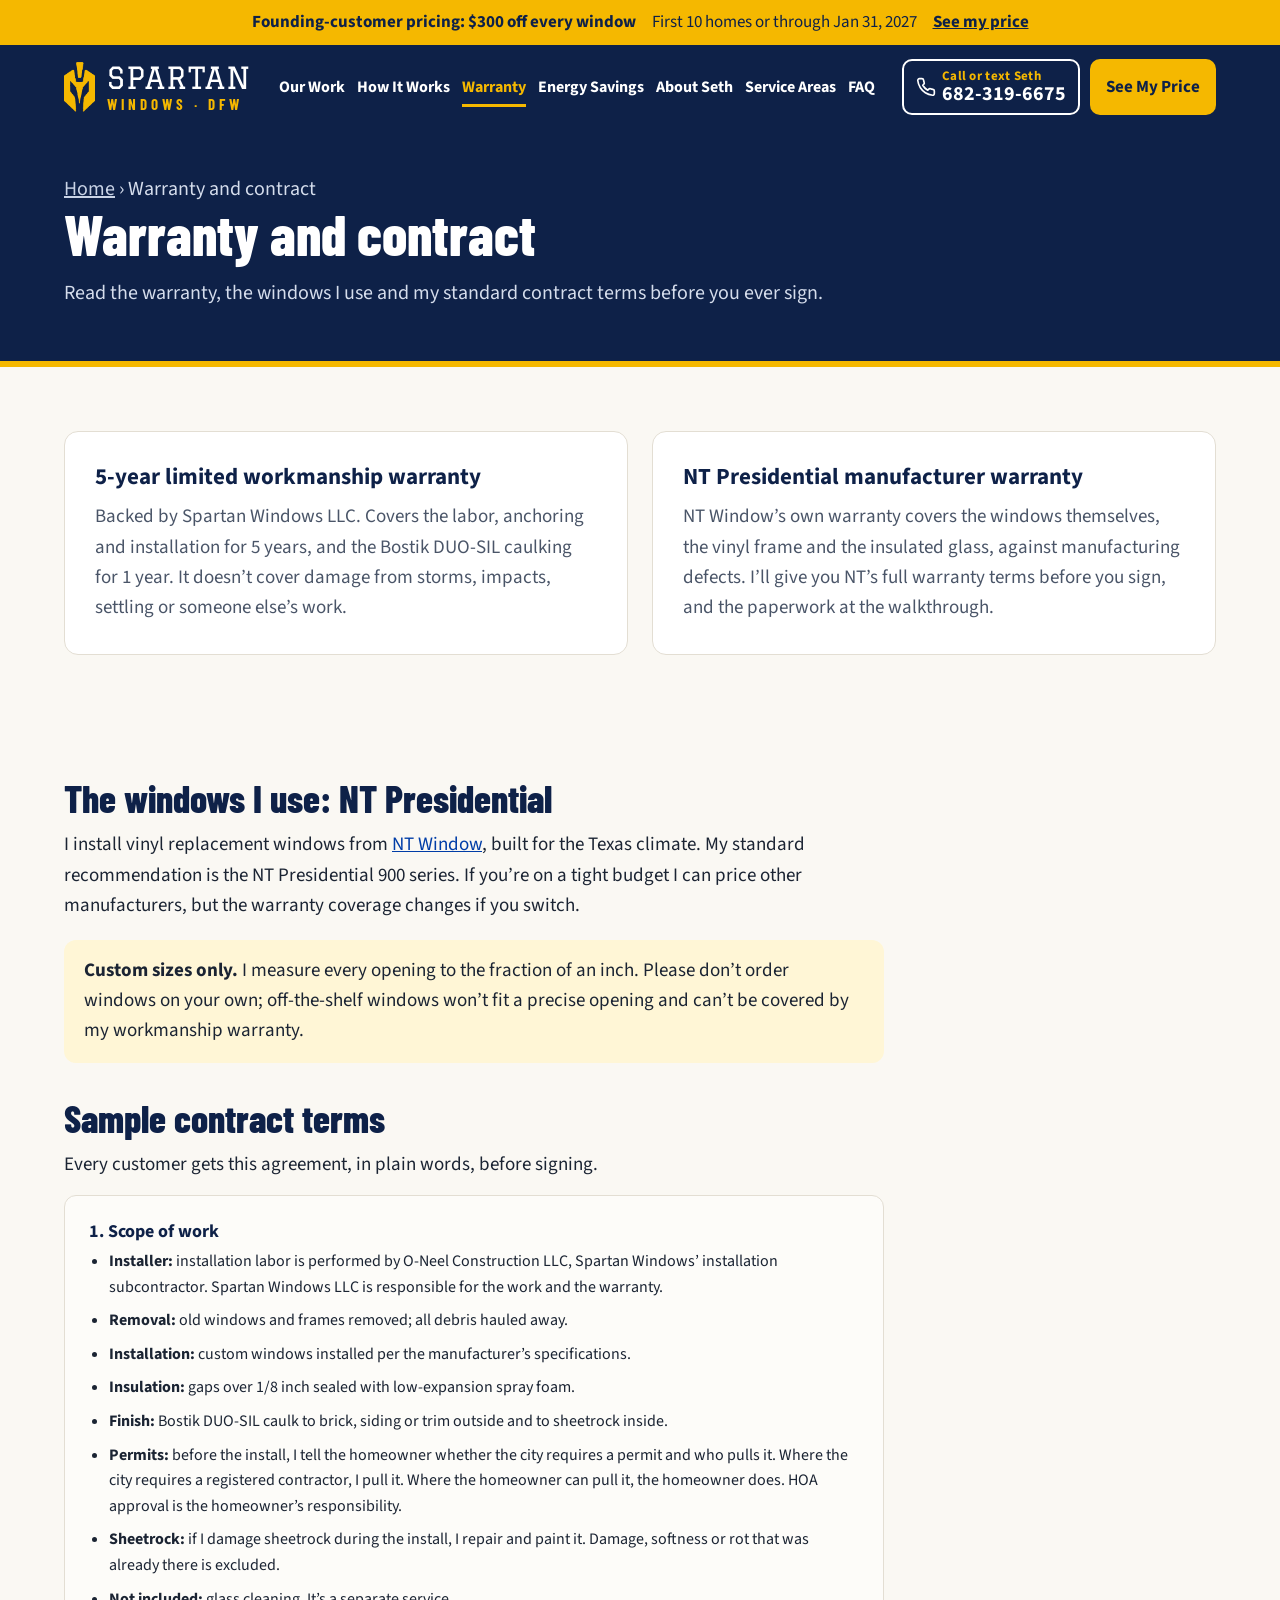
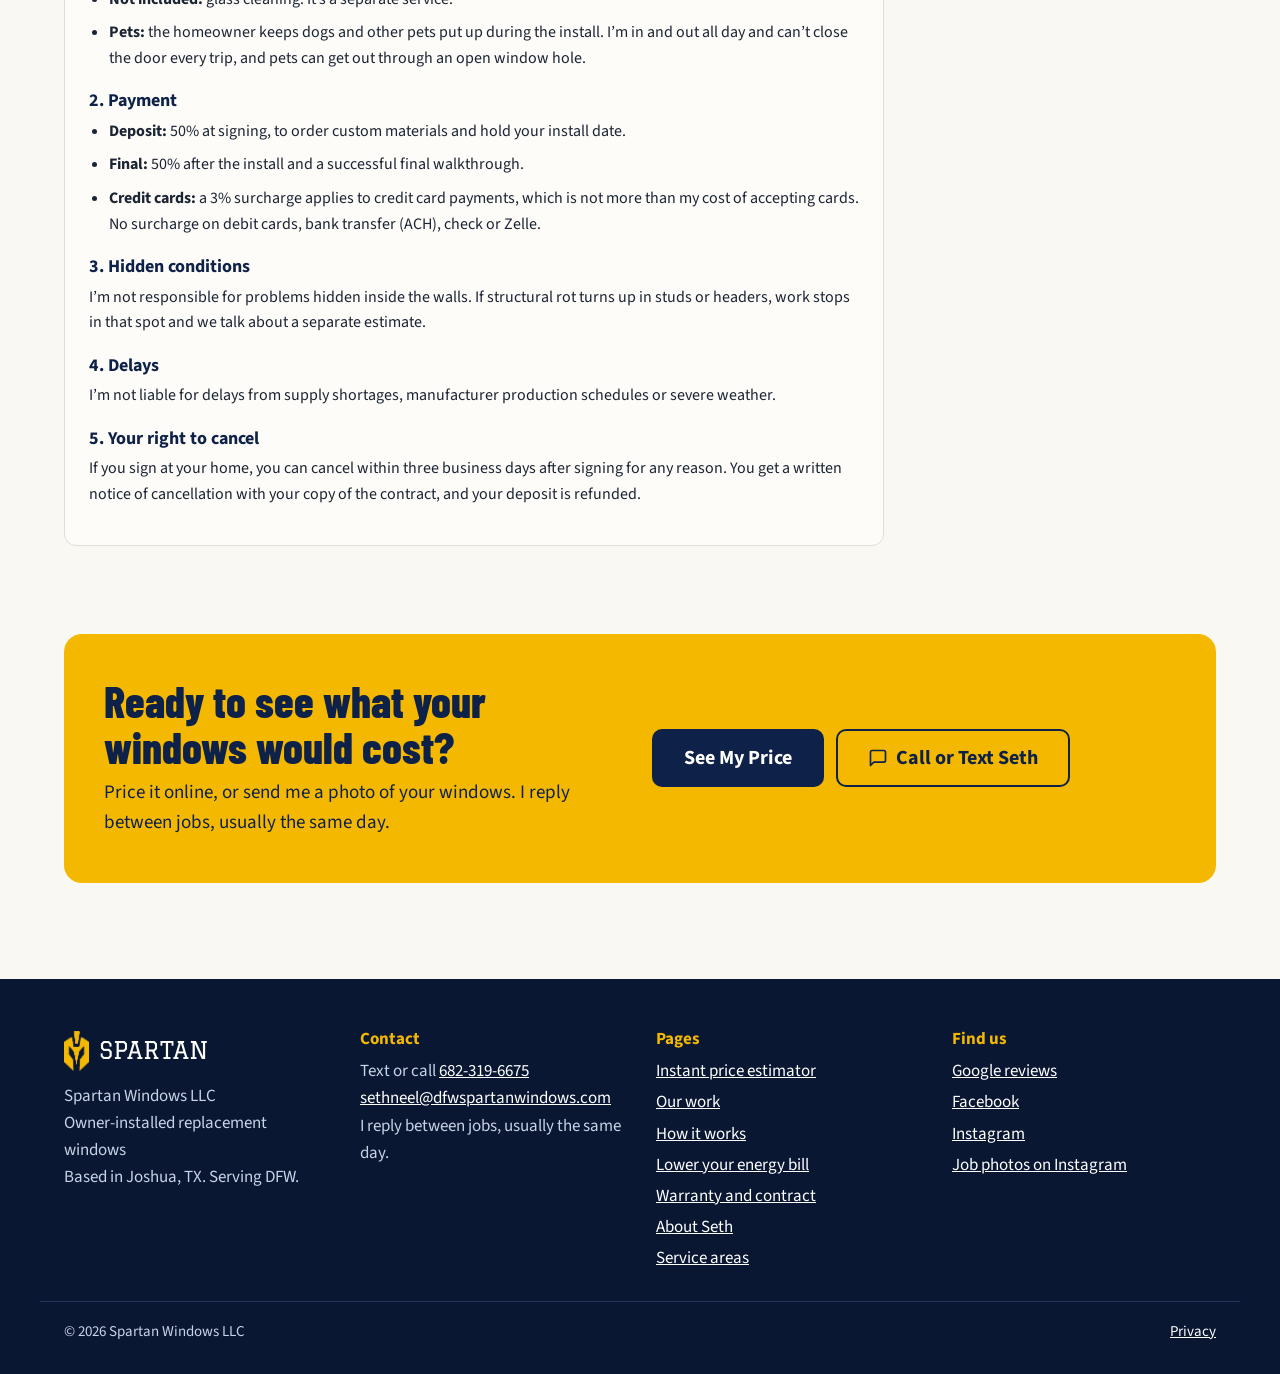
<file: resources.html>
<!DOCTYPE html>
<html lang="en">
<head>
<!-- Google tag -->
<script async src="https://www.googletagmanager.com/gtm.js?id=GTM-5QS2S97G"></script>
<script>
  window.dataLayer = window.dataLayer || [];
  function gtag(){dataLayer.push(arguments);}
  gtag('js', new Date());
</script>
<!-- End Google tag -->
<meta charset="UTF-8">
<meta name="viewport" content="width=device-width, initial-scale=1.0">
<title>Warranty, Sample Contract &amp; Window Info | Spartan Windows</title>
<meta name="description" content="Read Spartan Windows’ 5-year limited workmanship warranty, NT Presidential window details and a sample contract before you sign anything.">
<link rel="canonical" href="https://www.dfwspartanwindows.com/resources.html">
<meta property="og:title" content="Warranty, Sample Contract &amp; Window Info | Spartan Windows">
<meta property="og:description" content="Read Spartan Windows’ 5-year limited workmanship warranty, NT Presidential window details and a sample contract before you sign anything.">
<meta property="og:image" content="https://www.dfwspartanwindows.com/banner.jpg">
<meta property="og:url" content="https://www.dfwspartanwindows.com/resources.html">
<meta property="og:type" content="website">
<meta property="og:site_name" content="Spartan Windows">
<meta name="theme-color" content="#0E2148">
<link rel="icon" href="favicon.ico" sizes="any">
<link rel="icon" type="image/png" href="img/favicon-32.png">
<link rel="apple-touch-icon" href="apple-touch-icon.png">
<link rel="preload" href="fonts/barlow-condensed-latin-800-normal.woff2" as="font" type="font/woff2" crossorigin>
<link rel="preload" href="fonts/source-sans-3-latin-400-normal.woff2" as="font" type="font/woff2" crossorigin>
<link rel="stylesheet" href="styles.css">
<!-- Meta Pixel -->
<script>
!function(f,b,e,v,n,t,s){if(f.fbq)return;n=f.fbq=function(){n.callMethod?n.callMethod.apply(n,arguments):n.queue.push(arguments)};if(!f._fbq)f._fbq=n;n.push=n;n.loaded=!0;n.version='2.0';n.queue=[];t=b.createElement(e);t.async=!0;t.src=v;s=b.getElementsByTagName(e)[0];s.parentNode.insertBefore(t,s)}(window,document,'script','https://connect.facebook.net/en_US/fbevents.js');
fbq('init', '2496650784477323');
fbq('track', 'PageView');
</script>
<noscript><img height="1" width="1" style="display:none" alt="" src="https://www.facebook.com/tr?id=2496650784477323&amp;ev=PageView&amp;noscript=1"></noscript>
<!-- End Meta Pixel -->
</head>
<body>
<a class="skip-link" href="#main">Skip to content</a>

<a class="phone-strip" data-phone-link href="tel:+16823196675"><svg aria-hidden="true" width="22" height="22" viewBox="0 0 24 24" fill="none" stroke="currentColor" stroke-width="2" stroke-linecap="round" stroke-linejoin="round"><path d="M22 16.92v3a2 2 0 0 1-2.18 2 19.79 19.79 0 0 1-8.63-3.07 19.5 19.5 0 0 1-6-6 19.79 19.79 0 0 1-3.07-8.67A2 2 0 0 1 4.11 2h3a2 2 0 0 1 2 1.72 12.84 12.84 0 0 0 .7 2.81 2 2 0 0 1-.45 2.11L8.09 9.91a16 16 0 0 0 6 6l1.27-1.27a2 2 0 0 1 2.11-.45 12.84 12.84 0 0 0 2.81.7A2 2 0 0 1 22 16.92z"/></svg><span>Call or text Seth: <strong data-phone-text>682-319-6675</strong></span></a>

<div class="offer-bar" data-founding>
  <div class="wrap">
    <strong>Founding-customer pricing: $300 off every window</strong>
    <span>First 10 homes or through Jan 31, 2027</span>
    <a href="estimate.html">See my price</a>
  </div>
</div>

<header class="site-header">
  <div class="wrap">
    <a class="brand" href="/" aria-label="Spartan Windows home">
      <img src="img/helmet.png" alt="" width="106" height="169">
      <span class="brand-text"><span class="brand-word">SPARTAN</span><span class="brand-sub">WINDOWS &middot; DFW</span></span>
    </a>
    <button class="menu-btn" type="button" aria-expanded="false" aria-controls="site-nav"><svg aria-hidden="true" width="22" height="22" viewBox="0 0 24 24" fill="none" stroke="currentColor" stroke-width="2.2" stroke-linecap="round"><path d="M4 7h16M4 12h16M4 17h16"/></svg>Menu</button>
    <nav id="site-nav" class="nav" aria-label="Main">
      <ul>
<li><a href="work.html">Our Work</a></li>
<li><a href="process.html">How It Works</a></li>
<li><a href="resources.html" aria-current="page">Warranty</a></li>
<li><a href="energy-savings.html">Energy Savings</a></li>
<li><a href="about.html">About Seth</a></li>
<li><a href="service-areas.html">Service Areas</a></li>
<li><a href="/#faq">FAQ</a></li>
      </ul>
    </nav>
    <div class="header-actions">
      <a class="btn btn-outline-light header-phone" data-contact-link data-text-label="{phone}" aria-label="Call or text Seth at 682-319-6675" href="tel:+16823196675"><svg aria-hidden="true" width="22" height="22" viewBox="0 0 24 24" fill="none" stroke="currentColor" stroke-width="2" stroke-linecap="round" stroke-linejoin="round"><path d="M22 16.92v3a2 2 0 0 1-2.18 2 19.79 19.79 0 0 1-8.63-3.07 19.5 19.5 0 0 1-6-6 19.79 19.79 0 0 1-3.07-8.67A2 2 0 0 1 4.11 2h3a2 2 0 0 1 2 1.72 12.84 12.84 0 0 0 .7 2.81 2 2 0 0 1-.45 2.11L8.09 9.91a16 16 0 0 0 6 6l1.27-1.27a2 2 0 0 1 2.11-.45 12.84 12.84 0 0 0 2.81.7A2 2 0 0 1 22 16.92z"/></svg><span class="header-phone-lines"><small>Call or text Seth</small><span data-contact-label>682-319-6675</span></span></a>
      <a class="btn btn-gold" href="estimate.html">See My Price</a>
    </div>
  </div>
</header>

<section class="page-hero">
  <div class="wrap">
    <p class="crumbs"><a href="/">Home</a> &rsaquo; Warranty and contract</p>
    <h1>Warranty and contract</h1>
    <p>Read the warranty, the windows I use and my standard contract terms before you ever sign.</p>
  </div>
</section>

<main id="main">
<div class="wrap">
  <section class="section">
    <div class="cards">
      <div class="card">
        <h3>5-year limited workmanship warranty</h3>
        <p>Backed by Spartan Windows LLC. Covers the labor, anchoring and installation for 5 years, and the Bostik DUO-SIL caulking for 1 year. It doesn&rsquo;t cover damage from storms, impacts, settling or someone else&rsquo;s work.</p>
      </div>
      <div class="card">
        <h3>NT Presidential manufacturer warranty</h3>
        <p>NT Window&rsquo;s own warranty covers the windows themselves, the vinyl frame and the insulated glass, against manufacturing defects. I&rsquo;ll give you NT&rsquo;s full warranty terms before you sign, and the paperwork at the walkthrough.</p>
      </div>
    </div>
  </section>

  <section class="section prose">
    <h2>The windows I use: NT Presidential</h2>
    <p>I install vinyl replacement windows from <a href="https://ntwindow.com/windows/vinyl-series/">NT Window</a>, built for the Texas climate. My standard recommendation is the NT Presidential 900 series. If you&rsquo;re on a tight budget I can price other manufacturers, but the warranty coverage changes if you switch.</p>
    <div class="note"><strong>Custom sizes only.</strong> I measure every opening to the fraction of an inch. Please don&rsquo;t order windows on your own; off-the-shelf windows won&rsquo;t fit a precise opening and can&rsquo;t be covered by my workmanship warranty.</div>

    <h2>Sample contract terms</h2>
    <p>Every customer gets this agreement, in plain words, before signing.</p>
    <div class="contract">
      <h3>1. Scope of work</h3>
      <ul>
        <li><strong>Installer:</strong> installation labor is performed by O-Neel Construction LLC, Spartan Windows&rsquo; installation subcontractor. Spartan Windows LLC is responsible for the work and the warranty.</li>
        <li><strong>Removal:</strong> old windows and frames removed; all debris hauled away.</li>
        <li><strong>Installation:</strong> custom windows installed per the manufacturer&rsquo;s specifications.</li>
        <li><strong>Insulation:</strong> gaps over 1/8 inch sealed with low-expansion spray foam.</li>
        <li><strong>Finish:</strong> Bostik DUO-SIL caulk to brick, siding or trim outside and to sheetrock inside.</li>
        <li><strong>Permits:</strong> before the install, I tell the homeowner whether the city requires a permit and who pulls it. Where the city requires a registered contractor, I pull it. Where the homeowner can pull it, the homeowner does. HOA approval is the homeowner&rsquo;s responsibility.</li>
        <li><strong>Sheetrock:</strong> if I damage sheetrock during the install, I repair and paint it. Damage, softness or rot that was already there is excluded.</li>
        <li><strong>Not included:</strong> glass cleaning. It&rsquo;s a separate service.</li>
        <li><strong>Pets:</strong> the homeowner keeps dogs and other pets put up during the install. I&rsquo;m in and out all day and can&rsquo;t close the door every trip, and pets can get out through an open window hole.</li>
      </ul>
      <h3>2. Payment</h3>
      <ul>
        <li><strong>Deposit:</strong> 50% at signing, to order custom materials and hold your install date.</li>
        <li><strong>Final:</strong> 50% after the install and a successful final walkthrough.</li>
        <li><strong>Credit cards:</strong> a 3% surcharge applies to credit card payments, which is not more than my cost of accepting cards. No surcharge on debit cards, bank transfer (ACH), check or Zelle.</li>
      </ul>
      <h3>3. Hidden conditions</h3>
      <p>I&rsquo;m not responsible for problems hidden inside the walls. If structural rot turns up in studs or headers, work stops in that spot and we talk about a separate estimate.</p>
      <h3>4. Delays</h3>
      <p>I&rsquo;m not liable for delays from supply shortages, manufacturer production schedules or severe weather.</p>
      <h3>5. Your right to cancel</h3>
      <p>If you sign at your home, you can cancel within three business days after signing for any reason. You get a written notice of cancellation with your copy of the contract, and your deposit is refunded.</p>
    </div>
  </section>

  <section class="section">
    <div class="cta-band">
      <div>
        <h2>Ready to see what your windows would cost?</h2>
        <p>Price it online, or send me a photo of your windows. I reply between jobs, usually the same day.</p>
      </div>
      <div class="btn-row">
        <a class="btn btn-navy btn-lg" href="estimate.html">See My Price</a>
        <a class="btn btn-outline-dark btn-lg" data-contact-link href="tel:+16823196675"><svg aria-hidden="true" width="20" height="20" viewBox="0 0 24 24" fill="none" stroke="currentColor" stroke-width="2" stroke-linecap="round" stroke-linejoin="round"><path d="M21 15a2 2 0 0 1-2 2H7l-4 4V5a2 2 0 0 1 2-2h14a2 2 0 0 1 2 2z"/></svg><span data-contact-label>Call or Text Seth</span></a>
      </div>
    </div>
  </section>

</div>
</main>

<footer class="site-footer">
  <div class="wrap footer-grid">
    <div>
      <div class="footer-brand"><img src="img/helmet.png" alt="" width="25" height="40"><span>SPARTAN</span></div>
      <p>Spartan Windows LLC<br>Owner-installed replacement windows<br>Based in Joshua, TX. Serving DFW.</p>
    </div>
    <div>
      <h2>Contact</h2>
      <p><span data-needs-phone>Text or call <a data-phone-link href="tel:+16823196675"><span data-phone-text>682-319-6675</span></a><br></span>
      <a href="mailto:sethneel@dfwspartanwindows.com">sethneel@dfwspartanwindows.com</a><br>I reply between jobs, usually the same day.</p>
    </div>
    <div>
      <h2>Pages</h2>
      <ul class="footer-links">
        <li><a href="estimate.html">Instant price estimator</a></li>
        <li><a href="work.html">Our work</a></li>
        <li><a href="process.html">How it works</a></li>
        <li><a href="energy-savings.html">Lower your energy bill</a></li>
        <li><a href="resources.html">Warranty and contract</a></li>
        <li><a href="about.html">About Seth</a></li>
        <li><a href="service-areas.html">Service areas</a></li>
      </ul>
    </div>
    <div>
      <h2>Find us</h2>
      <ul class="footer-links">
        <li><a data-reviews-link href="/" hidden>Google reviews</a></li>
        <li><a href="https://www.facebook.com/SpartanWindows">Facebook</a></li>
        <li><a href="https://www.instagram.com/spartan_windows/">Instagram</a></li>
        <li><a href="https://www.instagram.com/spartan_windows_gallery/">Job photos on Instagram</a></li>
      </ul>
    </div>
  </div>
  <div class="wrap footer-bottom"><span>&copy; <span data-year>2026</span> Spartan Windows LLC</span><a href="privacy.html">Privacy</a></div>
</footer>

<div class="mobile-bar">
  <a class="btn btn-outline-dark mobile-call" data-contact-link data-text-label="{phone}" aria-label="Call or text Seth at 682-319-6675" href="tel:+16823196675"><svg aria-hidden="true" width="22" height="22" viewBox="0 0 24 24" fill="none" stroke="currentColor" stroke-width="2" stroke-linecap="round" stroke-linejoin="round"><path d="M22 16.92v3a2 2 0 0 1-2.18 2 19.79 19.79 0 0 1-8.63-3.07 19.5 19.5 0 0 1-6-6 19.79 19.79 0 0 1-3.07-8.67A2 2 0 0 1 4.11 2h3a2 2 0 0 1 2 1.72 12.84 12.84 0 0 0 .7 2.81 2 2 0 0 1-.45 2.11L8.09 9.91a16 16 0 0 0 6 6l1.27-1.27a2 2 0 0 1 2.11-.45 12.84 12.84 0 0 0 2.81.7A2 2 0 0 1 22 16.92z"/></svg><span data-contact-label>682-319-6675</span></a>
  <a class="btn btn-gold" href="estimate.html">See My Price</a>
</div>

<script src="script.js"></script>
</body>
</html>
</file>
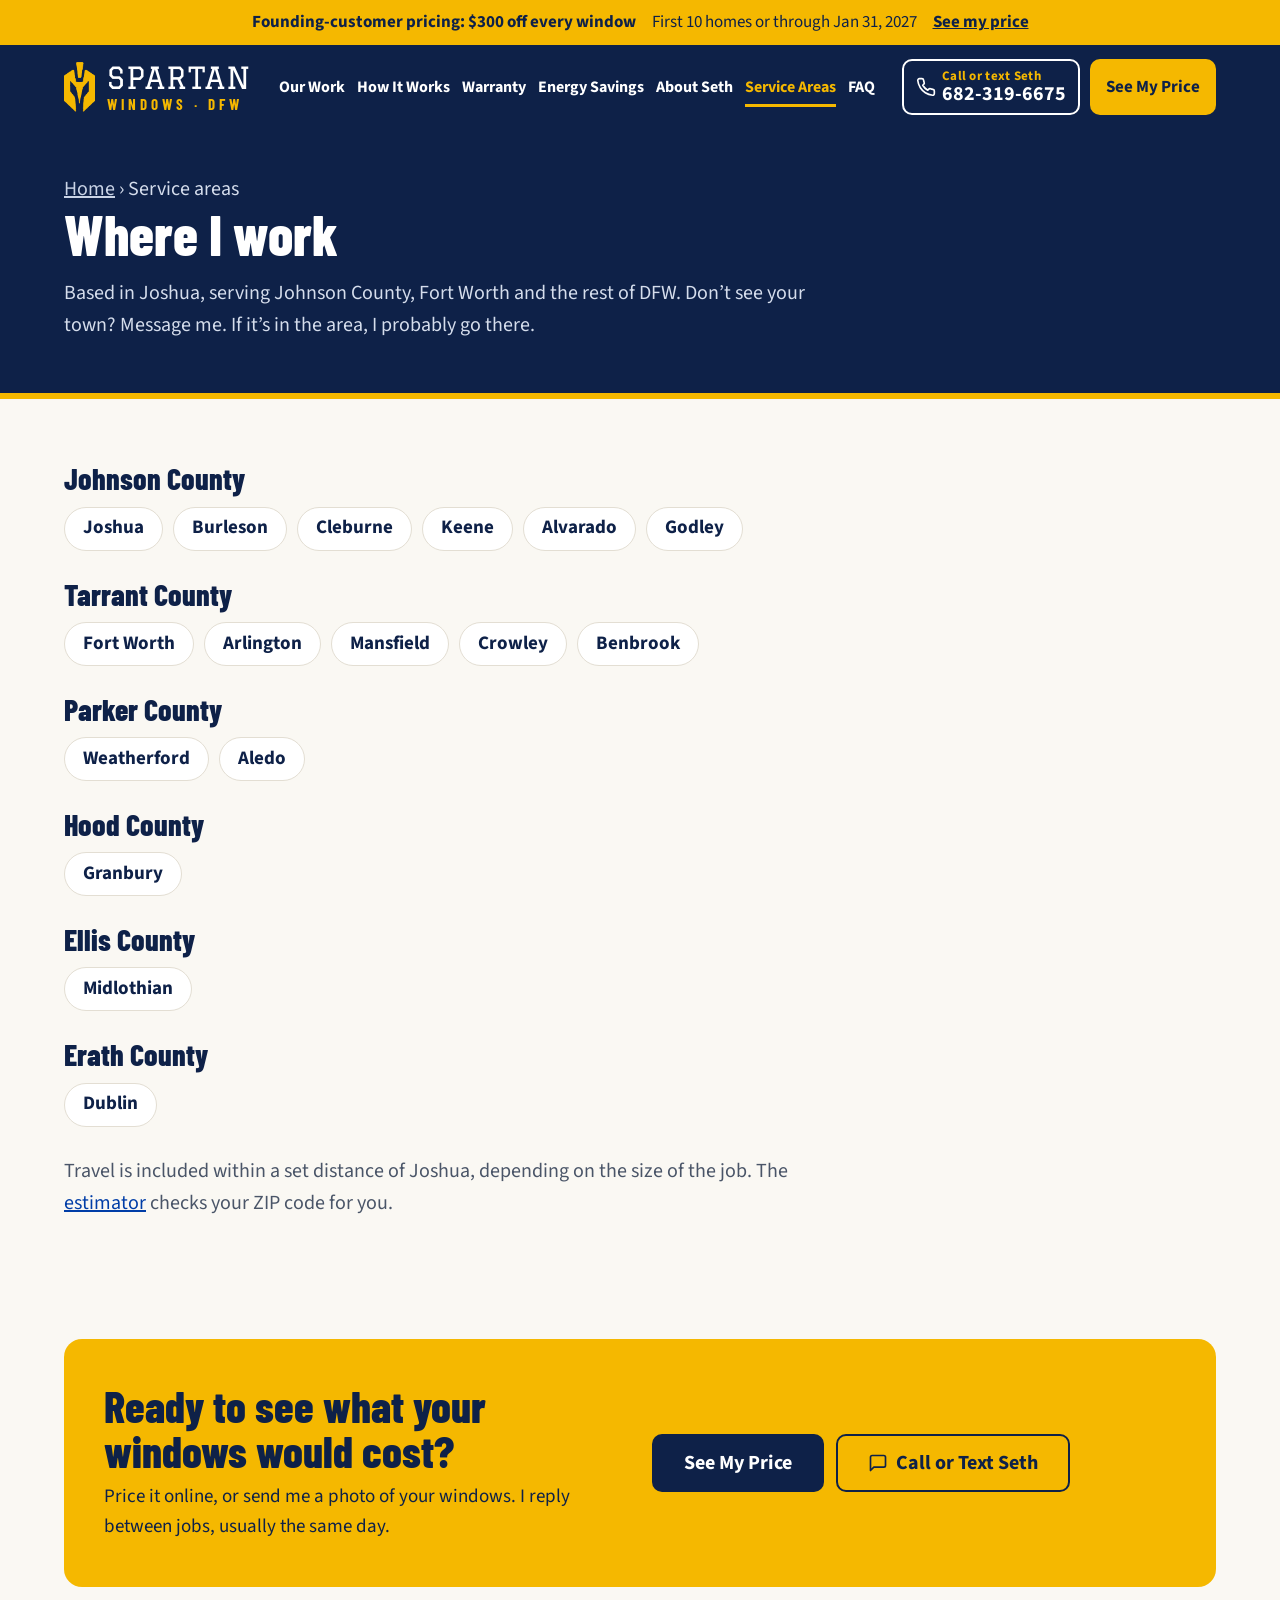
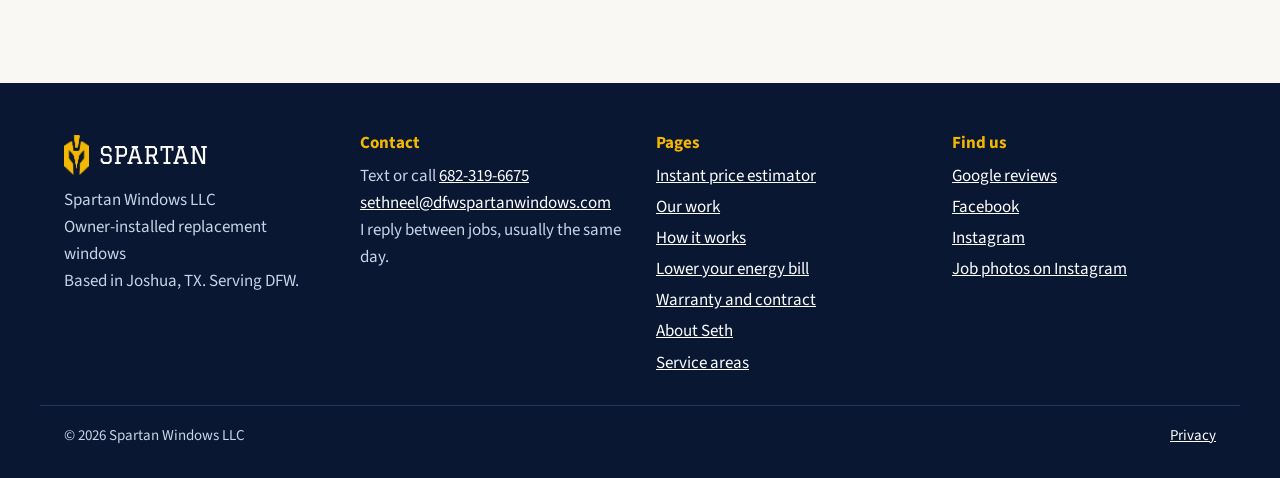
<file: service-areas.html>
<!DOCTYPE html>
<html lang="en">
<head>
<!-- Google tag -->
<script async src="https://www.googletagmanager.com/gtm.js?id=GTM-5QS2S97G"></script>
<script>
  window.dataLayer = window.dataLayer || [];
  function gtag(){dataLayer.push(arguments);}
  gtag('js', new Date());
</script>
<!-- End Google tag -->
<meta charset="UTF-8">
<meta name="viewport" content="width=device-width, initial-scale=1.0">
<title>Service Areas: Joshua, Burleson, Fort Worth &amp; DFW | Spartan Windows</title>
<meta name="description" content="Spartan Windows installs replacement windows in Joshua, Burleson, Cleburne, Fort Worth, Arlington, Weatherford, Granbury and towns across DFW.">
<link rel="canonical" href="https://www.dfwspartanwindows.com/service-areas.html">
<meta property="og:title" content="Service Areas: Joshua, Burleson, Fort Worth &amp; DFW | Spartan Windows">
<meta property="og:description" content="Spartan Windows installs replacement windows in Joshua, Burleson, Cleburne, Fort Worth, Arlington, Weatherford, Granbury and towns across DFW.">
<meta property="og:image" content="https://www.dfwspartanwindows.com/banner.jpg">
<meta property="og:url" content="https://www.dfwspartanwindows.com/service-areas.html">
<meta property="og:type" content="website">
<meta property="og:site_name" content="Spartan Windows">
<meta name="theme-color" content="#0E2148">
<link rel="icon" href="favicon.ico" sizes="any">
<link rel="icon" type="image/png" href="img/favicon-32.png">
<link rel="apple-touch-icon" href="apple-touch-icon.png">
<link rel="preload" href="fonts/barlow-condensed-latin-800-normal.woff2" as="font" type="font/woff2" crossorigin>
<link rel="preload" href="fonts/source-sans-3-latin-400-normal.woff2" as="font" type="font/woff2" crossorigin>
<link rel="stylesheet" href="styles.css">
<!-- Meta Pixel -->
<script>
!function(f,b,e,v,n,t,s){if(f.fbq)return;n=f.fbq=function(){n.callMethod?n.callMethod.apply(n,arguments):n.queue.push(arguments)};if(!f._fbq)f._fbq=n;n.push=n;n.loaded=!0;n.version='2.0';n.queue=[];t=b.createElement(e);t.async=!0;t.src=v;s=b.getElementsByTagName(e)[0];s.parentNode.insertBefore(t,s)}(window,document,'script','https://connect.facebook.net/en_US/fbevents.js');
fbq('init', '2496650784477323');
fbq('track', 'PageView');
</script>
<noscript><img height="1" width="1" style="display:none" alt="" src="https://www.facebook.com/tr?id=2496650784477323&amp;ev=PageView&amp;noscript=1"></noscript>
<!-- End Meta Pixel -->
</head>
<body>
<a class="skip-link" href="#main">Skip to content</a>

<a class="phone-strip" data-phone-link href="tel:+16823196675"><svg aria-hidden="true" width="22" height="22" viewBox="0 0 24 24" fill="none" stroke="currentColor" stroke-width="2" stroke-linecap="round" stroke-linejoin="round"><path d="M22 16.92v3a2 2 0 0 1-2.18 2 19.79 19.79 0 0 1-8.63-3.07 19.5 19.5 0 0 1-6-6 19.79 19.79 0 0 1-3.07-8.67A2 2 0 0 1 4.11 2h3a2 2 0 0 1 2 1.72 12.84 12.84 0 0 0 .7 2.81 2 2 0 0 1-.45 2.11L8.09 9.91a16 16 0 0 0 6 6l1.27-1.27a2 2 0 0 1 2.11-.45 12.84 12.84 0 0 0 2.81.7A2 2 0 0 1 22 16.92z"/></svg><span>Call or text Seth: <strong data-phone-text>682-319-6675</strong></span></a>

<div class="offer-bar" data-founding>
  <div class="wrap">
    <strong>Founding-customer pricing: $300 off every window</strong>
    <span>First 10 homes or through Jan 31, 2027</span>
    <a href="estimate.html">See my price</a>
  </div>
</div>

<header class="site-header">
  <div class="wrap">
    <a class="brand" href="/" aria-label="Spartan Windows home">
      <img src="img/helmet.png" alt="" width="106" height="169">
      <span class="brand-text"><span class="brand-word">SPARTAN</span><span class="brand-sub">WINDOWS &middot; DFW</span></span>
    </a>
    <button class="menu-btn" type="button" aria-expanded="false" aria-controls="site-nav"><svg aria-hidden="true" width="22" height="22" viewBox="0 0 24 24" fill="none" stroke="currentColor" stroke-width="2.2" stroke-linecap="round"><path d="M4 7h16M4 12h16M4 17h16"/></svg>Menu</button>
    <nav id="site-nav" class="nav" aria-label="Main">
      <ul>
<li><a href="work.html">Our Work</a></li>
<li><a href="process.html">How It Works</a></li>
<li><a href="resources.html">Warranty</a></li>
<li><a href="energy-savings.html">Energy Savings</a></li>
<li><a href="about.html">About Seth</a></li>
<li><a href="service-areas.html" aria-current="page">Service Areas</a></li>
<li><a href="/#faq">FAQ</a></li>
      </ul>
    </nav>
    <div class="header-actions">
      <a class="btn btn-outline-light header-phone" data-contact-link data-text-label="{phone}" aria-label="Call or text Seth at 682-319-6675" href="tel:+16823196675"><svg aria-hidden="true" width="22" height="22" viewBox="0 0 24 24" fill="none" stroke="currentColor" stroke-width="2" stroke-linecap="round" stroke-linejoin="round"><path d="M22 16.92v3a2 2 0 0 1-2.18 2 19.79 19.79 0 0 1-8.63-3.07 19.5 19.5 0 0 1-6-6 19.79 19.79 0 0 1-3.07-8.67A2 2 0 0 1 4.11 2h3a2 2 0 0 1 2 1.72 12.84 12.84 0 0 0 .7 2.81 2 2 0 0 1-.45 2.11L8.09 9.91a16 16 0 0 0 6 6l1.27-1.27a2 2 0 0 1 2.11-.45 12.84 12.84 0 0 0 2.81.7A2 2 0 0 1 22 16.92z"/></svg><span class="header-phone-lines"><small>Call or text Seth</small><span data-contact-label>682-319-6675</span></span></a>
      <a class="btn btn-gold" href="estimate.html">See My Price</a>
    </div>
  </div>
</header>

<section class="page-hero">
  <div class="wrap">
    <p class="crumbs"><a href="/">Home</a> &rsaquo; Service areas</p>
    <h1>Where I work</h1>
    <p>Based in Joshua, serving Johnson County, Fort Worth and the rest of DFW. Don&rsquo;t see your town? Message me. If it&rsquo;s in the area, I probably go there.</p>
  </div>
</section>

<main id="main">
<div class="wrap">
  <section class="section">
    <div class="county">
      <h2>Johnson County</h2>
      <ul class="chips">
        <li>Joshua</li>
        <li>Burleson</li>
        <li>Cleburne</li>
        <li>Keene</li>
        <li>Alvarado</li>
        <li>Godley</li>
      </ul>
    </div>
    <div class="county">
      <h2>Tarrant County</h2>
      <ul class="chips">
        <li>Fort Worth</li>
        <li>Arlington</li>
        <li>Mansfield</li>
        <li>Crowley</li>
        <li>Benbrook</li>
      </ul>
    </div>
    <div class="county">
      <h2>Parker County</h2>
      <ul class="chips">
        <li>Weatherford</li>
        <li>Aledo</li>
      </ul>
    </div>
    <div class="county">
      <h2>Hood County</h2>
      <ul class="chips">
        <li>Granbury</li>
      </ul>
    </div>
    <div class="county">
      <h2>Ellis County</h2>
      <ul class="chips">
        <li>Midlothian</li>
      </ul>
    </div>
    <div class="county">
      <h2>Erath County</h2>
      <ul class="chips">
        <li>Dublin</li>
      </ul>
    </div>
    <p class="section-intro" style="margin-top:12px">Travel is included within a set distance of Joshua, depending on the size of the job. The <a href="estimate.html">estimator</a> checks your ZIP code for you.</p>
  </section>

  <section class="section">
    <div class="cta-band">
      <div>
        <h2>Ready to see what your windows would cost?</h2>
        <p>Price it online, or send me a photo of your windows. I reply between jobs, usually the same day.</p>
      </div>
      <div class="btn-row">
        <a class="btn btn-navy btn-lg" href="estimate.html">See My Price</a>
        <a class="btn btn-outline-dark btn-lg" data-contact-link href="tel:+16823196675"><svg aria-hidden="true" width="20" height="20" viewBox="0 0 24 24" fill="none" stroke="currentColor" stroke-width="2" stroke-linecap="round" stroke-linejoin="round"><path d="M21 15a2 2 0 0 1-2 2H7l-4 4V5a2 2 0 0 1 2-2h14a2 2 0 0 1 2 2z"/></svg><span data-contact-label>Call or Text Seth</span></a>
      </div>
    </div>
  </section>

</div>
</main>

<footer class="site-footer">
  <div class="wrap footer-grid">
    <div>
      <div class="footer-brand"><img src="img/helmet.png" alt="" width="25" height="40"><span>SPARTAN</span></div>
      <p>Spartan Windows LLC<br>Owner-installed replacement windows<br>Based in Joshua, TX. Serving DFW.</p>
    </div>
    <div>
      <h2>Contact</h2>
      <p><span data-needs-phone>Text or call <a data-phone-link href="tel:+16823196675"><span data-phone-text>682-319-6675</span></a><br></span>
      <a href="mailto:sethneel@dfwspartanwindows.com">sethneel@dfwspartanwindows.com</a><br>I reply between jobs, usually the same day.</p>
    </div>
    <div>
      <h2>Pages</h2>
      <ul class="footer-links">
        <li><a href="estimate.html">Instant price estimator</a></li>
        <li><a href="work.html">Our work</a></li>
        <li><a href="process.html">How it works</a></li>
        <li><a href="energy-savings.html">Lower your energy bill</a></li>
        <li><a href="resources.html">Warranty and contract</a></li>
        <li><a href="about.html">About Seth</a></li>
        <li><a href="service-areas.html">Service areas</a></li>
      </ul>
    </div>
    <div>
      <h2>Find us</h2>
      <ul class="footer-links">
        <li><a data-reviews-link href="/" hidden>Google reviews</a></li>
        <li><a href="https://www.facebook.com/SpartanWindows">Facebook</a></li>
        <li><a href="https://www.instagram.com/spartan_windows/">Instagram</a></li>
        <li><a href="https://www.instagram.com/spartan_windows_gallery/">Job photos on Instagram</a></li>
      </ul>
    </div>
  </div>
  <div class="wrap footer-bottom"><span>&copy; <span data-year>2026</span> Spartan Windows LLC</span><a href="privacy.html">Privacy</a></div>
</footer>

<div class="mobile-bar">
  <a class="btn btn-outline-dark mobile-call" data-contact-link data-text-label="{phone}" aria-label="Call or text Seth at 682-319-6675" href="tel:+16823196675"><svg aria-hidden="true" width="22" height="22" viewBox="0 0 24 24" fill="none" stroke="currentColor" stroke-width="2" stroke-linecap="round" stroke-linejoin="round"><path d="M22 16.92v3a2 2 0 0 1-2.18 2 19.79 19.79 0 0 1-8.63-3.07 19.5 19.5 0 0 1-6-6 19.79 19.79 0 0 1-3.07-8.67A2 2 0 0 1 4.11 2h3a2 2 0 0 1 2 1.72 12.84 12.84 0 0 0 .7 2.81 2 2 0 0 1-.45 2.11L8.09 9.91a16 16 0 0 0 6 6l1.27-1.27a2 2 0 0 1 2.11-.45 12.84 12.84 0 0 0 2.81.7A2 2 0 0 1 22 16.92z"/></svg><span data-contact-label>682-319-6675</span></a>
  <a class="btn btn-gold" href="estimate.html">See My Price</a>
</div>

<script src="script.js"></script>
</body>
</html>
</file>
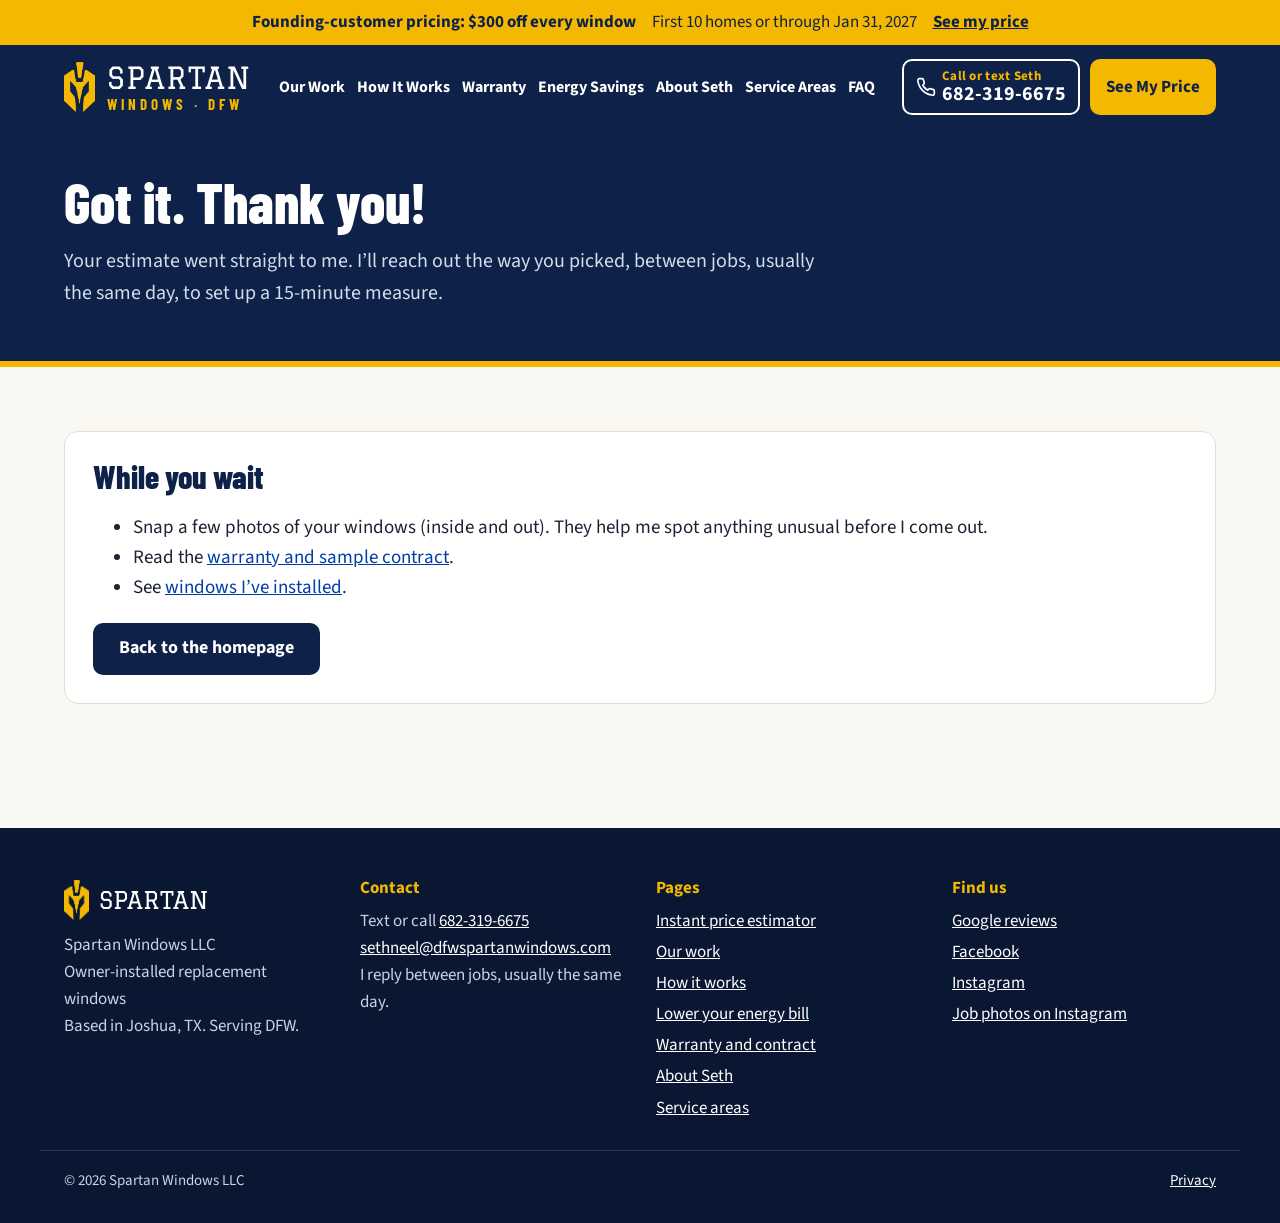
<file: thanks.html>
<!DOCTYPE html>
<html lang="en">
<head>
<!-- Google tag -->
<script async src="https://www.googletagmanager.com/gtm.js?id=GTM-5QS2S97G"></script>
<script>
  window.dataLayer = window.dataLayer || [];
  function gtag(){dataLayer.push(arguments);}
  gtag('js', new Date());
</script>
<!-- End Google tag -->
<!-- Event snippet for Request quote conversion page -->
<script>
  gtag('event', 'conversion', {'send_to': 'AW-18579681405/vKMCCLrw_7wdEP3gvZtF'});
</script>
<meta charset="UTF-8">
<meta name="viewport" content="width=device-width, initial-scale=1.0">
<title>Thank You | Spartan Windows</title>
<meta name="description" content="Your estimate request was sent to Seth Neel.">
<meta name="robots" content="noindex">
<link rel="canonical" href="https://www.dfwspartanwindows.com/thanks.html">
<meta property="og:title" content="Thank You | Spartan Windows">
<meta property="og:description" content="Your estimate request was sent to Seth Neel.">
<meta property="og:image" content="https://www.dfwspartanwindows.com/banner.jpg">
<meta property="og:url" content="https://www.dfwspartanwindows.com/thanks.html">
<meta property="og:type" content="website">
<meta property="og:site_name" content="Spartan Windows">
<meta name="theme-color" content="#0E2148">
<link rel="icon" href="favicon.ico" sizes="any">
<link rel="icon" type="image/png" href="img/favicon-32.png">
<link rel="apple-touch-icon" href="apple-touch-icon.png">
<link rel="preload" href="fonts/barlow-condensed-latin-800-normal.woff2" as="font" type="font/woff2" crossorigin>
<link rel="preload" href="fonts/source-sans-3-latin-400-normal.woff2" as="font" type="font/woff2" crossorigin>
<link rel="stylesheet" href="styles.css">
<!-- Meta Pixel -->
<script>
!function(f,b,e,v,n,t,s){if(f.fbq)return;n=f.fbq=function(){n.callMethod?n.callMethod.apply(n,arguments):n.queue.push(arguments)};if(!f._fbq)f._fbq=n;n.push=n;n.loaded=!0;n.version='2.0';n.queue=[];t=b.createElement(e);t.async=!0;t.src=v;s=b.getElementsByTagName(e)[0];s.parentNode.insertBefore(t,s)}(window,document,'script','https://connect.facebook.net/en_US/fbevents.js');
fbq('init', '2496650784477323');
fbq('track', 'PageView');
fbq('track', 'Lead');
</script>
<noscript><img height="1" width="1" style="display:none" alt="" src="https://www.facebook.com/tr?id=2496650784477323&amp;ev=PageView&amp;noscript=1"></noscript>
<!-- End Meta Pixel -->
</head>
<body>
<a class="skip-link" href="#main">Skip to content</a>

<a class="phone-strip" data-phone-link href="tel:+16823196675"><svg aria-hidden="true" width="22" height="22" viewBox="0 0 24 24" fill="none" stroke="currentColor" stroke-width="2" stroke-linecap="round" stroke-linejoin="round"><path d="M22 16.92v3a2 2 0 0 1-2.18 2 19.79 19.79 0 0 1-8.63-3.07 19.5 19.5 0 0 1-6-6 19.79 19.79 0 0 1-3.07-8.67A2 2 0 0 1 4.11 2h3a2 2 0 0 1 2 1.72 12.84 12.84 0 0 0 .7 2.81 2 2 0 0 1-.45 2.11L8.09 9.91a16 16 0 0 0 6 6l1.27-1.27a2 2 0 0 1 2.11-.45 12.84 12.84 0 0 0 2.81.7A2 2 0 0 1 22 16.92z"/></svg><span>Call or text Seth: <strong data-phone-text>682-319-6675</strong></span></a>

<div class="offer-bar" data-founding>
  <div class="wrap">
    <strong>Founding-customer pricing: $300 off every window</strong>
    <span>First 10 homes or through Jan 31, 2027</span>
    <a href="estimate.html">See my price</a>
  </div>
</div>

<header class="site-header">
  <div class="wrap">
    <a class="brand" href="/" aria-label="Spartan Windows home">
      <img src="img/helmet.png" alt="" width="106" height="169">
      <span class="brand-text"><span class="brand-word">SPARTAN</span><span class="brand-sub">WINDOWS &middot; DFW</span></span>
    </a>
    <button class="menu-btn" type="button" aria-expanded="false" aria-controls="site-nav"><svg aria-hidden="true" width="22" height="22" viewBox="0 0 24 24" fill="none" stroke="currentColor" stroke-width="2.2" stroke-linecap="round"><path d="M4 7h16M4 12h16M4 17h16"/></svg>Menu</button>
    <nav id="site-nav" class="nav" aria-label="Main">
      <ul>
<li><a href="work.html">Our Work</a></li>
<li><a href="process.html">How It Works</a></li>
<li><a href="resources.html">Warranty</a></li>
<li><a href="energy-savings.html">Energy Savings</a></li>
<li><a href="about.html">About Seth</a></li>
<li><a href="service-areas.html">Service Areas</a></li>
<li><a href="/#faq">FAQ</a></li>
      </ul>
    </nav>
    <div class="header-actions">
      <a class="btn btn-outline-light header-phone" data-contact-link data-text-label="{phone}" aria-label="Call or text Seth at 682-319-6675" href="tel:+16823196675"><svg aria-hidden="true" width="22" height="22" viewBox="0 0 24 24" fill="none" stroke="currentColor" stroke-width="2" stroke-linecap="round" stroke-linejoin="round"><path d="M22 16.92v3a2 2 0 0 1-2.18 2 19.79 19.79 0 0 1-8.63-3.07 19.5 19.5 0 0 1-6-6 19.79 19.79 0 0 1-3.07-8.67A2 2 0 0 1 4.11 2h3a2 2 0 0 1 2 1.72 12.84 12.84 0 0 0 .7 2.81 2 2 0 0 1-.45 2.11L8.09 9.91a16 16 0 0 0 6 6l1.27-1.27a2 2 0 0 1 2.11-.45 12.84 12.84 0 0 0 2.81.7A2 2 0 0 1 22 16.92z"/></svg><span class="header-phone-lines"><small>Call or text Seth</small><span data-contact-label>682-319-6675</span></span></a>
      <a class="btn btn-gold" href="estimate.html">See My Price</a>
    </div>
  </div>
</header>

<section class="page-hero">
  <div class="wrap">
    <h1>Got it. Thank you!</h1>
    <p data-thanks-msg data-callback-text="Your request went straight to me. I&rsquo;ll call you back between jobs, usually the same day.">Your estimate went straight to me. I&rsquo;ll reach out the way you picked, between jobs, usually the same day, to set up a 15-minute measure.</p>
  </div>
</section>

<main id="main">
<div class="wrap">
  <section class="section">
    <div class="panel">
      <h2 style="font-size:32px">While you wait</h2>
      <ul>
        <li>Snap a few photos of your windows (inside and out). They help me spot anything unusual before I come out.</li>
        <li>Read the <a href="resources.html">warranty and sample contract</a>.</li>
        <li>See <a href="work.html">windows I&rsquo;ve installed</a>.</li>
      </ul>
      <a class="btn btn-navy" href="/">Back to the homepage</a>
    </div>
  </section>
</div>
</main>

<footer class="site-footer">
  <div class="wrap footer-grid">
    <div>
      <div class="footer-brand"><img src="img/helmet.png" alt="" width="25" height="40"><span>SPARTAN</span></div>
      <p>Spartan Windows LLC<br>Owner-installed replacement windows<br>Based in Joshua, TX. Serving DFW.</p>
    </div>
    <div>
      <h2>Contact</h2>
      <p><span data-needs-phone>Text or call <a data-phone-link href="tel:+16823196675"><span data-phone-text>682-319-6675</span></a><br></span>
      <a href="mailto:sethneel@dfwspartanwindows.com">sethneel@dfwspartanwindows.com</a><br>I reply between jobs, usually the same day.</p>
    </div>
    <div>
      <h2>Pages</h2>
      <ul class="footer-links">
        <li><a href="estimate.html">Instant price estimator</a></li>
        <li><a href="work.html">Our work</a></li>
        <li><a href="process.html">How it works</a></li>
        <li><a href="energy-savings.html">Lower your energy bill</a></li>
        <li><a href="resources.html">Warranty and contract</a></li>
        <li><a href="about.html">About Seth</a></li>
        <li><a href="service-areas.html">Service areas</a></li>
      </ul>
    </div>
    <div>
      <h2>Find us</h2>
      <ul class="footer-links">
        <li><a data-reviews-link href="/" hidden>Google reviews</a></li>
        <li><a href="https://www.facebook.com/SpartanWindows">Facebook</a></li>
        <li><a href="https://www.instagram.com/spartan_windows/">Instagram</a></li>
        <li><a href="https://www.instagram.com/spartan_windows_gallery/">Job photos on Instagram</a></li>
      </ul>
    </div>
  </div>
  <div class="wrap footer-bottom"><span>&copy; <span data-year>2026</span> Spartan Windows LLC</span><a href="privacy.html">Privacy</a></div>
</footer>

<div class="mobile-bar">
  <a class="btn btn-outline-dark mobile-call" data-contact-link data-text-label="{phone}" aria-label="Call or text Seth at 682-319-6675" href="tel:+16823196675"><svg aria-hidden="true" width="22" height="22" viewBox="0 0 24 24" fill="none" stroke="currentColor" stroke-width="2" stroke-linecap="round" stroke-linejoin="round"><path d="M22 16.92v3a2 2 0 0 1-2.18 2 19.79 19.79 0 0 1-8.63-3.07 19.5 19.5 0 0 1-6-6 19.79 19.79 0 0 1-3.07-8.67A2 2 0 0 1 4.11 2h3a2 2 0 0 1 2 1.72 12.84 12.84 0 0 0 .7 2.81 2 2 0 0 1-.45 2.11L8.09 9.91a16 16 0 0 0 6 6l1.27-1.27a2 2 0 0 1 2.11-.45 12.84 12.84 0 0 0 2.81.7A2 2 0 0 1 22 16.92z"/></svg><span data-contact-label>682-319-6675</span></a>
  <a class="btn btn-gold" href="estimate.html">See My Price</a>
</div>

<script src="script.js"></script>
</body>
</html>
</file>
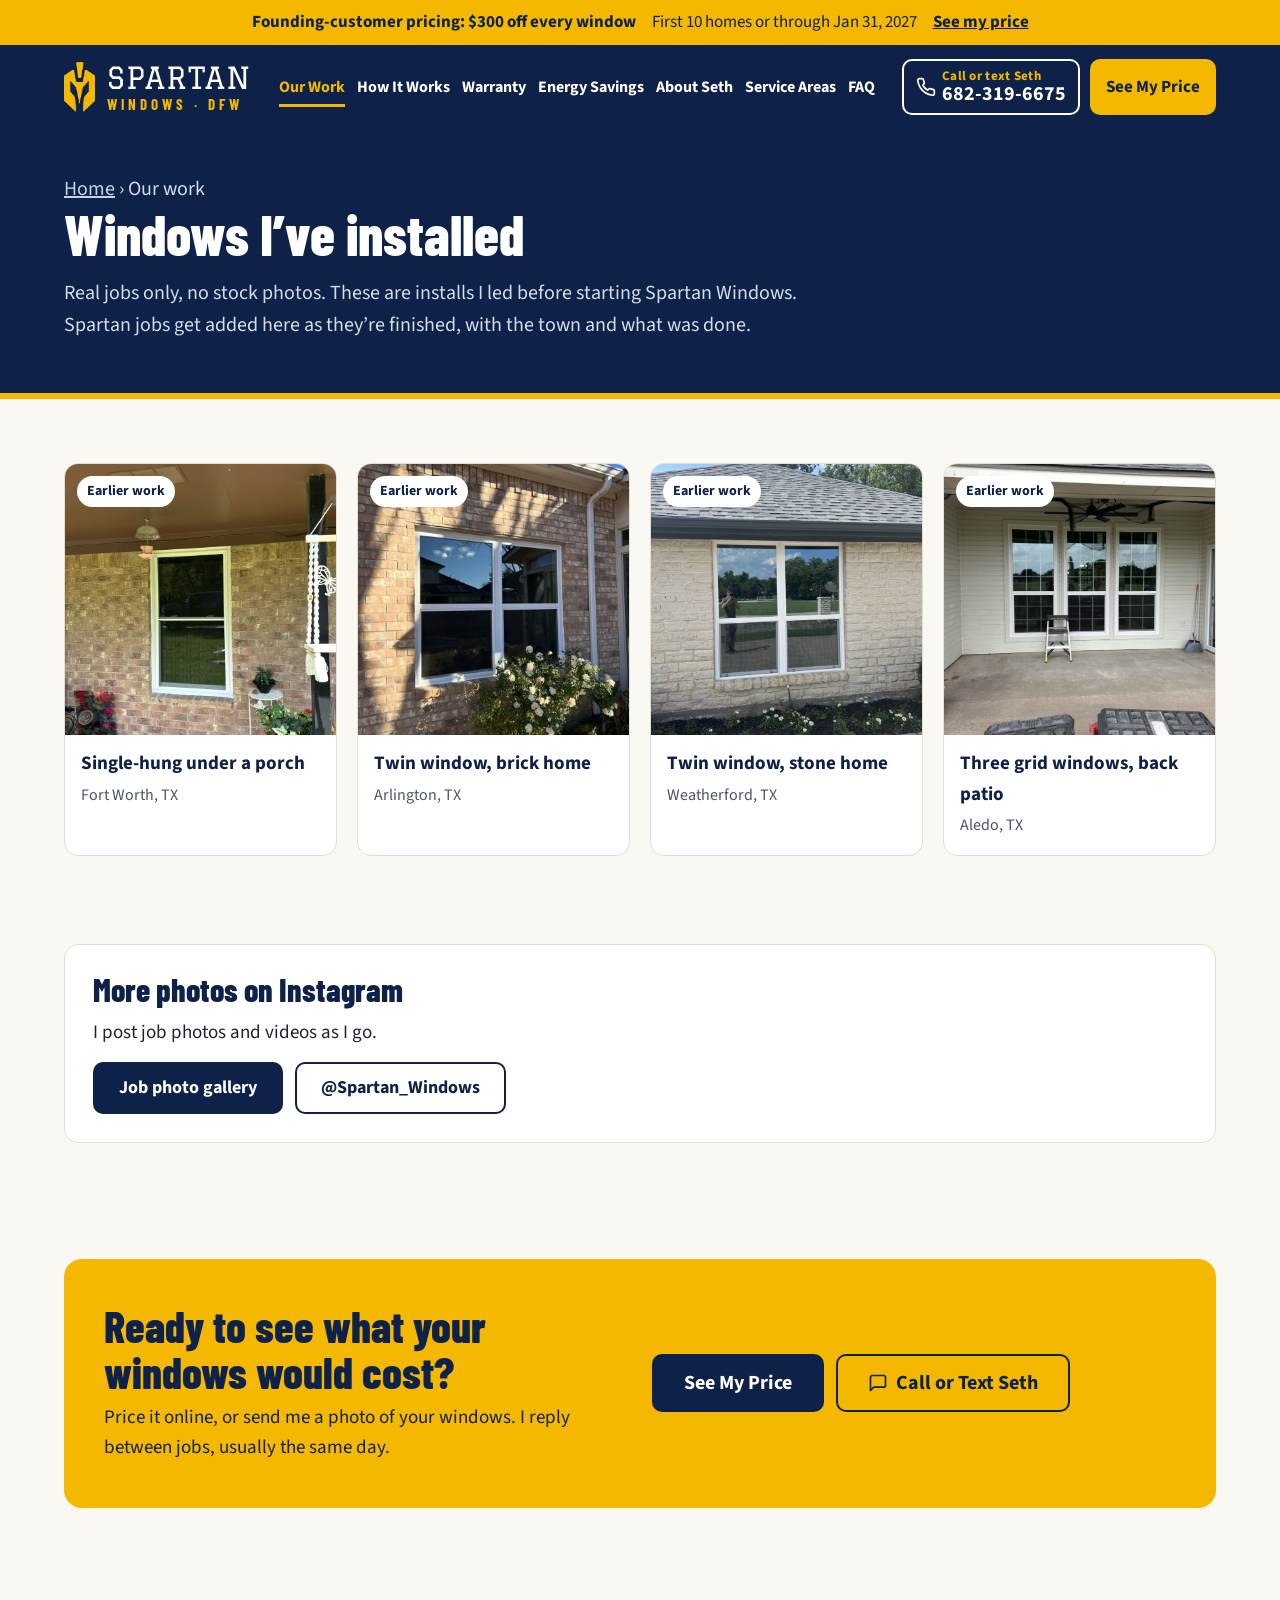
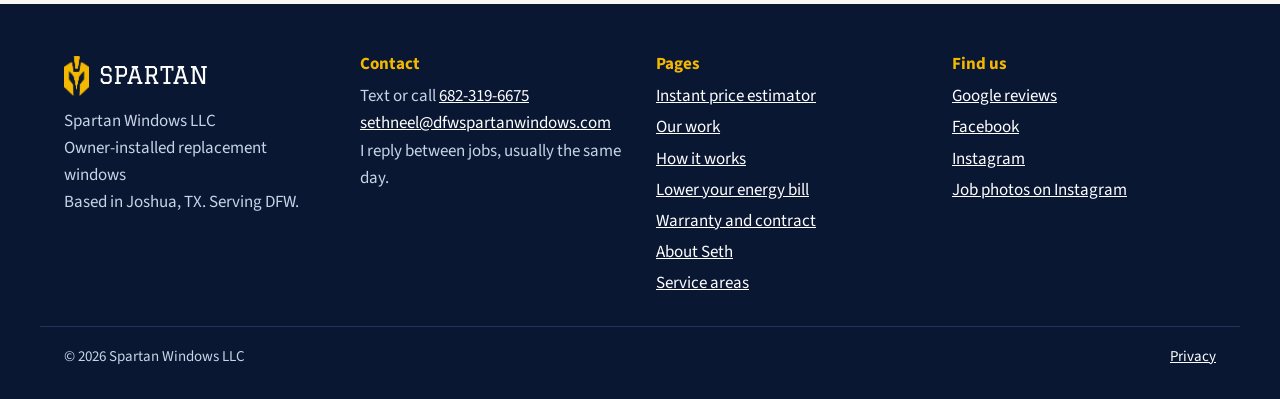
<file: work.html>
<!DOCTYPE html>
<html lang="en">
<head>
<!-- Google tag -->
<script async src="https://www.googletagmanager.com/gtm.js?id=GTM-5QS2S97G"></script>
<script>
  window.dataLayer = window.dataLayer || [];
  function gtag(){dataLayer.push(arguments);}
  gtag('js', new Date());
</script>
<!-- End Google tag -->
<meta charset="UTF-8">
<meta name="viewport" content="width=device-width, initial-scale=1.0">
<title>Our Work: Window Installs Around DFW | Spartan Windows</title>
<meta name="description" content="Real replacement window installs by Seth Neel around Fort Worth, Arlington, Weatherford and Aledo. No stock photos.">
<link rel="canonical" href="https://www.dfwspartanwindows.com/work.html">
<meta property="og:title" content="Our Work: Window Installs Around DFW | Spartan Windows">
<meta property="og:description" content="Real replacement window installs by Seth Neel around Fort Worth, Arlington, Weatherford and Aledo. No stock photos.">
<meta property="og:image" content="https://www.dfwspartanwindows.com/banner.jpg">
<meta property="og:url" content="https://www.dfwspartanwindows.com/work.html">
<meta property="og:type" content="website">
<meta property="og:site_name" content="Spartan Windows">
<meta name="theme-color" content="#0E2148">
<link rel="icon" href="favicon.ico" sizes="any">
<link rel="icon" type="image/png" href="img/favicon-32.png">
<link rel="apple-touch-icon" href="apple-touch-icon.png">
<link rel="preload" href="fonts/barlow-condensed-latin-800-normal.woff2" as="font" type="font/woff2" crossorigin>
<link rel="preload" href="fonts/source-sans-3-latin-400-normal.woff2" as="font" type="font/woff2" crossorigin>
<link rel="stylesheet" href="styles.css">
<!-- Meta Pixel -->
<script>
!function(f,b,e,v,n,t,s){if(f.fbq)return;n=f.fbq=function(){n.callMethod?n.callMethod.apply(n,arguments):n.queue.push(arguments)};if(!f._fbq)f._fbq=n;n.push=n;n.loaded=!0;n.version='2.0';n.queue=[];t=b.createElement(e);t.async=!0;t.src=v;s=b.getElementsByTagName(e)[0];s.parentNode.insertBefore(t,s)}(window,document,'script','https://connect.facebook.net/en_US/fbevents.js');
fbq('init', '2496650784477323');
fbq('track', 'PageView');
</script>
<noscript><img height="1" width="1" style="display:none" alt="" src="https://www.facebook.com/tr?id=2496650784477323&amp;ev=PageView&amp;noscript=1"></noscript>
<!-- End Meta Pixel -->
</head>
<body>
<a class="skip-link" href="#main">Skip to content</a>

<a class="phone-strip" data-phone-link href="tel:+16823196675"><svg aria-hidden="true" width="22" height="22" viewBox="0 0 24 24" fill="none" stroke="currentColor" stroke-width="2" stroke-linecap="round" stroke-linejoin="round"><path d="M22 16.92v3a2 2 0 0 1-2.18 2 19.79 19.79 0 0 1-8.63-3.07 19.5 19.5 0 0 1-6-6 19.79 19.79 0 0 1-3.07-8.67A2 2 0 0 1 4.11 2h3a2 2 0 0 1 2 1.72 12.84 12.84 0 0 0 .7 2.81 2 2 0 0 1-.45 2.11L8.09 9.91a16 16 0 0 0 6 6l1.27-1.27a2 2 0 0 1 2.11-.45 12.84 12.84 0 0 0 2.81.7A2 2 0 0 1 22 16.92z"/></svg><span>Call or text Seth: <strong data-phone-text>682-319-6675</strong></span></a>

<div class="offer-bar" data-founding>
  <div class="wrap">
    <strong>Founding-customer pricing: $300 off every window</strong>
    <span>First 10 homes or through Jan 31, 2027</span>
    <a href="estimate.html">See my price</a>
  </div>
</div>

<header class="site-header">
  <div class="wrap">
    <a class="brand" href="/" aria-label="Spartan Windows home">
      <img src="img/helmet.png" alt="" width="106" height="169">
      <span class="brand-text"><span class="brand-word">SPARTAN</span><span class="brand-sub">WINDOWS &middot; DFW</span></span>
    </a>
    <button class="menu-btn" type="button" aria-expanded="false" aria-controls="site-nav"><svg aria-hidden="true" width="22" height="22" viewBox="0 0 24 24" fill="none" stroke="currentColor" stroke-width="2.2" stroke-linecap="round"><path d="M4 7h16M4 12h16M4 17h16"/></svg>Menu</button>
    <nav id="site-nav" class="nav" aria-label="Main">
      <ul>
<li><a href="work.html" aria-current="page">Our Work</a></li>
<li><a href="process.html">How It Works</a></li>
<li><a href="resources.html">Warranty</a></li>
<li><a href="energy-savings.html">Energy Savings</a></li>
<li><a href="about.html">About Seth</a></li>
<li><a href="service-areas.html">Service Areas</a></li>
<li><a href="/#faq">FAQ</a></li>
      </ul>
    </nav>
    <div class="header-actions">
      <a class="btn btn-outline-light header-phone" data-contact-link data-text-label="{phone}" aria-label="Call or text Seth at 682-319-6675" href="tel:+16823196675"><svg aria-hidden="true" width="22" height="22" viewBox="0 0 24 24" fill="none" stroke="currentColor" stroke-width="2" stroke-linecap="round" stroke-linejoin="round"><path d="M22 16.92v3a2 2 0 0 1-2.18 2 19.79 19.79 0 0 1-8.63-3.07 19.5 19.5 0 0 1-6-6 19.79 19.79 0 0 1-3.07-8.67A2 2 0 0 1 4.11 2h3a2 2 0 0 1 2 1.72 12.84 12.84 0 0 0 .7 2.81 2 2 0 0 1-.45 2.11L8.09 9.91a16 16 0 0 0 6 6l1.27-1.27a2 2 0 0 1 2.11-.45 12.84 12.84 0 0 0 2.81.7A2 2 0 0 1 22 16.92z"/></svg><span class="header-phone-lines"><small>Call or text Seth</small><span data-contact-label>682-319-6675</span></span></a>
      <a class="btn btn-gold" href="estimate.html">See My Price</a>
    </div>
  </div>
</header>

<section class="page-hero">
  <div class="wrap">
    <p class="crumbs"><a href="/">Home</a> &rsaquo; Our work</p>
    <h1>Windows I&rsquo;ve installed</h1>
    <p>Real jobs only, no stock photos. These are installs I led before starting Spartan Windows. Spartan jobs get added here as they&rsquo;re finished, with the town and what was done.</p>
  </div>
</section>

<main id="main">
<div class="wrap">
  <section class="section">
    <div class="gallery">
      <figure class="job">
        <a href="img/work-fort-worth-single-hung.jpg"><img src="img/work-fort-worth-single-hung.jpg" alt="White single-hung replacement window on a brick wall under a covered porch in Fort Worth" width="800" height="1064" loading="lazy"><span class="tag">Earlier work</span></a>
        <figcaption><strong>Single-hung under a porch</strong><span>Fort Worth, TX</span></figcaption>
      </figure>
      <figure class="job">
        <a href="img/work-arlington-twin-window.jpg"><img src="img/work-arlington-twin-window.jpg" alt="Twin white replacement windows on a brick home behind a rose bush in Arlington" width="800" height="1043" loading="lazy"><span class="tag">Earlier work</span></a>
        <figcaption><strong>Twin window, brick home</strong><span>Arlington, TX</span></figcaption>
      </figure>
      <figure class="job">
        <a href="img/work-weatherford-twin-window.jpg"><img src="img/work-weatherford-twin-window.jpg" alt="Twin white replacement window set in a limestone wall in Weatherford" width="800" height="1062" loading="lazy"><span class="tag">Earlier work</span></a>
        <figcaption><strong>Twin window, stone home</strong><span>Weatherford, TX</span></figcaption>
      </figure>
      <figure class="job">
        <a href="img/work-aledo-grid-windows.jpg"><img src="img/work-aledo-grid-windows.jpg" alt="Three white grid windows along a back patio wall in Aledo" width="960" height="707" loading="lazy"><span class="tag">Earlier work</span></a>
        <figcaption><strong>Three grid windows, back patio</strong><span>Aledo, TX</span></figcaption>
      </figure>
    </div>
    <!-- NEW JOB: copy one <figure> above, put the photo in /img, and change the photo name, alt text, title and town.
         Use "Spartan job" instead of "Earlier work" in the tag for Spartan Windows jobs. -->
  </section>
  <section class="section">
    <div class="panel">
      <h2 style="font-size:32px">More photos on Instagram</h2>
      <p>I post job photos and videos as I go.</p>
      <div class="btn-row">
        <a class="btn btn-navy" href="https://www.instagram.com/spartan_windows_gallery/">Job photo gallery</a>
        <a class="btn btn-outline-dark" href="https://www.instagram.com/spartan_windows/">@Spartan_Windows</a>
      </div>
    </div>
  </section>

  <section class="section">
    <div class="cta-band">
      <div>
        <h2>Ready to see what your windows would cost?</h2>
        <p>Price it online, or send me a photo of your windows. I reply between jobs, usually the same day.</p>
      </div>
      <div class="btn-row">
        <a class="btn btn-navy btn-lg" href="estimate.html">See My Price</a>
        <a class="btn btn-outline-dark btn-lg" data-contact-link href="tel:+16823196675"><svg aria-hidden="true" width="20" height="20" viewBox="0 0 24 24" fill="none" stroke="currentColor" stroke-width="2" stroke-linecap="round" stroke-linejoin="round"><path d="M21 15a2 2 0 0 1-2 2H7l-4 4V5a2 2 0 0 1 2-2h14a2 2 0 0 1 2 2z"/></svg><span data-contact-label>Call or Text Seth</span></a>
      </div>
    </div>
  </section>

</div>
</main>

<footer class="site-footer">
  <div class="wrap footer-grid">
    <div>
      <div class="footer-brand"><img src="img/helmet.png" alt="" width="25" height="40"><span>SPARTAN</span></div>
      <p>Spartan Windows LLC<br>Owner-installed replacement windows<br>Based in Joshua, TX. Serving DFW.</p>
    </div>
    <div>
      <h2>Contact</h2>
      <p><span data-needs-phone>Text or call <a data-phone-link href="tel:+16823196675"><span data-phone-text>682-319-6675</span></a><br></span>
      <a href="mailto:sethneel@dfwspartanwindows.com">sethneel@dfwspartanwindows.com</a><br>I reply between jobs, usually the same day.</p>
    </div>
    <div>
      <h2>Pages</h2>
      <ul class="footer-links">
        <li><a href="estimate.html">Instant price estimator</a></li>
        <li><a href="work.html">Our work</a></li>
        <li><a href="process.html">How it works</a></li>
        <li><a href="energy-savings.html">Lower your energy bill</a></li>
        <li><a href="resources.html">Warranty and contract</a></li>
        <li><a href="about.html">About Seth</a></li>
        <li><a href="service-areas.html">Service areas</a></li>
      </ul>
    </div>
    <div>
      <h2>Find us</h2>
      <ul class="footer-links">
        <li><a data-reviews-link href="/" hidden>Google reviews</a></li>
        <li><a href="https://www.facebook.com/SpartanWindows">Facebook</a></li>
        <li><a href="https://www.instagram.com/spartan_windows/">Instagram</a></li>
        <li><a href="https://www.instagram.com/spartan_windows_gallery/">Job photos on Instagram</a></li>
      </ul>
    </div>
  </div>
  <div class="wrap footer-bottom"><span>&copy; <span data-year>2026</span> Spartan Windows LLC</span><a href="privacy.html">Privacy</a></div>
</footer>

<div class="mobile-bar">
  <a class="btn btn-outline-dark mobile-call" data-contact-link data-text-label="{phone}" aria-label="Call or text Seth at 682-319-6675" href="tel:+16823196675"><svg aria-hidden="true" width="22" height="22" viewBox="0 0 24 24" fill="none" stroke="currentColor" stroke-width="2" stroke-linecap="round" stroke-linejoin="round"><path d="M22 16.92v3a2 2 0 0 1-2.18 2 19.79 19.79 0 0 1-8.63-3.07 19.5 19.5 0 0 1-6-6 19.79 19.79 0 0 1-3.07-8.67A2 2 0 0 1 4.11 2h3a2 2 0 0 1 2 1.72 12.84 12.84 0 0 0 .7 2.81 2 2 0 0 1-.45 2.11L8.09 9.91a16 16 0 0 0 6 6l1.27-1.27a2 2 0 0 1 2.11-.45 12.84 12.84 0 0 0 2.81.7A2 2 0 0 1 22 16.92z"/></svg><span data-contact-label>682-319-6675</span></a>
  <a class="btn btn-gold" href="estimate.html">See My Price</a>
</div>

<script src="script.js"></script>
</body>
</html>
</file>
<file: styles.css>
/* =====================================================
   SPARTAN WINDOWS — SITE STYLES (2026 redesign)
   Colors, fonts and sizes live in :root below.
   ===================================================== */

@font-face { font-family: "Source Sans 3"; font-weight: 400; font-style: normal; font-display: swap; src: url("fonts/source-sans-3-latin-400-normal.woff2") format("woff2"); }
@font-face { font-family: "Source Sans 3"; font-weight: 700; font-style: normal; font-display: swap; src: url("fonts/source-sans-3-latin-700-normal.woff2") format("woff2"); }
@font-face { font-family: "Source Sans 3"; font-weight: 400; font-style: italic; font-display: swap; src: url("fonts/source-sans-3-latin-400-italic.woff2") format("woff2"); }
@font-face { font-family: "Barlow Condensed"; font-weight: 700; font-style: normal; font-display: swap; src: url("fonts/barlow-condensed-latin-700-normal.woff2") format("woff2"); }
@font-face { font-family: "Barlow Condensed"; font-weight: 800; font-style: normal; font-display: swap; src: url("fonts/barlow-condensed-latin-800-normal.woff2") format("woff2"); }
@font-face { font-family: "Graduate"; font-weight: 400; font-style: normal; font-display: swap; src: url("fonts/graduate-latin-400-normal.woff2") format("woff2"); }

:root {
  --navy: #0E2148;
  --navy-deep: #091733;
  --navy-line: #22345E;
  --blue: #003DA7;
  --gold: #F5B800;
  --gold-dark: #D9A300;
  --paper: #FAF8F3;
  --white: #FFFFFF;
  --ink: #1B2433;
  --muted: #4A5568;
  --on-navy: #D5DDEC;
  --line: #E3DED3;
  --dash: #C9C2B3;
  --green: #1F6B3A;
  --body: "Source Sans 3", Arial, sans-serif;
  --head: "Barlow Condensed", "Arial Narrow", Arial, sans-serif;
  --mark: "Graduate", Georgia, serif;
  --radius: 14px;
}

*, *::before, *::after { box-sizing: border-box; }
html { scroll-behavior: smooth; -webkit-text-size-adjust: 100%; }
body {
  margin: 0;
  font-family: var(--body);
  font-size: 19px;
  line-height: 1.6;
  color: var(--ink);
  background: var(--paper);
}
img { max-width: 100%; height: auto; display: block; }
a { color: var(--blue); }
a:hover { color: var(--navy); }
:focus-visible { outline: 3px solid var(--gold); outline-offset: 2px; }
h1, h2, h3 { margin: 0; }
h1, h2 { font-family: var(--head); font-weight: 800; line-height: 1.04; color: var(--navy); }
h2 { font-size: clamp(34px, 4vw, 46px); margin-bottom: 12px; }
h3 { font-size: 22px; line-height: 1.3; color: var(--navy); }
p { margin: 0 0 14px; }
.wrap { max-width: 1200px; margin: 0 auto; padding: 0 24px; }
.visually-hidden { position: absolute !important; width: 1px; height: 1px; overflow: hidden; clip: rect(0 0 0 0); white-space: nowrap; }
.skip-link { position: absolute; left: -999px; top: 8px; background: var(--gold); color: var(--navy); padding: 10px 16px; border-radius: 8px; font-weight: 700; z-index: 100; }
.skip-link:focus { left: 8px; }

/* ---------- Buttons ---------- */
.btn {
  display: inline-flex; align-items: center; justify-content: center; gap: 8px;
  min-height: 52px; padding: 0 24px; border-radius: 10px; border: 2px solid transparent;
  font-family: var(--body); font-size: 18px; font-weight: 700; text-decoration: none; cursor: pointer;
  transition: background-color .15s ease, transform .1s ease;
}
.btn:hover { transform: translateY(-1px); }
.btn-lg { min-height: 58px; padding: 0 30px; font-size: 20px; }
.btn-gold { background: var(--gold); color: var(--navy); }
.btn-gold:hover { background: var(--gold-dark); color: var(--navy); }
.btn-navy { background: var(--navy); color: var(--white); }
.btn-navy:hover { background: var(--navy-deep); color: var(--white); }
.btn-outline-light { border-color: var(--white); color: var(--white); background: transparent; }
.btn-outline-light:hover { background: rgba(255,255,255,.1); color: var(--white); }
.btn-outline-dark { border-color: var(--navy); color: var(--navy); background: transparent; }
.btn-outline-dark:hover { background: rgba(14,33,72,.06); color: var(--navy); }
.btn-block { width: 100%; }
.btn svg { flex: none; }

/* ---------- Offer bar ---------- */
.offer-bar { background: var(--gold); color: var(--navy); font-size: 17px; }
.offer-bar .wrap { display: flex; flex-wrap: wrap; justify-content: center; align-items: center; gap: 2px 16px; padding-top: 9px; padding-bottom: 9px; text-align: center; }
.offer-bar a { color: var(--navy); font-weight: 700; }

/* ---------- Header ---------- */
.site-header { background: var(--navy); position: relative; z-index: 20; }
.site-header .wrap { display: flex; flex-wrap: wrap; align-items: center; justify-content: space-between; gap: 12px 16px; padding-top: 14px; padding-bottom: 14px; }
.brand { display: flex; align-items: center; gap: 12px; text-decoration: none; }
.brand img { height: 50px; width: auto; }
.brand-text { display: flex; flex-direction: column; line-height: 1; }
.brand-word { font-family: var(--mark); color: var(--white); font-size: 30px; letter-spacing: 1px; }
.brand-sub { font-family: var(--head); color: var(--gold); font-size: 15px; font-weight: 700; letter-spacing: 4px; margin-top: 4px; }
.nav ul { list-style: none; margin: 0; padding: 0; display: flex; flex-wrap: wrap; gap: 6px 12px; }
.nav a { color: var(--white); text-decoration: none; font-weight: 700; font-size: 16px; padding: 6px 0; border-bottom: 3px solid transparent; }
.nav a:hover, .nav a[aria-current="page"] { color: var(--gold); border-bottom-color: var(--gold); }
.header-actions { display: flex; flex-wrap: wrap; gap: 10px; }
.header-actions .btn { min-height: 48px; padding: 0 14px; font-size: 17px; }
.menu-btn { display: none; min-height: 48px; padding: 0 16px; border-radius: 10px; border: 2px solid #3A5185; background: transparent; color: var(--white); font: 700 17px var(--body); cursor: pointer; align-items: center; gap: 8px; }

/* ---------- Hero ---------- */
.hero { background: var(--navy); color: var(--white); border-bottom: 6px solid var(--gold); }
.hero .wrap { display: flex; flex-wrap: wrap; align-items: center; gap: 48px; padding-top: 56px; padding-bottom: 72px; }
.hero-text { flex: 1 1 520px; min-width: 0; }
.kicker { font-family: var(--head); font-weight: 700; font-size: 18px; letter-spacing: 3px; color: var(--gold); margin: 0 0 14px; text-transform: uppercase; }
.hero h1 { color: var(--white); font-size: clamp(40px, 5.5vw, 60px); margin-bottom: 20px; }
.hero .lead { font-size: 21px; line-height: 1.55; color: var(--on-navy); max-width: 600px; margin-bottom: 28px; }
.btn-row { display: flex; flex-wrap: wrap; gap: 12px; }
.hero .btn-row { margin-bottom: 36px; }
.proof-list { list-style: none; margin: 0; padding: 0; display: grid; grid-template-columns: repeat(auto-fit, minmax(240px, 1fr)); gap: 12px 24px; }
.proof-list li { display: flex; align-items: center; gap: 10px; }
.hero-photo { flex: 0 1 380px; margin: 0; min-width: 0; }
.hero-photo img { width: 100%; aspect-ratio: 4 / 5; object-fit: cover; border-radius: var(--radius); }
.hero-photo figcaption { margin-top: 12px; font-size: 16px; color: var(--on-navy); }
.hero-photo figcaption strong { color: var(--white); }

/* ---------- Inner page hero ---------- */
.page-hero { background: var(--navy); color: var(--white); border-bottom: 6px solid var(--gold); }
.page-hero .wrap { padding-top: 44px; padding-bottom: 52px; }
.page-hero h1 { color: var(--white); font-size: clamp(38px, 5vw, 56px); margin-bottom: 14px; }
.page-hero p { font-size: 20px; color: var(--on-navy); max-width: 760px; margin: 0; }
.crumbs { font-size: 16px; color: #C9D3E6; margin: 0 0 10px; }
.crumbs a { color: #C9D3E6; }

/* ---------- Sections ---------- */
.section { padding: 64px 0 24px; }
.section-intro { font-size: 20px; color: var(--muted); max-width: 760px; margin-bottom: 32px; }
.section-head { display: flex; flex-wrap: wrap; justify-content: space-between; align-items: flex-end; gap: 12px 24px; margin-bottom: 28px; }
.section-head > div { flex: 1 1 520px; min-width: 0; }
.section-head .section-intro { margin-bottom: 0; }
.more-link { font-weight: 700; font-size: 18px; }
.cards { display: grid; grid-template-columns: repeat(auto-fit, minmax(min(280px, 100%), 1fr)); gap: 24px; }
.card { background: var(--white); border: 1px solid var(--line); border-radius: var(--radius); padding: 30px; }
.card h3 { margin-bottom: 10px; font-size: 23px; }
.card p { color: var(--muted); margin: 0; }
.icon-circle { width: 52px; height: 52px; border-radius: 50%; background: var(--navy); display: flex; align-items: center; justify-content: center; margin-bottom: 18px; }

/* ---------- Founding offer ---------- */
.offer-box { background: var(--navy); color: var(--white); border-radius: 18px; padding: clamp(28px, 4vw, 44px) clamp(20px, 3.5vw, 40px); display: flex; flex-wrap: wrap; align-items: center; gap: 28px 48px; }
.offer-box > div:first-child { flex: 1 1 520px; min-width: 0; }
.offer-box h2 { color: var(--white); font-size: clamp(32px, 4vw, 44px); margin-bottom: 14px; }
.offer-box p { color: var(--on-navy); font-size: 19px; margin: 0; }
.offer-side { flex: 0 1 300px; display: flex; flex-direction: column; gap: 14px; align-items: flex-start; }
.pill { display: inline-block; padding: 8px 16px; border-radius: 999px; background: #1C3466; color: var(--gold); font-weight: 700; }

/* ---------- Split layout ---------- */
.split { display: flex; flex-wrap: wrap; gap: 40px; align-items: center; }
.split > * { flex: 1 1 420px; min-width: 0; }
.split ul { margin: 0; padding-left: 22px; display: flex; flex-direction: column; gap: 8px; }

/* ---------- Estimator ---------- */
.est-card { background: var(--white); border: 1px solid var(--line); border-radius: 16px; padding: 28px; box-shadow: 0 10px 30px rgba(14,33,72,.08); }
.est-label { display: block; margin: 0 0 10px; font-weight: 700; font-size: 20px; }
.est-hint { margin: 8px 0 0; font-size: 16px; color: var(--muted); }
.stepper { display: flex; align-items: center; gap: 14px; }
.stepper button { width: 60px; height: 60px; border-radius: 12px; border: 2px solid var(--navy); background: var(--white); color: var(--navy); font: 700 32px/1 var(--body); cursor: pointer; }
.stepper button:hover { background: #EEF1F7; }
.stepper button:disabled { opacity: .35; cursor: default; }
.stepper output { min-width: 80px; text-align: center; font: 800 54px/1 var(--head); color: var(--navy); }
.stepper.small button { width: 52px; height: 52px; font-size: 28px; }
.stepper.small output { min-width: 60px; font-size: 42px; }
.line { display: flex; justify-content: space-between; gap: 12px; padding: 5px 0; }
.line span:last-child { white-space: nowrap; }
.line.strike span:last-child { text-decoration: line-through; }
.line.save { color: var(--green); font-weight: 700; }
.total { display: flex; justify-content: space-between; align-items: baseline; gap: 12px; border-top: 2px solid var(--line); margin-top: 8px; padding-top: 14px; }
.total strong { font-size: 20px; }
.total output { font: 800 46px/1 var(--head); color: var(--navy); }

.est-layout { display: flex; flex-wrap: wrap; gap: 24px; align-items: flex-start; }
.est-inputs { flex: 1 1 400px; min-width: 0; display: flex; flex-direction: column; gap: 28px; }
.est-side { flex: 1 1 400px; min-width: 0; display: flex; flex-direction: column; gap: 18px; position: sticky; top: 16px; }
.price-box { background: var(--navy); color: var(--white); border-radius: 16px; padding: 26px 28px; }
.price-box .line { color: var(--on-navy); }
.price-box .line.save { color: var(--gold); }
.price-box .total { border-top-color: #2A4278; }
.price-box .total output { color: var(--white); font-size: 58px; }
.price-box .fine { margin: 12px 0 0; font-size: 15px; color: #C9D3E6; }
.choice-group { display: grid; grid-template-columns: repeat(auto-fit, minmax(140px, 1fr)); gap: 10px; border: 0; padding: 0; margin: 0; }
.choice-group legend { font-weight: 700; font-size: 20px; margin-bottom: 10px; padding: 0; }
.choice { position: relative; }
.choice input { position: absolute; opacity: 0; inset: 0; width: 100%; height: 100%; margin: 0; cursor: pointer; }
.choice span { display: flex; flex-direction: column; justify-content: center; align-items: center; text-align: center; min-height: 60px; padding: 8px; border-radius: 12px; border: 2px solid var(--dash); background: var(--white); color: var(--navy); font-weight: 700; line-height: 1.3; }
.choice small { font-weight: 400; color: var(--muted); font-size: 15px; }
.choice input:checked + span { background: var(--navy); border-color: var(--navy); color: var(--white); }
.choice input:checked + span small { color: var(--gold); }
.choice input:focus-visible + span { outline: 3px solid var(--gold); outline-offset: 2px; }
.choice-group.compact { grid-template-columns: repeat(3, minmax(0, 1fr)); }
.choice-group.compact span { min-height: 48px; }

.field { display: flex; flex-direction: column; gap: 4px; }
.field label { font-weight: 700; font-size: 16px; }
.field input, .field textarea { width: 100%; min-height: 52px; padding: 0 14px; border: 2px solid var(--dash); border-radius: 10px; font: 18px var(--body); color: var(--ink); background: var(--white); }
.field textarea { min-height: 96px; padding: 12px 14px; resize: vertical; }
.field input:focus, .field textarea:focus { border-color: var(--navy); outline: none; box-shadow: 0 0 0 3px rgba(245,184,0,.5); }
.field .opt { font-weight: 400; color: var(--muted); }
.field label.est-label { font-size: 20px; }
.form-grid { display: grid; grid-template-columns: repeat(auto-fit, minmax(200px, 1fr)); gap: 12px; margin-bottom: 14px; }
.form-note { margin: 10px 0 0; font-size: 15px; color: var(--muted); }
.hp { display: none !important; }

/* ---------- Work gallery ---------- */
.gallery { display: grid; grid-template-columns: repeat(auto-fit, minmax(min(250px, 100%), 1fr)); gap: 20px; }
.job { margin: 0; background: var(--white); border: 1px solid var(--line); border-radius: var(--radius); overflow: hidden; }
.job a { display: block; position: relative; }
.job img { width: 100%; aspect-ratio: 1 / 1; object-fit: cover; }
.tag { position: absolute; top: 12px; left: 12px; background: var(--white); color: var(--navy); font-size: 14px; font-weight: 700; padding: 4px 10px; border-radius: 999px; }
.job figcaption { padding: 14px 16px; }
.job figcaption strong { display: block; color: var(--navy); }
.job figcaption span { color: var(--muted); font-size: 16px; }

/* ---------- Steps ---------- */
.steps { list-style: none; margin: 0; padding: 0; display: grid; grid-template-columns: repeat(auto-fit, minmax(200px, 1fr)); gap: 20px; }
.step { background: var(--white); border: 1px solid var(--line); border-radius: var(--radius); padding: 24px; }
.step-num { display: block; font: 800 44px/1 var(--head); color: var(--blue); }
.step strong { display: block; margin: 10px 0 6px; font-size: 20px; color: var(--navy); }
.step span { color: var(--muted); }
.steps-long { list-style: none; margin: 0; padding: 0; display: flex; flex-direction: column; gap: 20px; max-width: 900px; }
.steps-long li { display: flex; gap: 24px; background: var(--white); border: 1px solid var(--line); border-radius: var(--radius); padding: 28px; }
.steps-long .step-num { flex: none; width: 56px; }
.steps-long h2 { font-size: 30px; margin-bottom: 10px; }
.steps-long ul { margin: 0; padding-left: 20px; color: var(--ink); }
.steps-long li li { display: list-item; padding: 0; border: 0; background: none; margin-bottom: 8px; }

/* ---------- About ---------- */
.about-box { background: var(--white); border: 1px solid var(--line); border-radius: 18px; padding: clamp(28px, 4vw, 44px) clamp(20px, 3.5vw, 40px); display: flex; flex-wrap: wrap; gap: 32px 56px; }
.about-facts { flex: 0 1 300px; min-width: 0; }
.about-facts ul { list-style: none; margin: 0; padding: 0; display: flex; flex-direction: column; gap: 10px; }
.about-facts li { display: flex; gap: 10px; align-items: center; }
.about-story { flex: 1 1 520px; min-width: 0; font-size: 20px; line-height: 1.65; }
.signoff { font-style: italic; color: var(--muted); }

/* ---------- Reviews ---------- */
.review-slots { display: grid; grid-template-columns: repeat(auto-fit, minmax(min(280px, 100%), 1fr)); gap: 20px; }
.review-slot { border: 2px dashed var(--dash); border-radius: var(--radius); padding: 26px; color: var(--muted); min-height: 140px; display: flex; align-items: center; }

/* ---------- Chips (towns) ---------- */
.chips { display: flex; flex-wrap: wrap; gap: 10px; list-style: none; margin: 0; padding: 0; }
.chips li, .chips a { display: inline-flex; align-items: center; min-height: 44px; padding: 0 18px; background: var(--white); border: 1px solid var(--line); border-radius: 999px; font-weight: 700; color: var(--navy); text-decoration: none; }
.county { margin-bottom: 28px; }
.county h2 { font-size: 30px; margin-bottom: 12px; }

/* ---------- FAQ ---------- */
.faq-grid { display: grid; grid-template-columns: repeat(auto-fit, minmax(min(420px, 100%), 1fr)); gap: 14px 24px; align-items: start; }
details { background: var(--white); border: 1px solid var(--line); border-radius: 12px; padding: 18px 22px; }
summary { font-weight: 700; font-size: 19px; color: var(--navy); cursor: pointer; }
details p { margin: 10px 0 0; color: var(--muted); }

/* ---------- Content pages ---------- */
.prose { max-width: 820px; }
.prose h2 { font-size: clamp(30px, 3.5vw, 38px); margin: 36px 0 12px; }
.prose h3 { margin: 24px 0 8px; }
.prose ul { padding-left: 22px; }
.prose li { margin-bottom: 8px; }
.panel { background: var(--white); border: 1px solid var(--line); border-radius: var(--radius); padding: 28px; margin-bottom: 28px; }
.note { background: #FFF6D6; border-radius: 12px; padding: 16px 20px; margin: 18px 0; }
.contract { background: #FDFCF9; border: 1px solid var(--line); border-radius: 12px; padding: 24px; font-size: 16px; line-height: 1.6; }
.contract h3 { font-size: 18px; margin: 18px 0 6px; }
.contract h3:first-child { margin-top: 0; }
.contract ul { margin: 0; padding-left: 20px; }

/* ---------- Call to action band ---------- */
.cta-band { background: var(--gold); color: var(--navy); border-radius: 18px; padding: clamp(28px, 4vw, 44px) clamp(20px, 3.5vw, 40px); display: flex; flex-wrap: wrap; align-items: center; justify-content: space-between; gap: 24px; }
.cta-band > div { flex: 1 1 480px; min-width: 0; }
.cta-band h2 { font-size: clamp(32px, 4vw, 44px); margin-bottom: 8px; }
.cta-band p { font-size: 19px; margin: 0; }

/* ---------- Footer ---------- */
.site-footer { background: var(--navy-deep); color: #C9D3E6; font-size: 17px; margin-top: 72px; }
.footer-grid { display: grid; grid-template-columns: repeat(auto-fit, minmax(220px, 1fr)); gap: 32px; padding-top: 52px; padding-bottom: 28px; }
.site-footer h2 { font-family: var(--body); font-size: 17px; font-weight: 700; color: var(--gold); margin: 0 0 10px; }
.site-footer p { margin: 0; }
.site-footer a { color: var(--white); }
.footer-links { list-style: none; margin: 0; padding: 0; display: flex; flex-direction: column; gap: 4px; }
.footer-brand { display: flex; align-items: center; gap: 10px; margin-bottom: 12px; }
.footer-brand img { height: 40px; width: auto; }
.footer-brand span { font-family: var(--mark); color: var(--white); font-size: 24px; }
.footer-bottom { border-top: 1px solid var(--navy-line); padding-top: 18px; padding-bottom: 30px; font-size: 15px; display: flex; flex-wrap: wrap; justify-content: space-between; gap: 8px; }

/* ---------- Phone bar (bottom of screen on phones) ---------- */
.mobile-bar { display: none; }

[hidden] { display: none !important; }

@media (max-width: 860px) {
  .menu-btn { display: inline-flex; }
  .header-actions { display: none; }
  .nav { flex-basis: 100%; display: none; }
  .nav.open { display: block; }
  .nav ul { flex-direction: column; gap: 0; border-top: 1px solid var(--navy-line); padding-top: 8px; }
  .nav a { display: block; padding: 12px 0; font-size: 19px; border-bottom: 0; }
  .hero .wrap { padding-top: 32px; padding-bottom: 44px; gap: 28px; }
  .hero-photo { flex-basis: 100%; }
  .est-side { position: static; }
  .steps-long li { flex-direction: column; gap: 8px; padding: 22px; }
  .mobile-bar {
    display: grid; grid-template-columns: repeat(2, minmax(0, 1fr)); gap: 10px;
    position: fixed; left: 0; right: 0; bottom: 0; z-index: 50;
    background: var(--white); border-top: 1px solid var(--line);
    padding: 10px 14px calc(14px + env(safe-area-inset-bottom));
    box-shadow: 0 -6px 20px rgba(9,23,51,.18);
  }
  .mobile-bar .btn { min-height: 54px; padding: 0 10px; }
  body { padding-bottom: 88px; }
  .site-footer { margin-top: 48px; }
}
@media (max-width: 420px) {
  .wrap { padding: 0 16px; }
  .brand img { height: 42px; }
  .brand-word { font-size: 25px; }
  .brand-sub { font-size: 13px; letter-spacing: 3px; }
  .stepper button { width: 56px; height: 56px; }
}
@media (prefers-reduced-motion: reduce) {
  html { scroll-behavior: auto; }
  .btn:hover { transform: none; }
}

/* ---------- Energy savings page ---------- */
.stat-box { background: var(--navy); color: var(--white); border-radius: 18px; padding: clamp(28px, 4vw, 44px) clamp(20px, 3.5vw, 40px); display: flex; flex-wrap: wrap; align-items: center; gap: 16px 40px; }
.big-num { font: 800 clamp(72px, 10vw, 128px)/0.9 var(--head); color: var(--gold); white-space: nowrap; }
.stat-box p { font-size: clamp(20px, 2.2vw, 26px); font-weight: 700; margin: 0; flex: 1 1 360px; }
.stat-box .src { display: block; font-size: 16px; font-weight: 400; color: #C9D3E6; margin-top: 10px; }
.stat-box .src a { color: #FFFFFF; }
.signs { list-style: none; margin: 0; padding: 0; display: grid; grid-template-columns: repeat(auto-fit, minmax(min(320px, 100%), 1fr)); gap: 16px; }
.signs li { background: var(--white); border: 1px solid var(--line); border-radius: var(--radius); padding: 20px 22px; display: flex; gap: 14px; align-items: flex-start; }
.signs li svg { flex: none; margin-top: 3px; }
.signs strong { display: block; color: var(--navy); font-size: 20px; }
.signs span { color: var(--muted); }
.label-grid { display: grid; grid-template-columns: repeat(auto-fit, minmax(min(260px, 100%), 1fr)); gap: 20px; }
.callout { background: #FFF6D6; border-radius: var(--radius); padding: 24px 26px; }
.callout h2 { font-size: clamp(28px, 3vw, 34px); }
.sources { font-size: 15px; color: var(--muted); }
.sources a { word-break: break-word; }
.pair { display: grid; grid-template-columns: repeat(2, minmax(0, 1fr)); gap: 16px; }
.pair figure { margin: 0; position: relative; border-radius: var(--radius); overflow: hidden; }
.pair img { width: 100%; aspect-ratio: 4 / 5; object-fit: cover; }
.pair .tag { top: 12px; left: 12px; background: var(--gold); }
.pair figcaption { position: absolute; left: 10px; right: 10px; bottom: 10px; background: rgba(14,33,72,.9); color: #FFFFFF; font-size: 15px; font-weight: 700; padding: 8px 12px; border-radius: 10px; line-height: 1.3; }

/* ---------- Tap-to-enlarge before/after photos ---------- */
.pair figure[data-zoom] { cursor: zoom-in; }
.zoom-hint { position: absolute; top: 10px; right: 10px; width: 36px; height: 36px; border-radius: 50%; background: rgba(14,33,72,.85); display: grid; place-items: center; pointer-events: none; }
html.lb-open { overflow: hidden; }
.lb { position: fixed; inset: 0; z-index: 100; display: flex; flex-direction: column; background: var(--navy-deep); color: var(--white); padding: calc(12px + env(safe-area-inset-top)) 14px calc(16px + env(safe-area-inset-bottom)); }
.lb[hidden] { display: none; }
.lb-bar { display: flex; align-items: center; justify-content: space-between; gap: 12px; margin-bottom: 12px; }
.lb-tabs { display: inline-flex; gap: 4px; background: var(--navy-line); border-radius: 999px; padding: 4px; }
.lb-tabs[hidden] { display: none; }
.lb-tabs button { font: 700 18px var(--body); color: var(--white); background: transparent; border: 0; border-radius: 999px; padding: 10px 22px; min-height: 44px; cursor: pointer; }
.lb-tabs button[aria-pressed="true"] { background: var(--gold); color: var(--navy); }
.lb-close { margin-left: auto; width: 48px; height: 48px; border-radius: 50%; border: 2px solid rgba(255,255,255,.6); background: transparent; color: var(--white); display: grid; place-items: center; cursor: pointer; }
.lb-stage { flex: 1; min-height: 0; display: flex; flex-direction: column; align-items: center; justify-content: center; touch-action: pan-y pinch-zoom; }
.lb-stage img { flex: 0 1 auto; min-height: 0; max-width: 100%; max-height: 100%; width: auto; height: auto; object-fit: contain; border-radius: 10px; }
.lb-cap, .lb-hint { flex-shrink: 0; }
.lb-cap { text-align: center; font-size: 19px; font-weight: 700; margin: 14px 0 4px; }
.lb-hint { text-align: center; font-size: 15px; color: var(--on-navy); margin: 0; }
@media (max-width: 600px) {
  .pair figcaption { left: 8px; right: 8px; bottom: 8px; font-size: 14px; padding: 6px 9px; }
}

/* Text-consent checkbox on the estimate form */
.consent { display: flex; gap: 12px; align-items: flex-start; margin: 0 0 16px; font-size: 16px; line-height: 1.45; cursor: pointer; }
.consent input { width: 22px; height: 22px; margin: 2px 0 0; flex: 0 0 auto; accent-color: var(--navy); }

/* ---------- Price list and ratings tables ---------- */
.table-scroll { overflow-x: auto; -webkit-overflow-scrolling: touch; }
.price-table { width: 100%; border-collapse: separate; border-spacing: 0; background: var(--white); border: 1px solid var(--line); border-radius: var(--radius); overflow: hidden; font-size: 19px; }
.price-table caption { caption-side: bottom; text-align: left; font-size: 15px; color: var(--muted); padding-top: 10px; }
.price-table th, .price-table td { padding: 12px 18px; text-align: left; border-bottom: 1px solid var(--line); }
.price-table tbody tr:last-child td { border-bottom: 0; }
.price-table thead th { background: var(--navy); color: var(--white); font-weight: 700; font-size: 17px; }
.price-table .num { text-align: right; white-space: nowrap; }
.price-table tbody tr:nth-child(even) td { background: #FAF8F3; }
.price-table tr.highlight td { background: #FFF6D6; font-weight: 700; color: var(--navy); }
.price-table.ratings .num { white-space: normal; }
@media (max-width: 600px) {
  .price-table { font-size: 17px; }
  .price-table th, .price-table td { padding: 10px 12px; }
  .price-table.ratings { font-size: 15px; }
  .price-table.ratings th, .price-table.ratings td { padding: 10px 8px; }
  .price-table.ratings thead th { font-size: 14px; }
}

/* ---------- Phone number in plain view ---------- */
.phone-strip { display: none; }
.header-actions .header-phone { min-height: 56px; padding: 4px 12px; gap: 6px; }
.header-phone svg { width: 20px; height: 20px; }
.header-phone-lines { display: flex; flex-direction: column; align-items: flex-start; line-height: 1.1; }
.header-phone-lines small { font-size: 13px; font-weight: 700; color: var(--gold); letter-spacing: .3px; }
.header-phone-lines [data-contact-label] { font-size: 20px; }
.hero-phone { font-size: 21px; color: var(--on-navy); }
.hero-phone a { color: var(--gold); font-weight: 700; white-space: nowrap; }
.hero .hero-phone { margin: -16px 0 32px; }
.page-hero .hero-phone { font-size: 21px; margin-top: 16px; }
.mobile-call [data-contact-label] { white-space: nowrap; }
@media (max-width: 860px) {
  .phone-strip {
    display: flex; align-items: center; justify-content: center; gap: 8px;
    min-height: 52px; padding: 8px 16px; background: var(--navy-deep); color: var(--white);
    font-size: 19px; font-weight: 700; text-decoration: none; text-align: center; line-height: 1.25;
  }
  .phone-strip:hover { color: var(--white); }
  .phone-strip svg { color: var(--gold); }
  .phone-strip strong { color: var(--gold); font-size: 22px; white-space: nowrap; }
}
@media (max-width: 380px) {
  .phone-strip { font-size: 17px; }
  .phone-strip strong { font-size: 20px; }
  .mobile-bar .btn { font-size: 17px; }
  .mobile-bar .mobile-call svg { display: none; }
}

/* ---------- Call-back form (estimate page) ---------- */
.callback-box { display: flex; flex-wrap: wrap; align-items: center; gap: 28px 48px; }
.callback-intro { flex: 1 1 360px; min-width: 0; }
.callback-intro p { font-size: 20px; }
.callback-phone { font-weight: 700; color: var(--navy); }
.callback-phone a { font: 800 40px/1.2 var(--head); white-space: nowrap; }
.callback-form { flex: 1 1 420px; min-width: 0; display: flex; flex-direction: column; gap: 18px; }
.callback-form .field label { font-size: 20px; }
.callback-form .field input { min-height: 60px; font-size: 21px; }
.callback-form .choice-group { grid-template-columns: repeat(2, minmax(0, 1fr)); }
.callback-form .choice span { min-height: 56px; font-size: 19px; }
.callback-form .form-note { margin: 0; }
</file>
